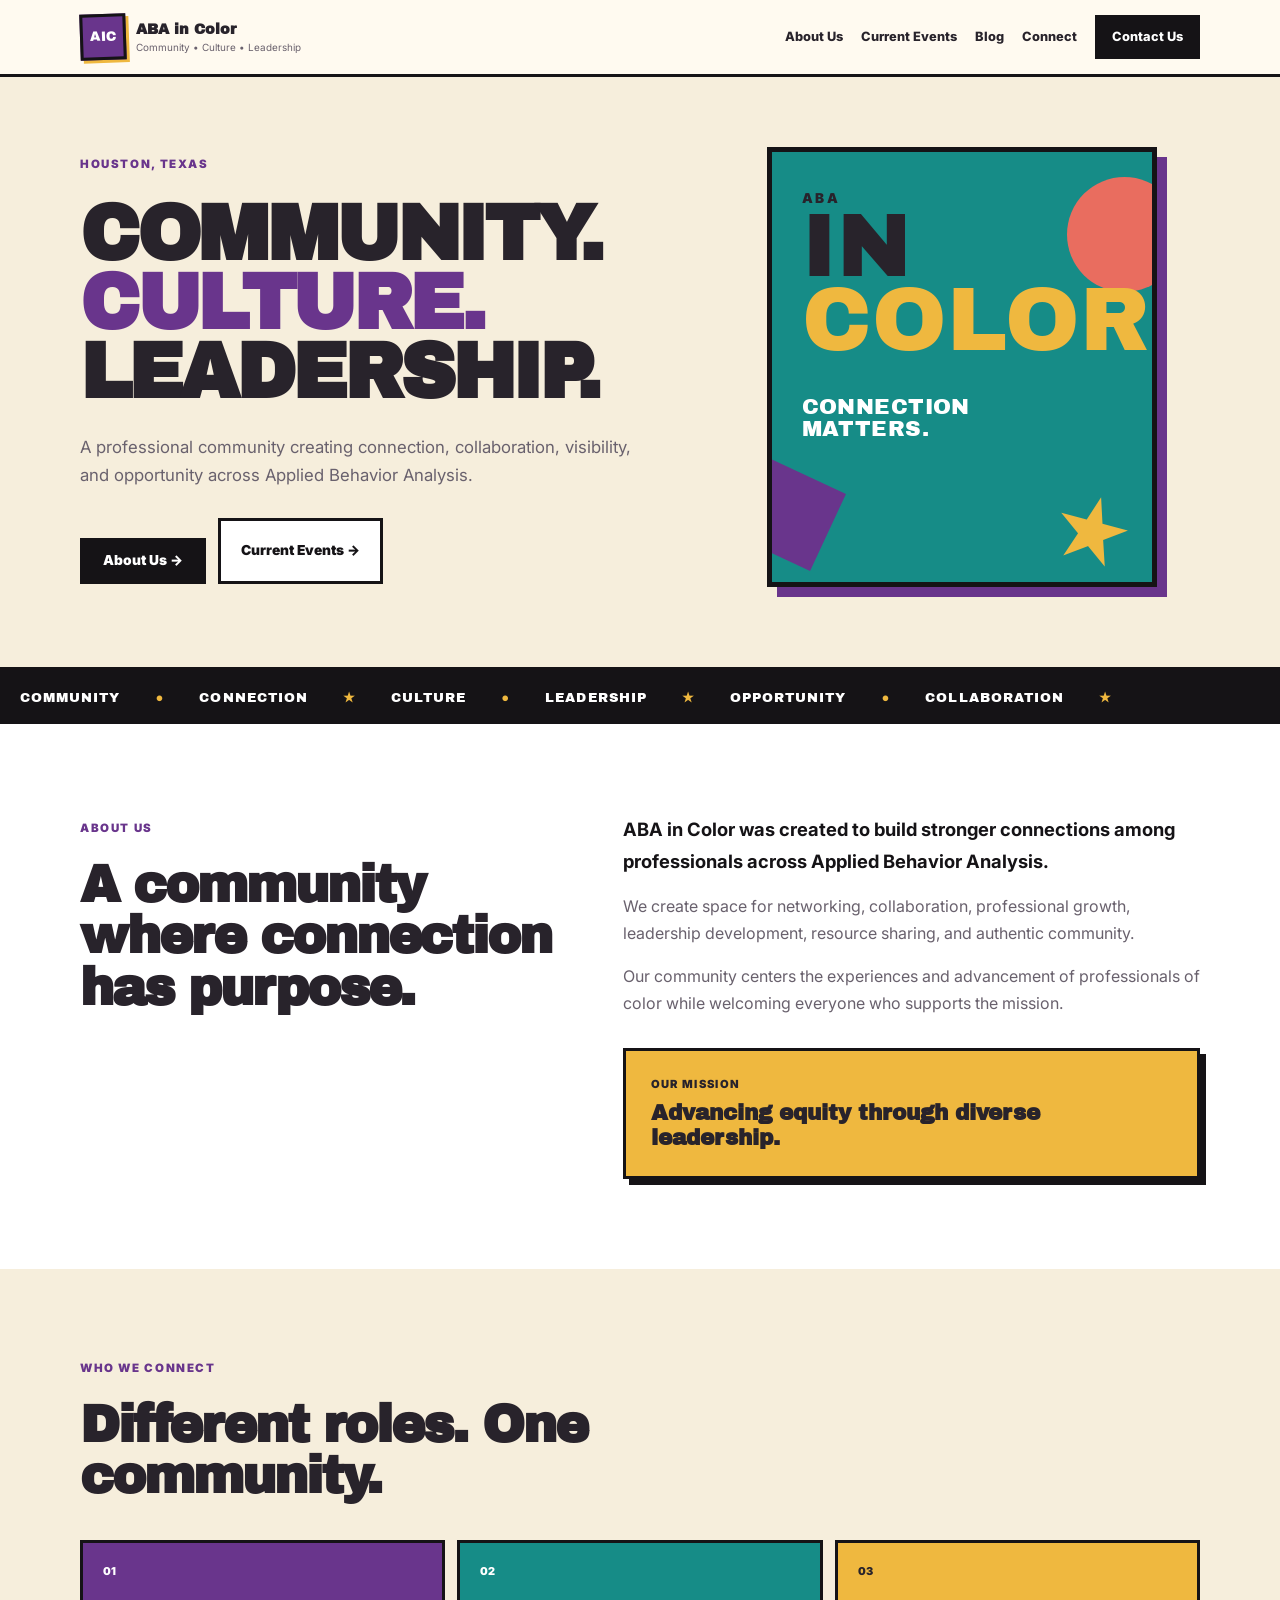
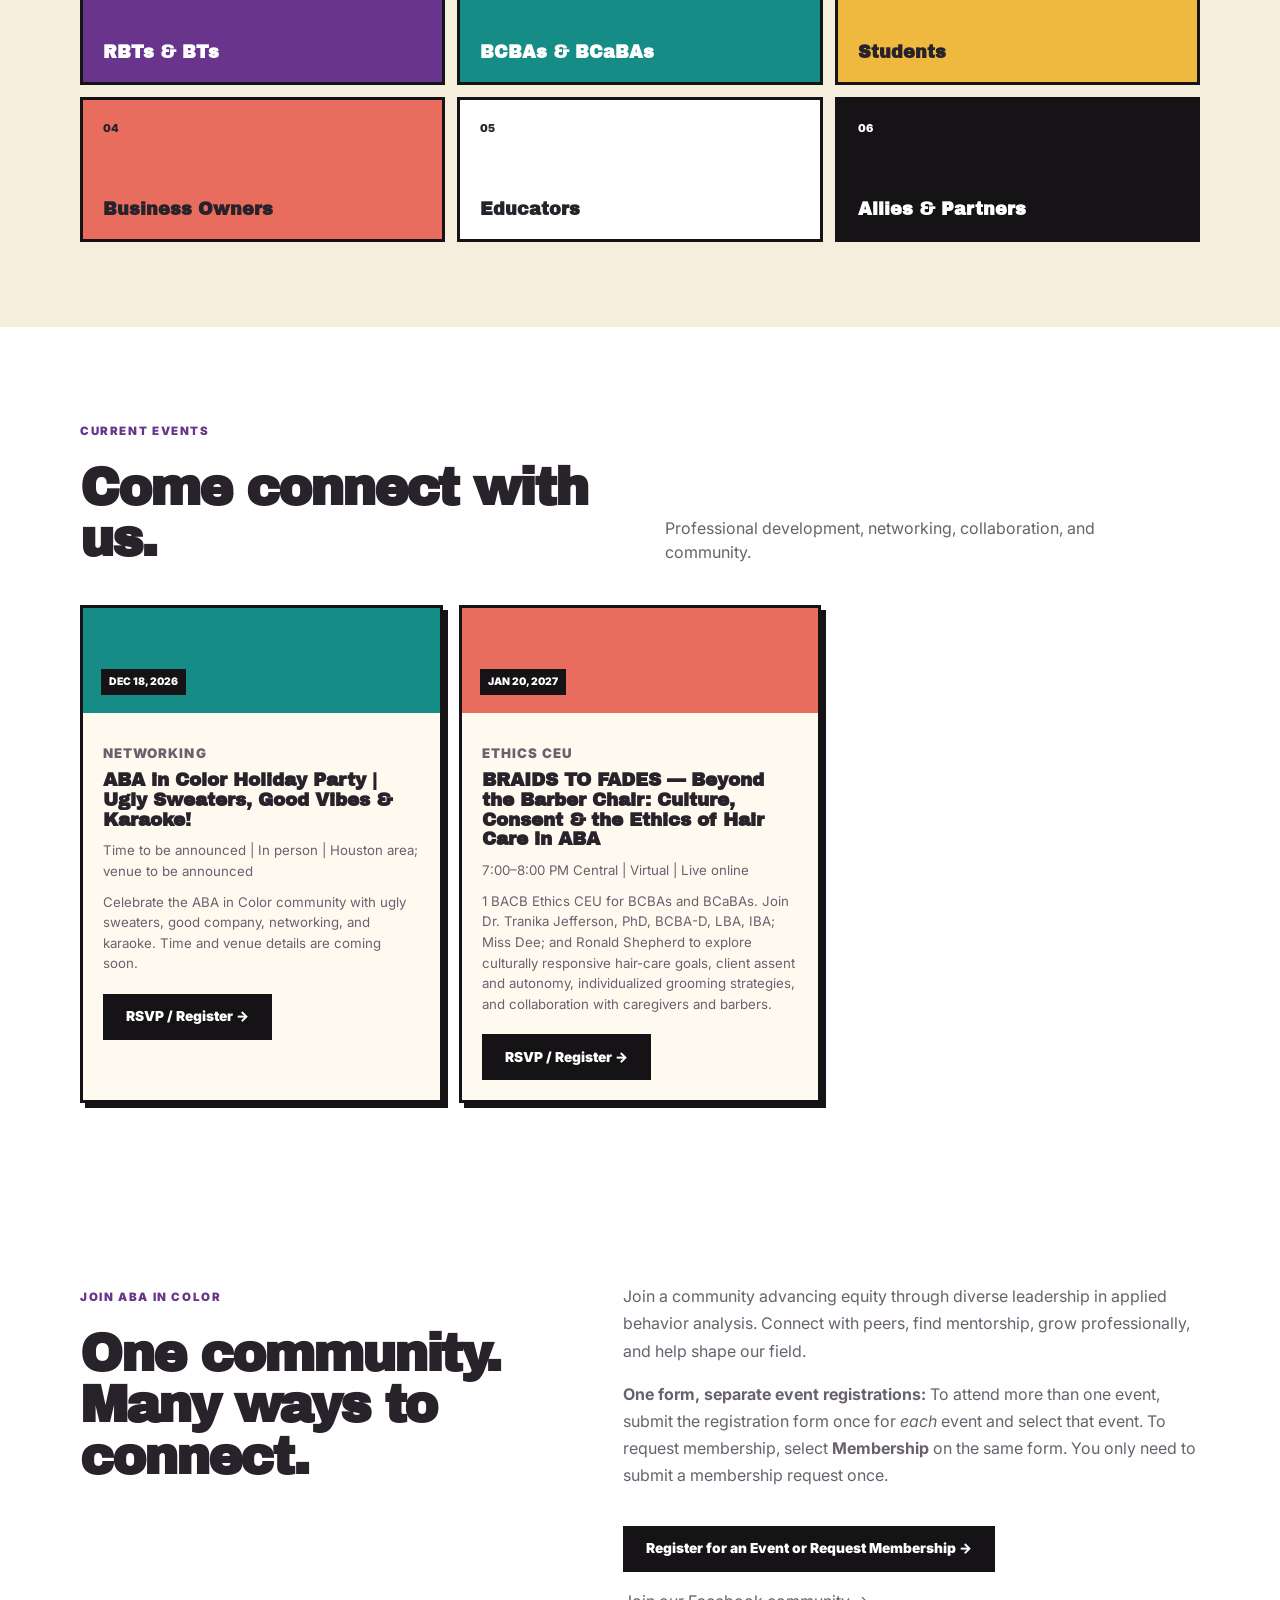
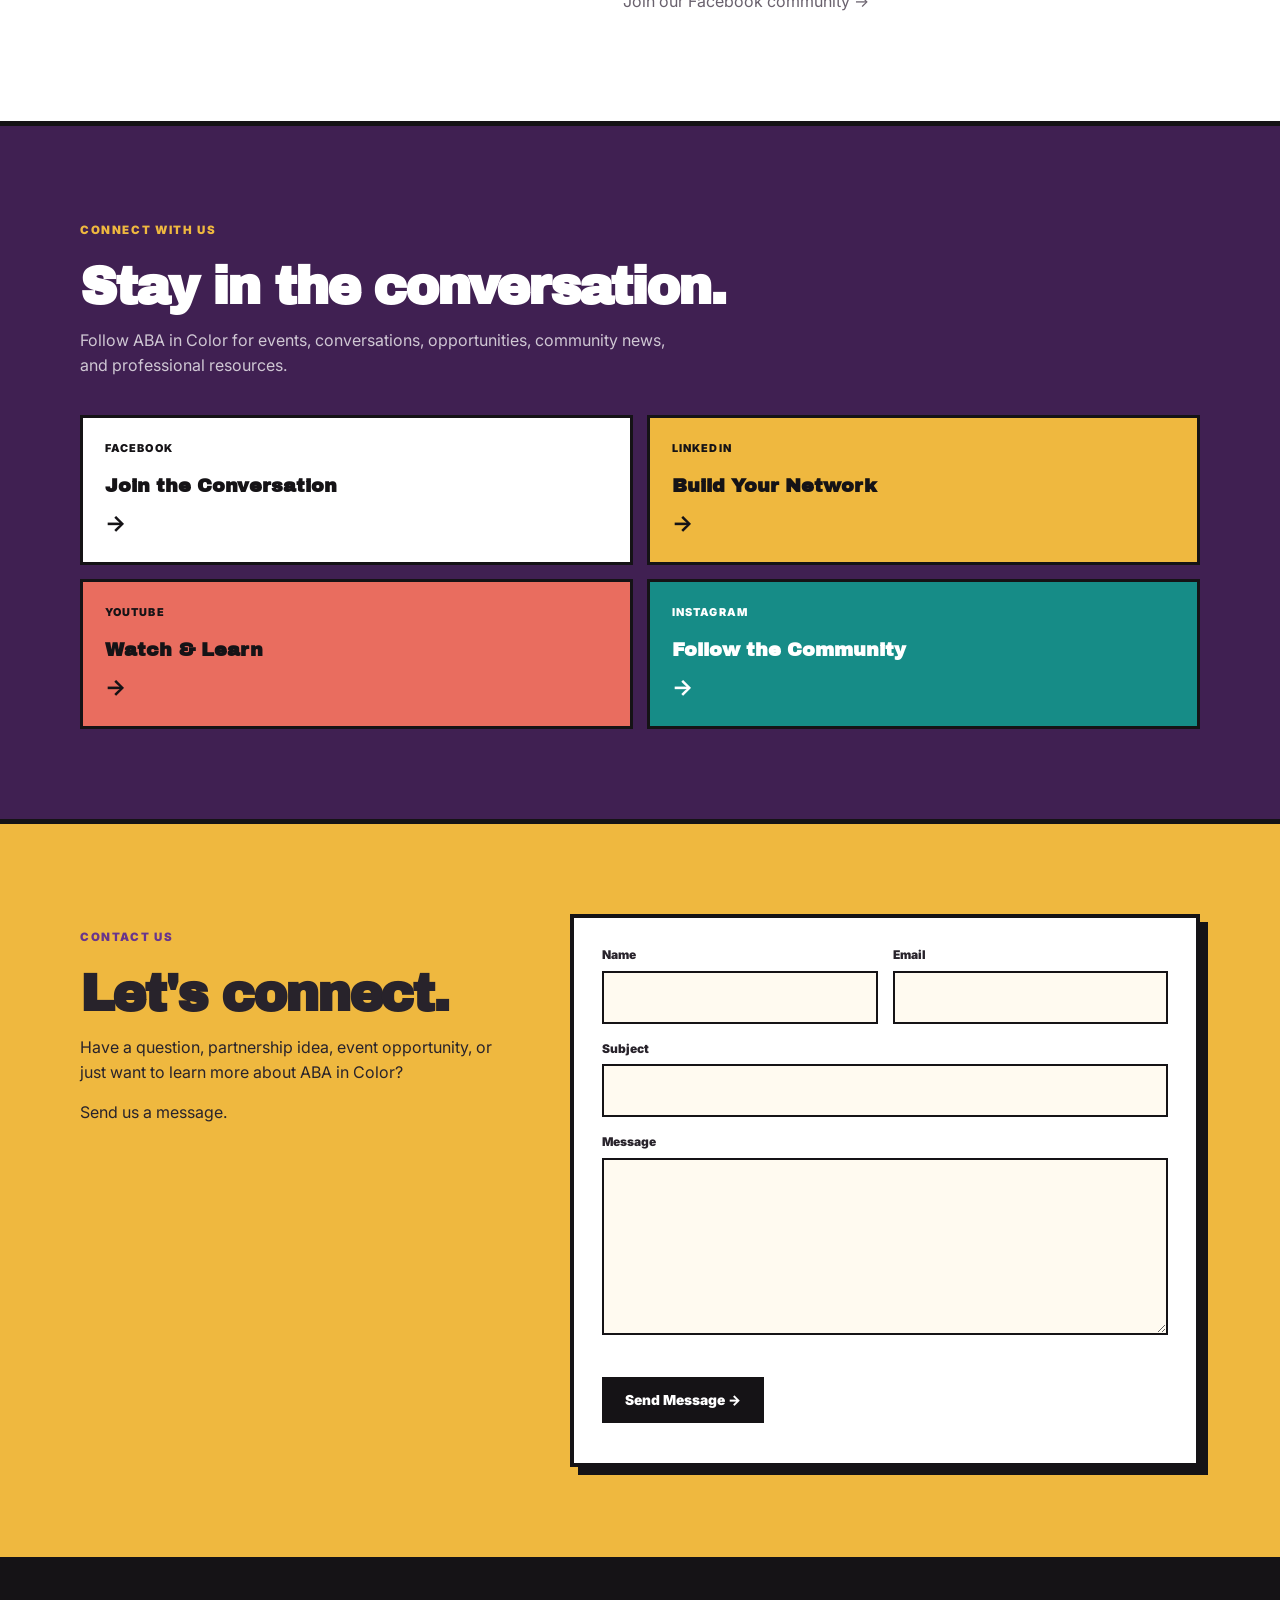
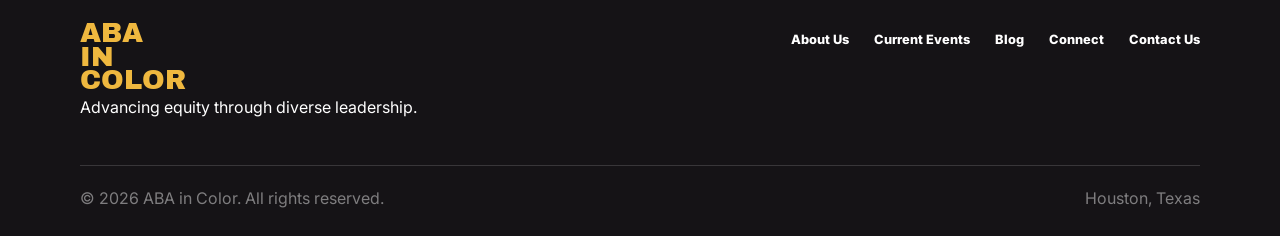
<file: index.html>
<!DOCTYPE html>
<html lang="en">

<head>
    <meta charset="UTF-8">

    <meta
        name="viewport"
        content="width=device-width, initial-scale=1.0">

    <meta
        name="description"
        content="ABA in Color is a professional community creating connection, collaboration, leadership, and opportunity across Applied Behavior Analysis.">

    <title>ABA in Color | Community • Culture • Leadership</title>

    <link rel="preconnect" href="https://fonts.googleapis.com">

    <link
        rel="preconnect"
        href="https://fonts.gstatic.com"
        crossorigin>

    <link
        href="https://fonts.googleapis.com/css2?family=Archivo+Black&family=Inter:wght@400;500;600;700;800;900&display=swap"
        rel="stylesheet">

    <link
        rel="stylesheet"
        href="css/style.css">
</head>


<body>


<!-- =========================================
     HEADER
========================================= -->

<header class="site-header">

    <div class="container nav-container">

        <a
            href="#home"
            class="brand">

            <div class="brand-mark">
                AIC
            </div>

            <div class="brand-copy">

                <strong>
                    ABA in Color
                </strong>

                <span>
                    Community • Culture • Leadership
                </span>

            </div>

        </a>


        <button
            class="menu-toggle"
            id="menuToggle"
            aria-label="Open navigation"
            aria-expanded="false">

            ☰

        </button>


        <nav
            class="main-nav"
            id="mainNav">

            <a href="#about">
                About Us
            </a>

            <a href="#events">
                Current Events
            </a>

            <a href="blog.html">
                Blog
            </a>

            <a href="#connect">
                Connect
            </a>

            <a
                href="#contact"
                class="nav-cta">

                Contact Us

            </a>

        </nav>

    </div>

</header>



<main>


<!-- =========================================
     HERO
========================================= -->

<section
    class="simple-hero"
    id="home">

    <div class="container simple-hero-grid">


        <div class="simple-hero-copy">

            <p class="section-label">
                HOUSTON, TEXAS
            </p>


            <h1>

                COMMUNITY.<br>

                <span>
                    CULTURE.
                </span><br>

                LEADERSHIP.

            </h1>


            <p class="simple-hero-intro">
                A professional community creating connection,
                collaboration, visibility, and opportunity across
                Applied Behavior Analysis.
            </p>


            <div class="simple-hero-buttons">

                <a
                    href="#about"
                    class="button button-black">

                    About Us →

                </a>


                <a
                    href="#events"
                    class="button button-light">

                    Current Events →

                </a>

            </div>

        </div>



        <div class="simple-hero-poster">

            <div class="poster-small">
                ABA
            </div>

            <div class="poster-main">
                IN
            </div>

            <div class="poster-main poster-color">
                COLOR
            </div>

            <div class="poster-message">
                CONNECTION<br>
                MATTERS.
            </div>


            <div class="poster-circle"></div>

            <div class="poster-square"></div>

            <div class="poster-star">
                ★
            </div>

        </div>


    </div>

</section>



<!-- =========================================
     CULTURE STRIP
========================================= -->

<section
    class="simple-culture-strip"
    aria-label="ABA in Color community themes">

    <div class="culture-marquee">


        <div class="culture-track">

            <span>COMMUNITY</span>
            <b>●</b>

            <span>CONNECTION</span>
            <b>★</b>

            <span>CULTURE</span>
            <b>●</b>

            <span>LEADERSHIP</span>
            <b>★</b>

            <span>OPPORTUNITY</span>
            <b>●</b>

            <span>COLLABORATION</span>
            <b>★</b>

        </div>


        <div
            class="culture-track"
            aria-hidden="true">

            <span>COMMUNITY</span>
            <b>●</b>

            <span>CONNECTION</span>
            <b>★</b>

            <span>CULTURE</span>
            <b>●</b>

            <span>LEADERSHIP</span>
            <b>★</b>

            <span>OPPORTUNITY</span>
            <b>●</b>

            <span>COLLABORATION</span>
            <b>★</b>

        </div>


    </div>

</section>



<!-- =========================================
     ABOUT US
========================================= -->

<section
    class="simple-about"
    id="about">

    <div class="container simple-section-grid">


        <div>

            <p class="section-label">
                ABOUT US
            </p>

            <h2>
                A community where
                connection has purpose.
            </h2>

        </div>



        <div class="simple-about-copy">

            <p class="large-copy">
                ABA in Color was created to build stronger
                connections among professionals across
                Applied Behavior Analysis.
            </p>


            <p>
                We create space for networking, collaboration,
                professional growth, leadership development,
                resource sharing, and authentic community.
            </p>


            <p>
                Our community centers the experiences and advancement
                of professionals of color while welcoming everyone
                who supports the mission.
            </p>


            <div class="mission-box">

                <span>
                    OUR MISSION
                </span>

                <strong>
                    Advancing equity through
                    diverse leadership.
                </strong>

            </div>

        </div>


    </div>

</section>



<!-- =========================================
     WHO WE CONNECT
========================================= -->

<section class="simple-community">

    <div class="container">


        <div class="simple-section-heading">

            <p class="section-label">
                WHO WE CONNECT
            </p>

            <h2>
                Different roles.
                One community.
            </h2>

        </div>



        <div class="simple-community-grid">


            <article>

                <span>
                    01
                </span>

                <h3>
                    RBTs & BTs
                </h3>

            </article>



            <article>

                <span>
                    02
                </span>

                <h3>
                    BCBAs & BCaBAs
                </h3>

            </article>



            <article>

                <span>
                    03
                </span>

                <h3>
                    Students
                </h3>

            </article>



            <article>

                <span>
                    04
                </span>

                <h3>
                    Business Owners
                </h3>

            </article>



            <article>

                <span>
                    05
                </span>

                <h3>
                    Educators
                </h3>

            </article>



            <article>

                <span>
                    06
                </span>

                <h3>
                    Allies & Partners
                </h3>

            </article>


        </div>

    </div>

</section>



<!-- =========================================
     CURRENT EVENTS
========================================= -->

<section
    class="simple-events"
    id="events">

    <div class="container">


        <div class="simple-events-header">

            <div>

                <p class="section-label">
                    CURRENT EVENTS
                </p>

                <h2>
                    Come connect
                    with us.
                </h2>

            </div>


            <p>
                Professional development, networking,
                collaboration, and community.
            </p>

        </div>



        <div
            class="simple-events-grid"
            id="simpleEventsGrid">

            <p>
                Loading current events...
            </p>

        </div>


    </div>

</section>




<!-- MEMBERSHIP AND REGISTRATION GUIDANCE -->
<section class="simple-about" id="membership" aria-labelledby="membershipTitle">
  <div class="container simple-section-grid">
    <div>
      <p class="section-label">JOIN ABA IN COLOR</p>
      <h2 id="membershipTitle">One community. Many ways to connect.</h2>
    </div>
    <div class="simple-about-copy">
      <p>Join a community advancing equity through diverse leadership in applied behavior analysis. Connect with peers, find mentorship, grow professionally, and help shape our field.</p>
      <p><strong>One form, separate event registrations:</strong> To attend more than one event, submit the registration form once for <em>each</em> event and select that event. To request membership, select <strong>Membership</strong> on the same form. You only need to submit a membership request once.</p>
      <p><a class="button button-black" href="https://bit.ly/abaincolor" target="_blank" rel="noopener noreferrer">Register for an Event or Request Membership →</a></p>
      <p><a href="https://www.facebook.com/share/g/19oCqqvaAV/" target="_blank" rel="noopener noreferrer">Join our Facebook community →</a></p>
    </div>
  </div>
</section>

<!-- =========================================
     CONNECT
========================================= -->

<section
    class="simple-connect"
    id="connect">

    <div class="container">


        <div class="simple-section-heading">

            <p class="section-label light-label">
                CONNECT WITH US
            </p>

            <h2>
                Stay in the conversation.
            </h2>

            <p>
                Follow ABA in Color for events,
                conversations, opportunities,
                community news, and professional resources.
            </p>

        </div>



        <div class="social-grid">


            <a
                href="https://www.facebook.com/profile.php?id=61591704453161"
                class="social-card"
                target="_blank"
                rel="noopener">

                <span>
                    FACEBOOK
                </span>

                <strong>
                    Join the Conversation
                </strong>

                <b>
                    →
                </b>

            </a>



            <a
                href="https://www.linkedin.com/company/aba-in-color-houston/home/?viewAsMember=true"
                class="social-card"
                target="_blank"
                rel="noopener">

                <span>
                    LINKEDIN
                </span>

                <strong>
                    Build Your Network
                </strong>

                <b>
                    →
                </b>

            </a>



            <a
                href="https://www.youtube.com/@ABAincolorHouston"
                class="social-card"
                target="_blank"
                rel="noopener">

                <span>
                    YOUTUBE
                </span>

                <strong>
                    Watch & Learn
                </strong>

                <b>
                    →
                </b>

            </a>



            <a
                href="https://www.instagram.com/aba_in_color_houston/"
                class="social-card"
                target="_blank"
                rel="noopener">

                <span>
                    INSTAGRAM
                </span>

                <strong>
                    Follow the Community
                </strong>

                <b>
                    →
                </b>

            </a>


        </div>

    </div>

</section>



<!-- =========================================
     CONTACT
========================================= -->

<section
    class="simple-contact"
    id="contact">

    <div class="container simple-contact-grid">


        <div>

            <p class="section-label">
                CONTACT US
            </p>

            <h2>
                Let's connect.
            </h2>

            <p>
                Have a question, partnership idea,
                event opportunity, or just want to learn
                more about ABA in Color?
            </p>

            <p>
                Send us a message.
            </p>

        </div>



        <form
    class="simple-contact-form"
    id="contactForm"
    action="https://script.google.com/macros/s/AKfycbyHL6p9N936zNsVTwGBj01n5iH767VMSVFVkoAKF3Wp4_ChnY72905QUmAggNx5j4cIDw/exec"
    method="POST"
    target="contactSubmissionFrame"
>

    <div class="form-row">

        <div>
            <label for="contactName">Name</label>
            <input
                type="text"
                id="contactName"
                name="name"
                required
            >
        </div>

        <div>
            <label for="contactEmail">Email</label>
            <input
                type="email"
                id="contactEmail"
                name="email"
                required
            >
        </div>

    </div>


    <div>
        <label for="contactSubject">Subject</label>
        <input
            type="text"
            id="contactSubject"
            name="subject"
            required
        >
    </div>


    <div>
        <label for="contactMessage">Message</label>
        <textarea
            id="contactMessage"
            name="message"
            rows="6"
            required
        ></textarea>
    </div>


    <!-- Invisible spam protection -->
    <div
        class="contact-honeypot"
        aria-hidden="true"
    >
        <label for="contactWebsite">
            Leave this field empty
        </label>

        <input
            type="text"
            id="contactWebsite"
            name="website"
            tabindex="-1"
            autocomplete="off"
        >
    </div>


    <button
        type="submit"
        class="button button-black"
        id="contactSubmitButton"
    >
        Send Message →
    </button>


    <p
        class="contact-form-message"
        id="contactFormMessage"
        aria-live="polite"
    ></p>

</form>


<iframe
    name="contactSubmissionFrame"
    id="contactSubmissionFrame"
    title="Contact form submission"
    hidden
></iframe>


    </div>

</section>


</main>



<!-- =========================================
     FOOTER
========================================= -->

<footer class="site-footer">


    <div class="container simple-footer">


        <div>

            <div class="footer-logo">

                ABA<br>
                IN<br>
                COLOR

            </div>


            <p>
                Advancing equity through
                diverse leadership.
            </p>

        </div>



        <div class="simple-footer-links">

            <a href="#about">
                About Us
            </a>

            <a href="#events">
                Current Events
            </a>

            <a href="blog.html">
                Blog
            </a>

            <a href="#connect">
                Connect
            </a>

            <a href="#contact">
                Contact Us
            </a>

        </div>


    </div>



    <div class="container footer-bottom">

        <p>
            © <span id="currentYear"></span>
            ABA in Color. All rights reserved.
        </p>

        <p>
            Houston, Texas
        </p>

    </div>


</footer>



<script src="js/main.js"></script>

</body>

</html>
</file>
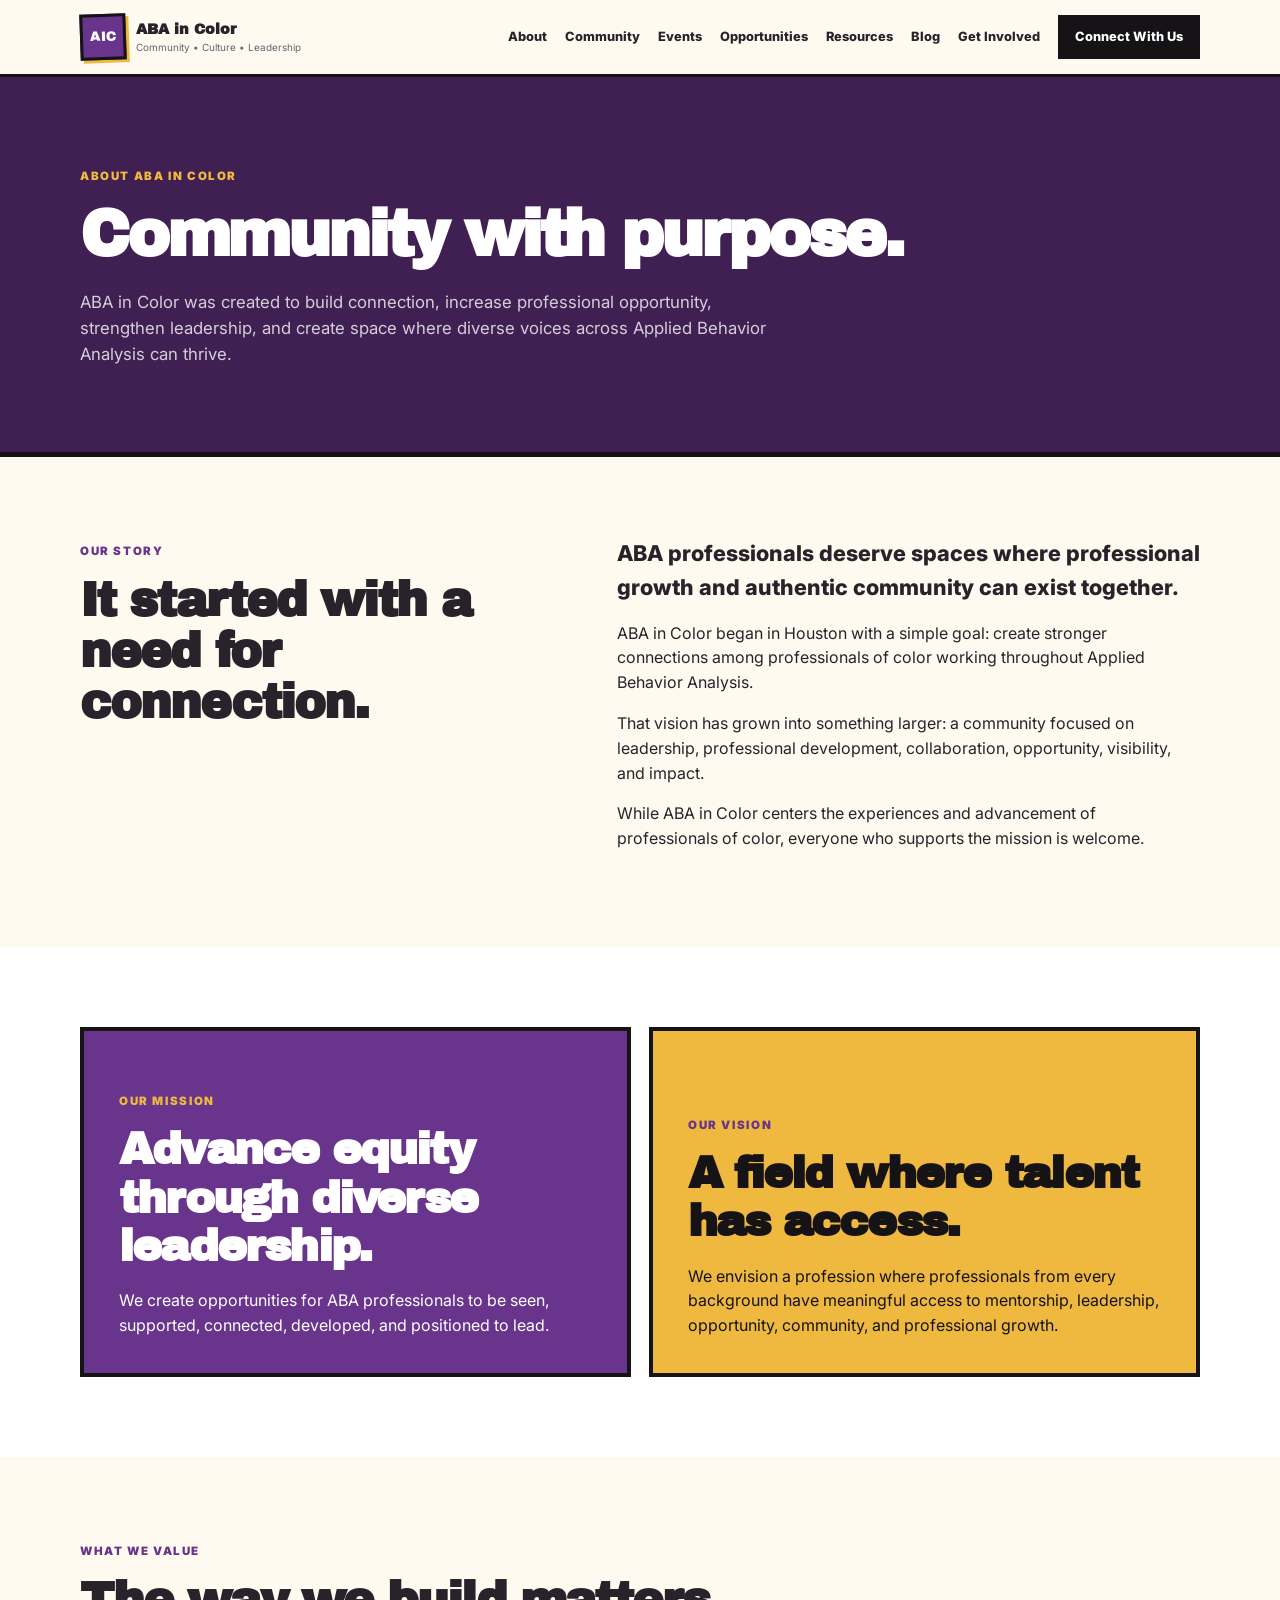
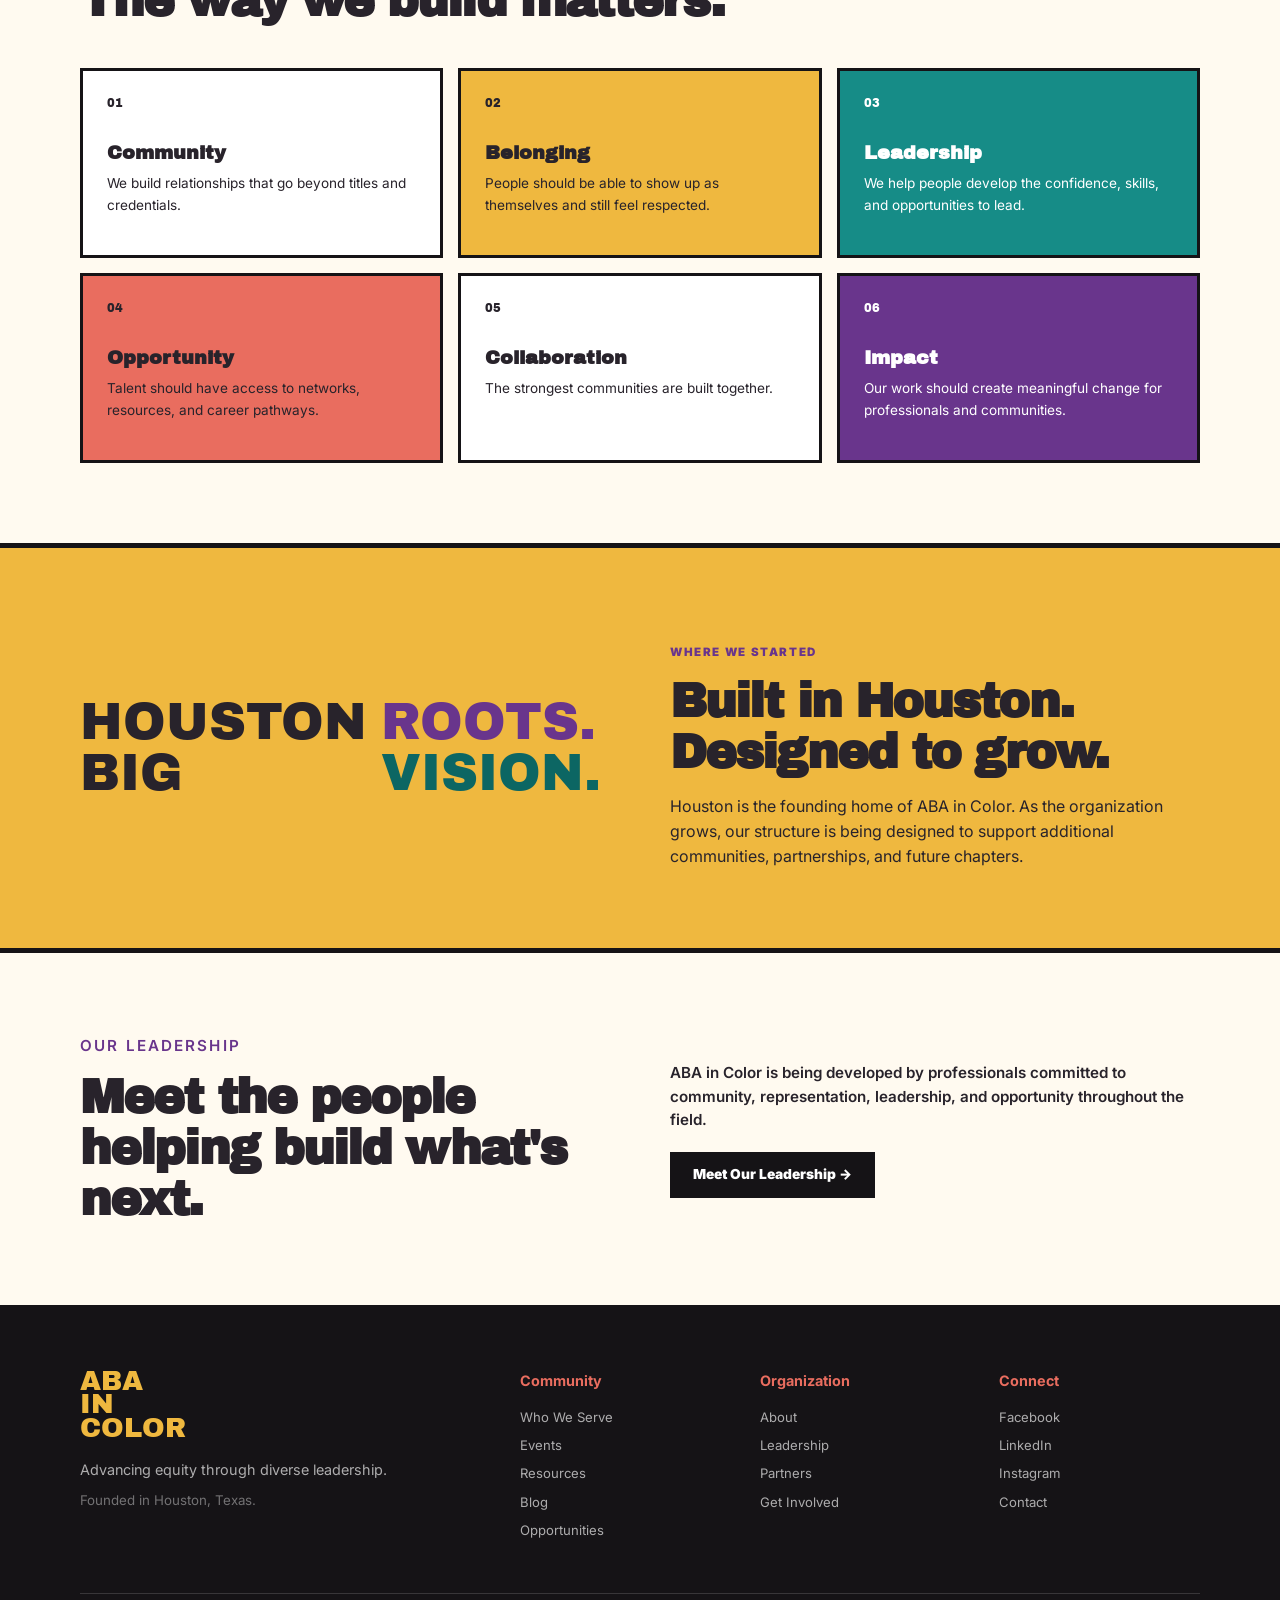
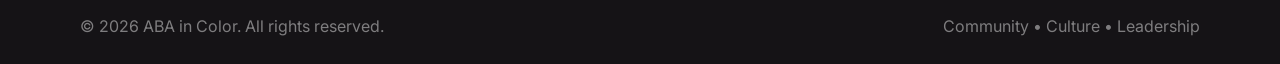
<file: about.html>
<!DOCTYPE html>
<html lang="en">

<head>
    <meta charset="UTF-8">

    <meta
        name="viewport"
        content="width=device-width, initial-scale=1.0">

    <meta
        name="description"
        content="Learn about ABA in Color, our mission, vision, values, and community.">

    <title>About | ABA in Color</title>

    <link rel="preconnect" href="https://fonts.googleapis.com">

    <link
        rel="preconnect"
        href="https://fonts.gstatic.com"
        crossorigin>

    <link
        href="https://fonts.googleapis.com/css2?family=Archivo+Black&family=Inter:wght@400;500;600;700;800;900&display=swap"
        rel="stylesheet">

    <link
        rel="stylesheet"
        href="css/style.css">
</head>


<body>


    <!-- ==============================
         HEADER
    =============================== -->

    <header class="site-header">

        <div class="container nav-container">

            <a href="index.html" class="brand">

                <div class="brand-mark">
                    AIC
                </div>

                <div class="brand-copy">

                    <strong>
                        ABA in Color
                    </strong>

                    <span>
                        Community • Culture • Leadership
                    </span>

                </div>

            </a>


            <button
                class="menu-toggle"
                id="menuToggle"
                aria-label="Open navigation"
                aria-expanded="false">

                ☰

            </button>


            <nav
                class="main-nav"
                id="mainNav">

                <a href="about.html">
                    About
                </a>

                <a href="community.html">
                    Community
                </a>

                <a href="events.html">
                    Events
                </a>

                <a href="opportunities.html">
                    Opportunities
                </a>

                <a href="resources.html">
                    Resources
                </a>

                <a href="blog.html">
                    Blog
                </a>

                <a href="get-involved.html">
                    Get Involved
                </a>

                <a
                    href="contact.html"
                    class="nav-cta">

                    Connect With Us

                </a>

            </nav>

        </div>

    </header>



    <main>


        <!-- ==============================
             PAGE HERO
        =============================== -->

        <section class="page-hero page-hero-purple">

            <div class="container">

                <p class="section-label light-label">
                    ABOUT ABA IN COLOR
                </p>

                <h1>
                    Community with
                    purpose.
                </h1>

                <p class="page-hero-copy">
                    ABA in Color was created to build connection,
                    increase professional opportunity, strengthen
                    leadership, and create space where diverse voices
                    across Applied Behavior Analysis can thrive.
                </p>

            </div>

        </section>



        <!-- ==============================
             OUR STORY
        =============================== -->

        <section class="section">

            <div class="container intro-grid">

                <div>

                    <p class="section-label">
                        OUR STORY
                    </p>

                    <h2>
                        It started with
                        a need for connection.
                    </h2>

                </div>


                <div class="intro-copy">

                    <p class="large-copy">
                        ABA professionals deserve spaces where
                        professional growth and authentic community
                        can exist together.
                    </p>

                    <p>
                        ABA in Color began in Houston with a simple
                        goal: create stronger connections among
                        professionals of color working throughout
                        Applied Behavior Analysis.
                    </p>

                    <p>
                        That vision has grown into something larger:
                        a community focused on leadership,
                        professional development, collaboration,
                        opportunity, visibility, and impact.
                    </p>

                    <p>
                        While ABA in Color centers the experiences
                        and advancement of professionals of color,
                        everyone who supports the mission is welcome.
                    </p>

                </div>

            </div>

        </section>



        <!-- ==============================
             MISSION AND VISION
        =============================== -->

        <section class="section mission-section">

            <div class="container mission-grid">


                <article class="mission-card mission-purple">

                    <p class="section-label light-label">
                        OUR MISSION
                    </p>

                    <h2>
                        Advance equity through
                        diverse leadership.
                    </h2>

                    <p>
                        We create opportunities for ABA professionals
                        to be seen, supported, connected, developed,
                        and positioned to lead.
                    </p>

                </article>


                <article class="mission-card mission-gold">

                    <p class="section-label">
                        OUR VISION
                    </p>

                    <h2>
                        A field where talent
                        has access.
                    </h2>

                    <p>
                        We envision a profession where professionals
                        from every background have meaningful access
                        to mentorship, leadership, opportunity,
                        community, and professional growth.
                    </p>

                </article>


            </div>

        </section>



        <!-- ==============================
             VALUES
        =============================== -->

        <section class="section values-section">

            <div class="container">

                <div class="section-heading">

                    <p class="section-label">
                        WHAT WE VALUE
                    </p>

                    <h2>
                        The way we build
                        matters.
                    </h2>

                </div>


                <div class="values-grid">

                    <article>
                        <span>01</span>
                        <h3>Community</h3>
                        <p>
                            We build relationships that go beyond
                            titles and credentials.
                        </p>
                    </article>


                    <article>
                        <span>02</span>
                        <h3>Belonging</h3>
                        <p>
                            People should be able to show up as
                            themselves and still feel respected.
                        </p>
                    </article>


                    <article>
                        <span>03</span>
                        <h3>Leadership</h3>
                        <p>
                            We help people develop the confidence,
                            skills, and opportunities to lead.
                        </p>
                    </article>


                    <article>
                        <span>04</span>
                        <h3>Opportunity</h3>
                        <p>
                            Talent should have access to networks,
                            resources, and career pathways.
                        </p>
                    </article>


                    <article>
                        <span>05</span>
                        <h3>Collaboration</h3>
                        <p>
                            The strongest communities are built
                            together.
                        </p>
                    </article>


                    <article>
                        <span>06</span>
                        <h3>Impact</h3>
                        <p>
                            Our work should create meaningful change
                            for professionals and communities.
                        </p>
                    </article>

                </div>

            </div>

        </section>



        <!-- ==============================
             HOUSTON ROOTS
        =============================== -->

        <section class="belong-section">

            <div class="container belong-grid">

                <div class="belong-art">

                    <span>HOUSTON</span>

                    <span>ROOTS.</span>

                    <span>BIG</span>

                    <span>VISION.</span>

                </div>


                <div class="belong-copy">

                    <p class="section-label">
                        WHERE WE STARTED
                    </p>

                    <h2>
                        Built in Houston.
                        Designed to grow.
                    </h2>

                    <p>
                        Houston is the founding home of ABA in Color.
                        As the organization grows, our structure is
                        being designed to support additional communities,
                        partnerships, and future chapters.
                    </p>

                </div>

            </div>

        </section>



        <!-- ==============================
             LEADERSHIP CTA
        =============================== -->

        <section class="section">

            <div class="container partners-grid">

                <div>

                    <p class="section-label">
                        OUR LEADERSHIP
                    </p>

                    <h2>
                        Meet the people
                        helping build what's next.
                    </h2>

                </div>


                <div>

                    <p>
                        ABA in Color is being developed by professionals
                        committed to community, representation,
                        leadership, and opportunity throughout the field.
                    </p>

                    <a
                        href="leadership.html"
                        class="button button-black">

                        Meet Our Leadership →

                    </a>

                </div>

            </div>

        </section>



    </main>



    <!-- ==============================
         FOOTER
    =============================== -->

    <footer class="site-footer">

        <div class="container footer-grid">


            <div class="footer-brand">

                <div class="footer-logo">

                    ABA<br>
                    IN<br>
                    COLOR

                </div>

                <p>
                    Advancing equity through diverse leadership.
                </p>

                <small>
                    Founded in Houston, Texas.
                </small>

            </div>


            <div>

                <h4>
                    Community
                </h4>

                <a href="community.html">
                    Who We Serve
                </a>

                <a href="events.html">
                    Events
                </a>

                <a href="resources.html">
                    Resources
                </a>

                <a href="blog.html">
                    Blog
                </a>

                <a href="opportunities.html">
                    Opportunities
                </a>

            </div>


            <div>

                <h4>
                    Organization
                </h4>

                <a href="about.html">
                    About
                </a>

                <a href="leadership.html">
                    Leadership
                </a>

                <a href="partners.html">
                    Partners
                </a>

                <a href="get-involved.html">
                    Get Involved
                </a>

            </div>


            <div>

                <h4>
                    Connect
                </h4>

                <a href="#">
                    Facebook
                </a>

                <a href="#">
                    LinkedIn
                </a>

                <a href="#">
                    Instagram
                </a>

                <a href="contact.html">
                    Contact
                </a>

            </div>


        </div>


        <div class="container footer-bottom">

            <p>

                © <span id="currentYear"></span>
                ABA in Color.
                All rights reserved.

            </p>

            <p>
                Community • Culture • Leadership
            </p>

        </div>

    </footer>


    <script src="js/main.js"></script>

</body>

</html>
</file>
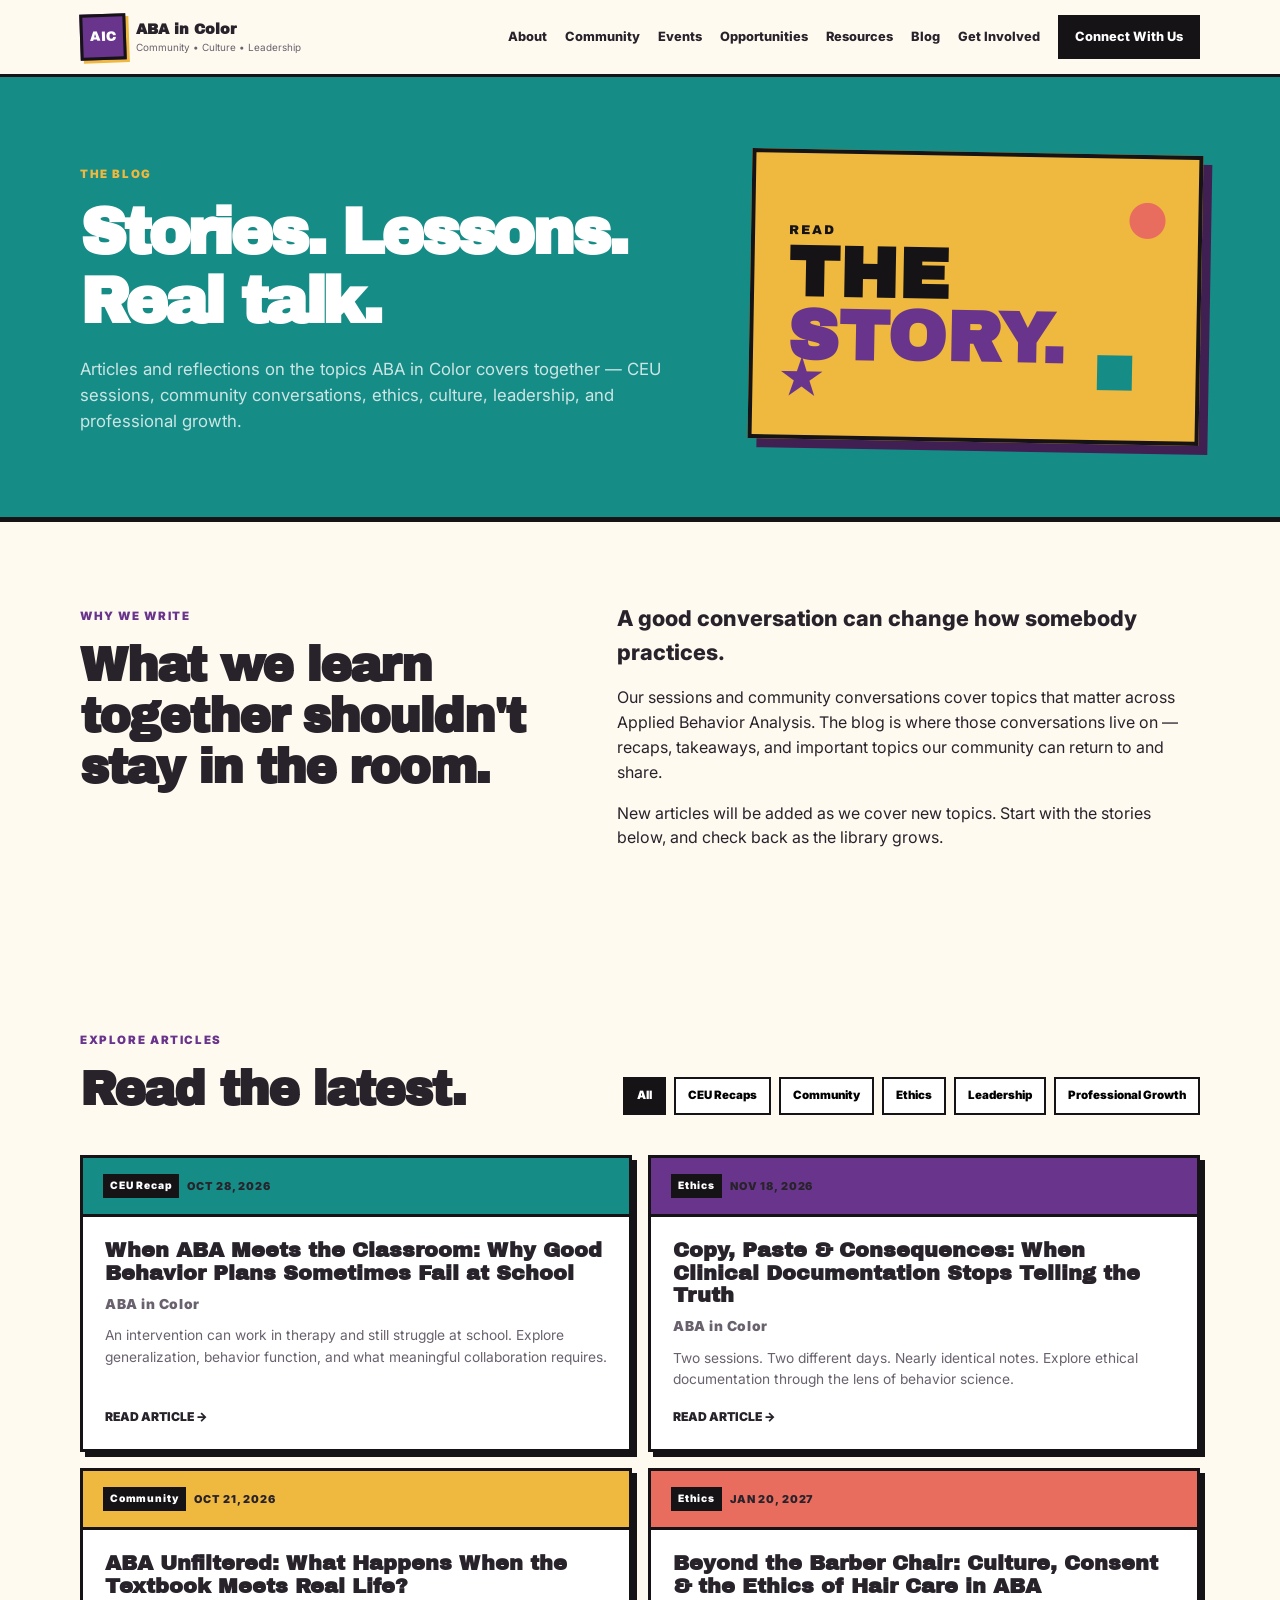
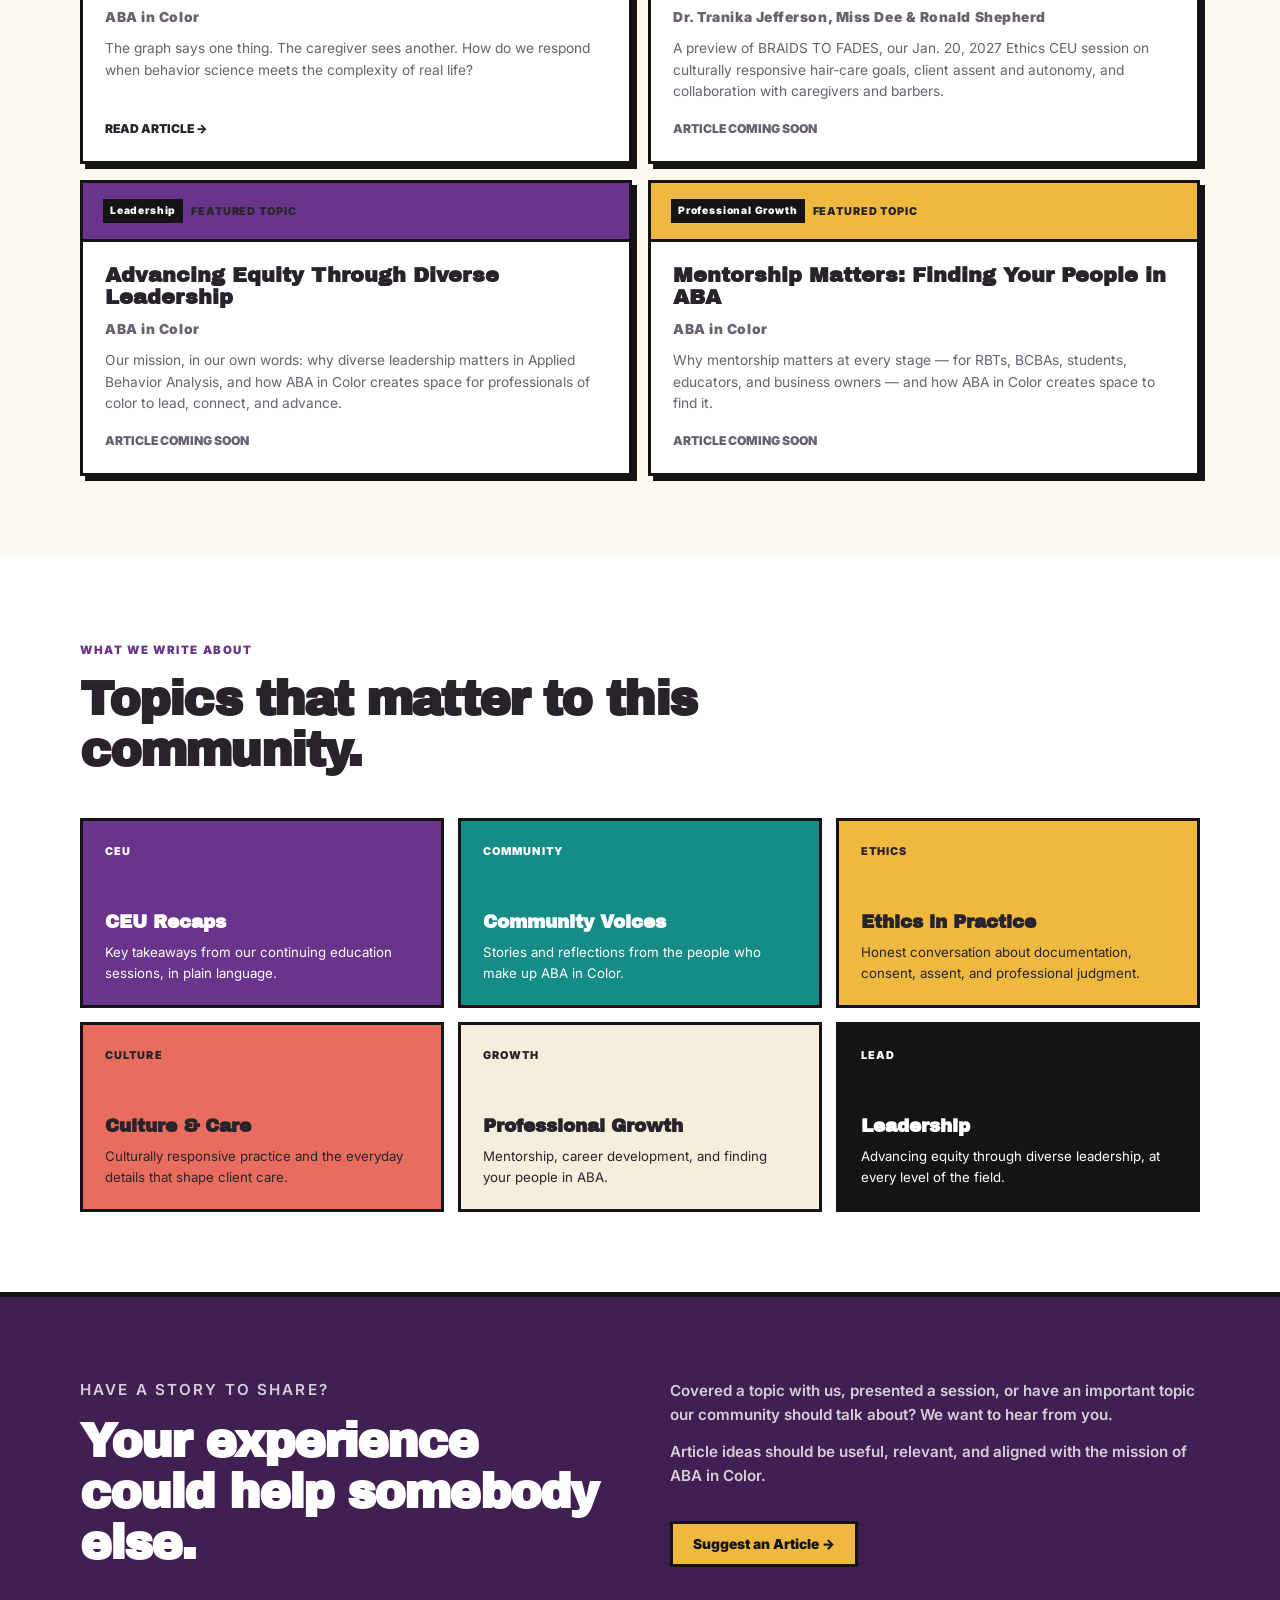
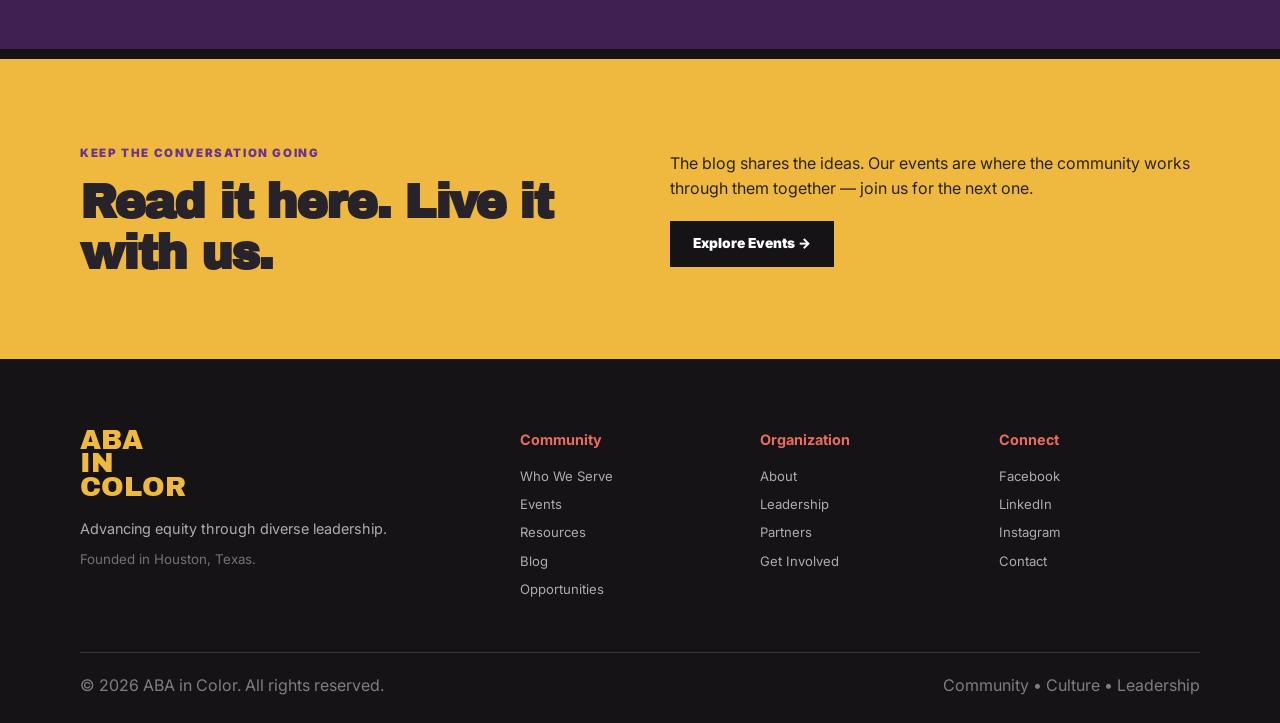
<file: blog.html>
<!DOCTYPE html>
<html lang="en">

<head>
    <meta charset="UTF-8">

    <meta
        name="viewport"
        content="width=device-width, initial-scale=1.0">

    <meta
        name="description"
        content="Read articles and stories from ABA in Color on CEU topics, ethics, leadership, community, culture, and professional growth across Applied Behavior Analysis.">

    <title>Blog | ABA in Color</title>

    <link rel="preconnect" href="https://fonts.googleapis.com">

    <link
        rel="preconnect"
        href="https://fonts.gstatic.com"
        crossorigin>

    <link
        href="https://fonts.googleapis.com/css2?family=Archivo+Black&family=Inter:wght@400;500;600;700;800;900&display=swap"
        rel="stylesheet">

    <link
        rel="stylesheet"
        href="css/style.css">
</head>


<body>


    <!-- HEADER -->

    <header class="site-header">

        <div class="container nav-container">

            <a href="index.html" class="brand">

                <div class="brand-mark">
                    AIC
                </div>

                <div class="brand-copy">

                    <strong>
                        ABA in Color
                    </strong>

                    <span>
                        Community • Culture • Leadership
                    </span>

                </div>

            </a>


            <button
                class="menu-toggle"
                id="menuToggle"
                aria-label="Open navigation"
                aria-expanded="false">

                ☰

            </button>


            <nav
                class="main-nav"
                id="mainNav">

                <a href="about.html">About</a>
                <a href="community.html">Community</a>
                <a href="events.html">Events</a>
                <a href="opportunities.html">Opportunities</a>
                <a href="resources.html">Resources</a>
                <a href="blog.html">Blog</a>
                <a href="get-involved.html">Get Involved</a>

                <a
                    href="contact.html"
                    class="nav-cta">

                    Connect With Us

                </a>

            </nav>

        </div>

    </header>



    <main>


        <!-- HERO -->

        <section class="page-hero blog-page-hero">

            <div class="container blog-hero-grid">

                <div>

                    <p class="section-label light-label">
                        THE BLOG
                    </p>

                    <h1>
                        Stories.
                        Lessons.
                        Real talk.
                    </h1>

                    <p class="page-hero-copy">
                        Articles and reflections on the topics
                        ABA in Color covers together — CEU sessions,
                        community conversations, ethics, culture,
                        leadership, and professional growth.
                    </p>

                </div>


                <div class="blog-poster">

                    <span>
                        READ
                    </span>

                    <strong>
                        THE
                    </strong>

                    <strong>
                        STORY.
                    </strong>

                    <div class="blog-poster-shapes">
                        <span>●</span>
                        <span>■</span>
                        <span>★</span>
                    </div>

                </div>

            </div>

        </section>



        <!-- INTRO -->

        <section class="section">

            <div class="container intro-grid">

                <div>

                    <p class="section-label">
                        WHY WE WRITE
                    </p>

                    <h2>
                        What we learn together
                        shouldn't stay in the room.
                    </h2>

                </div>


                <div class="intro-copy">

                    <p class="large-copy">
                        A good conversation can change
                        how somebody practices.
                    </p>

                    <p>
                        Our sessions and community conversations
                        cover topics that matter across Applied
                        Behavior Analysis. The blog is where those
                        conversations live on — recaps, takeaways,
                        and important topics our community can
                        return to and share.
                    </p>

                    <p>
                        New articles will be added as we cover
                        new topics. Start with the stories below,
                        and check back as the library grows.
                    </p>

                </div>

            </div>

        </section>



        <!-- FILTERS + ARTICLES -->

        <section class="blog-list-section">

            <div class="container">

                <div class="blog-list-header">

                    <div>

                        <p class="section-label">
                            EXPLORE ARTICLES
                        </p>

                        <h2>
                            Read the latest.
                        </h2>

                    </div>


                    <div
                        class="blog-filters"
                        id="blogFilters">

                        <button
                            class="blog-filter active"
                            data-filter="all">

                            All

                        </button>

                        <button
                            class="blog-filter"
                            data-filter="CEU Recap">

                            CEU Recaps

                        </button>

                        <button
                            class="blog-filter"
                            data-filter="Community">

                            Community

                        </button>

                        <button
                            class="blog-filter"
                            data-filter="Ethics">

                            Ethics

                        </button>

                        <button
                            class="blog-filter"
                            data-filter="Leadership">

                            Leadership

                        </button>

                        <button
                            class="blog-filter"
                            data-filter="Professional Growth">

                            Professional Growth

                        </button>

                    </div>

                </div>


                <div
                    class="blog-page-grid"
                    id="blogPageGrid">

                    <p>
                        Loading articles...
                    </p>

                </div>

            </div>

        </section>



        <!-- BLOG TOPICS -->

        <section class="section blog-topics-section">

            <div class="container">

                <div class="section-heading">

                    <p class="section-label">
                        WHAT WE WRITE ABOUT
                    </p>

                    <h2>
                        Topics that matter
                        to this community.
                    </h2>

                </div>


                <div class="blog-topic-grid">

                    <article class="blog-topic-purple">
                        <span>CEU</span>
                        <h3>CEU Recaps</h3>
                        <p>
                            Key takeaways from our continuing
                            education sessions, in plain language.
                        </p>
                    </article>

                    <article class="blog-topic-teal">
                        <span>COMMUNITY</span>
                        <h3>Community Voices</h3>
                        <p>
                            Stories and reflections from the
                            people who make up ABA in Color.
                        </p>
                    </article>

                    <article class="blog-topic-gold">
                        <span>ETHICS</span>
                        <h3>Ethics in Practice</h3>
                        <p>
                            Honest conversation about documentation,
                            consent, assent, and professional judgment.
                        </p>
                    </article>

                    <article class="blog-topic-coral">
                        <span>CULTURE</span>
                        <h3>Culture &amp; Care</h3>
                        <p>
                            Culturally responsive practice and the
                            everyday details that shape client care.
                        </p>
                    </article>

                    <article class="blog-topic-cream">
                        <span>GROWTH</span>
                        <h3>Professional Growth</h3>
                        <p>
                            Mentorship, career development, and
                            finding your people in ABA.
                        </p>
                    </article>

                    <article class="blog-topic-black">
                        <span>LEAD</span>
                        <h3>Leadership</h3>
                        <p>
                            Advancing equity through diverse
                            leadership, at every level of the field.
                        </p>
                    </article>

                </div>

            </div>

        </section>



        <!-- SHARE A STORY -->

        <section class="blog-share-section">

            <div class="container partners-grid">

                <div>

                    <p class="section-label light-label">
                        HAVE A STORY TO SHARE?
                    </p>

                    <h2>
                        Your experience could
                        help somebody else.
                    </h2>

                </div>


                <div>

                    <p>
                        Covered a topic with us, presented a session,
                        or have an important topic our community
                        should talk about? We want to hear from you.
                    </p>

                    <p>
                        Article ideas should be useful, relevant,
                        and aligned with the mission of ABA in Color.
                    </p>

                    <a
                        href="contact.html"
                        class="button button-black">

                        Suggest an Article →

                    </a>

                </div>

            </div>

        </section>



        <!-- CTA -->

        <section class="blog-final-cta">

            <div class="container blog-final-grid">

                <div>

                    <p class="section-label">
                        KEEP THE CONVERSATION GOING
                    </p>

                    <h2>
                        Read it here.
                        Live it with us.
                    </h2>

                </div>


                <div>

                    <p>
                        The blog shares the ideas. Our events are
                        where the community works through them
                        together — join us for the next one.
                    </p>

                    <a
                        href="events.html"
                        class="button button-black">

                        Explore Events →

                    </a>

                </div>

            </div>

        </section>


    </main>



    <!-- FOOTER -->

    <footer class="site-footer">

        <div class="container footer-grid">

            <div class="footer-brand">

                <div class="footer-logo">
                    ABA<br>
                    IN<br>
                    COLOR
                </div>

                <p>
                    Advancing equity through diverse leadership.
                </p>

                <small>
                    Founded in Houston, Texas.
                </small>

            </div>


            <div>

                <h4>Community</h4>

                <a href="community.html">Who We Serve</a>
                <a href="events.html">Events</a>
                <a href="resources.html">Resources</a>
                <a href="blog.html">Blog</a>
                <a href="opportunities.html">Opportunities</a>

            </div>


            <div>

                <h4>Organization</h4>

                <a href="about.html">About</a>
                <a href="leadership.html">Leadership</a>
                <a href="partners.html">Partners</a>
                <a href="get-involved.html">Get Involved</a>

            </div>


            <div>

                <h4>Connect</h4>

                <a href="#">Facebook</a>
                <a href="#">LinkedIn</a>
                <a href="#">Instagram</a>
                <a href="contact.html">Contact</a>

            </div>

        </div>


        <div class="container footer-bottom">

            <p>
                © <span id="currentYear"></span>
                ABA in Color. All rights reserved.
            </p>

            <p>
                Community • Culture • Leadership
            </p>

        </div>

    </footer>


    <script src="js/main.js"></script>

</body>

</html>
</file>
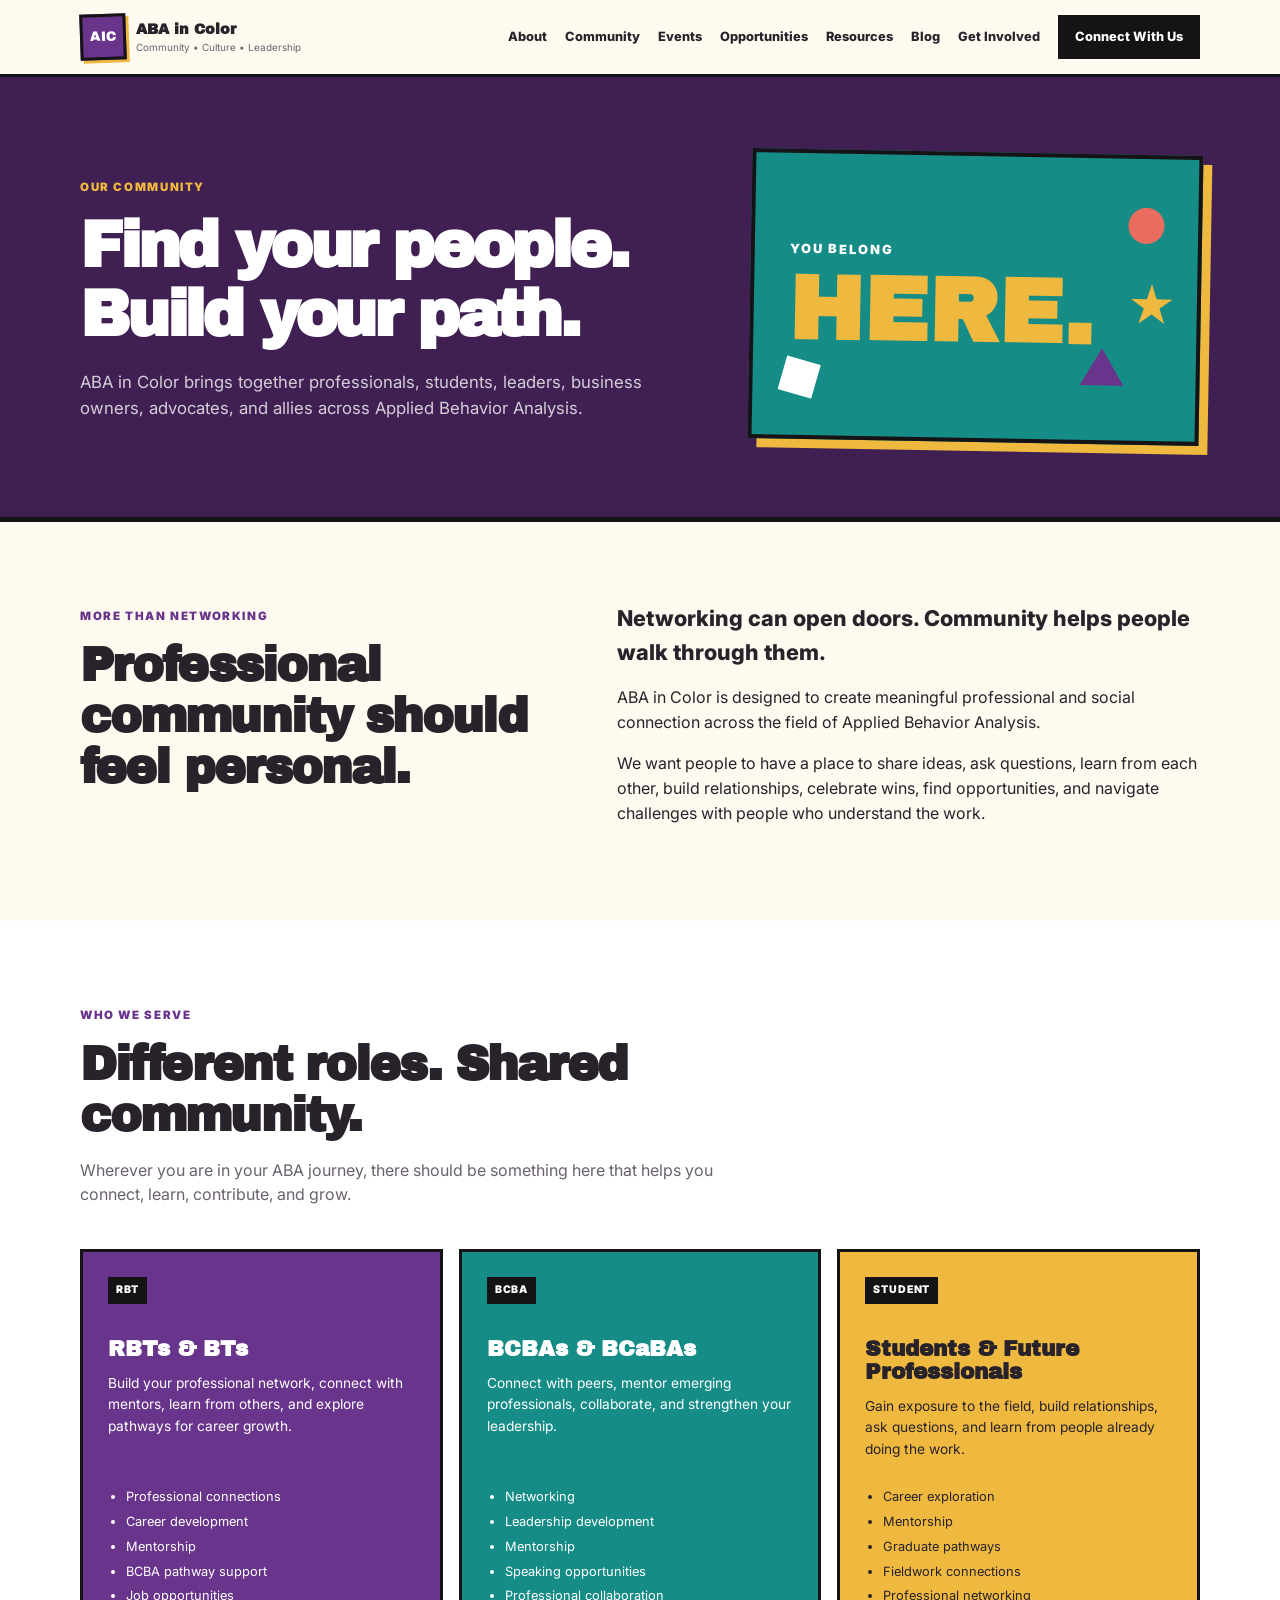
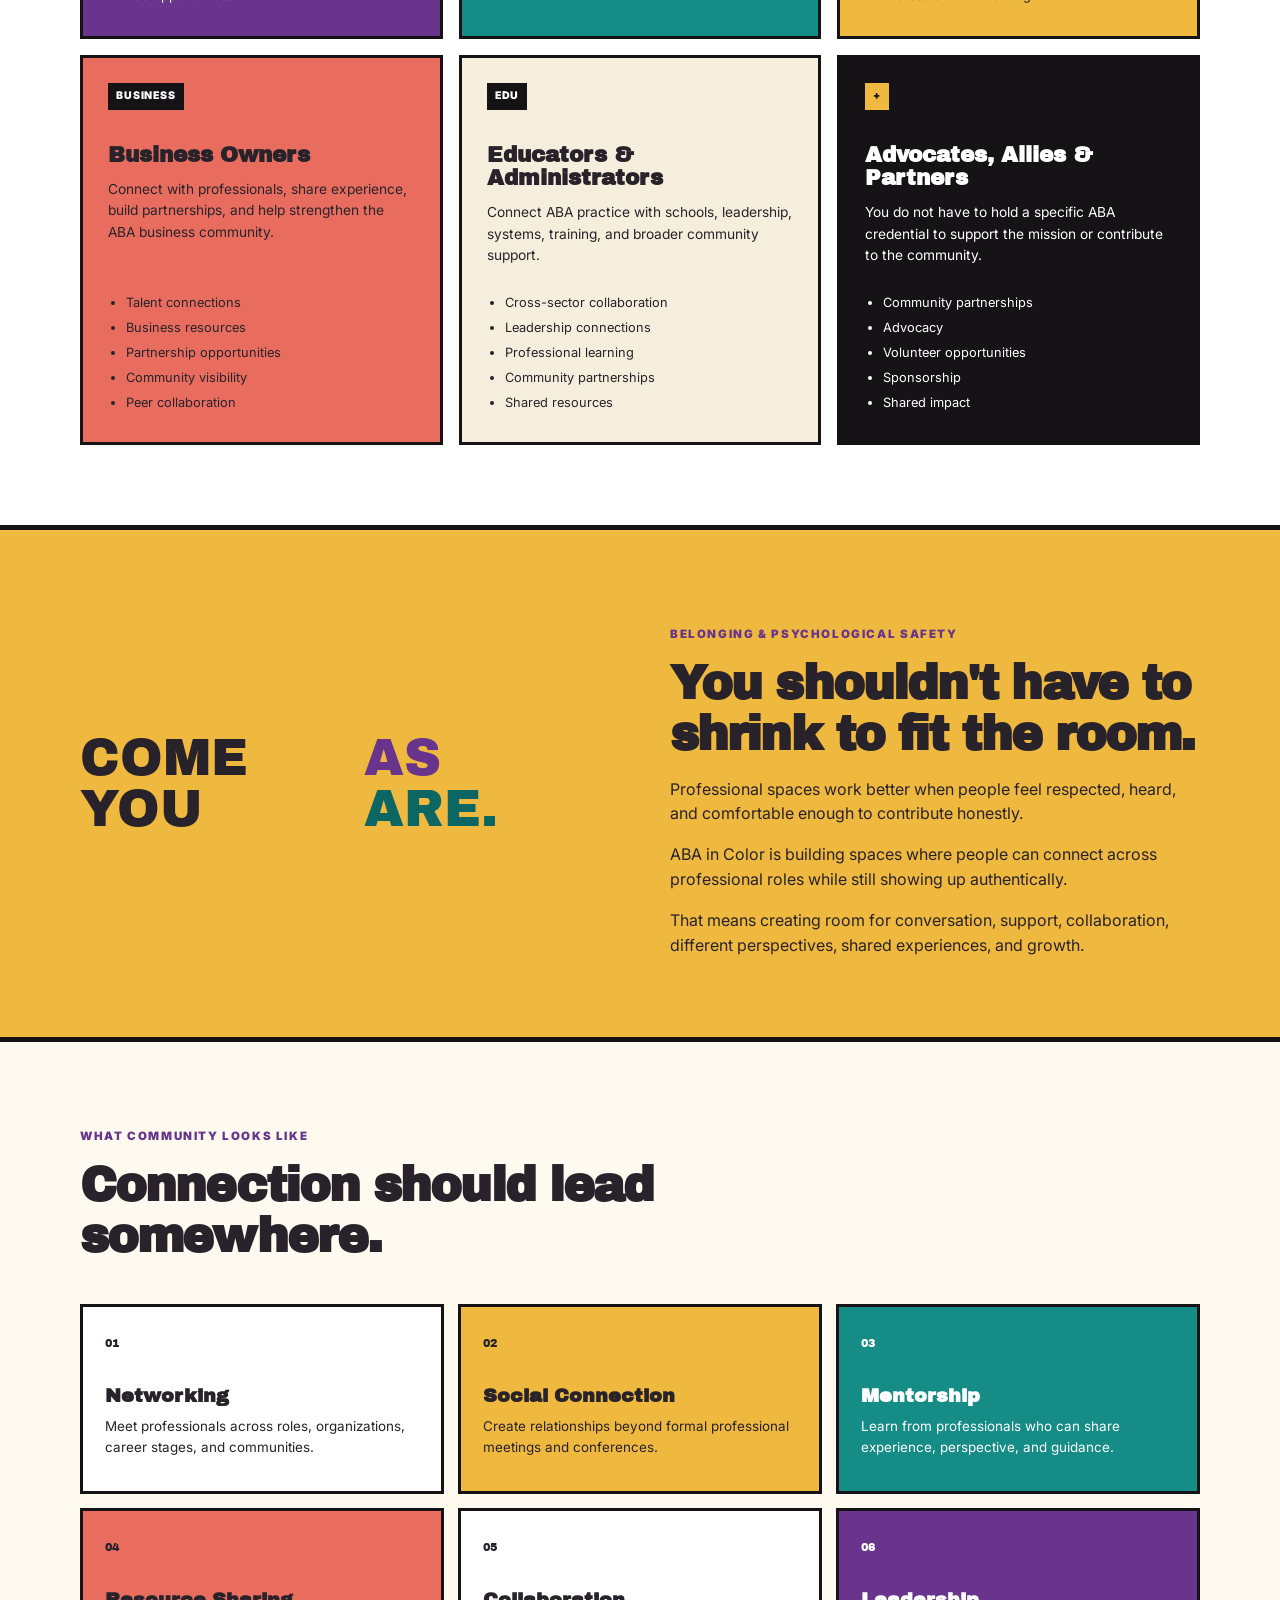
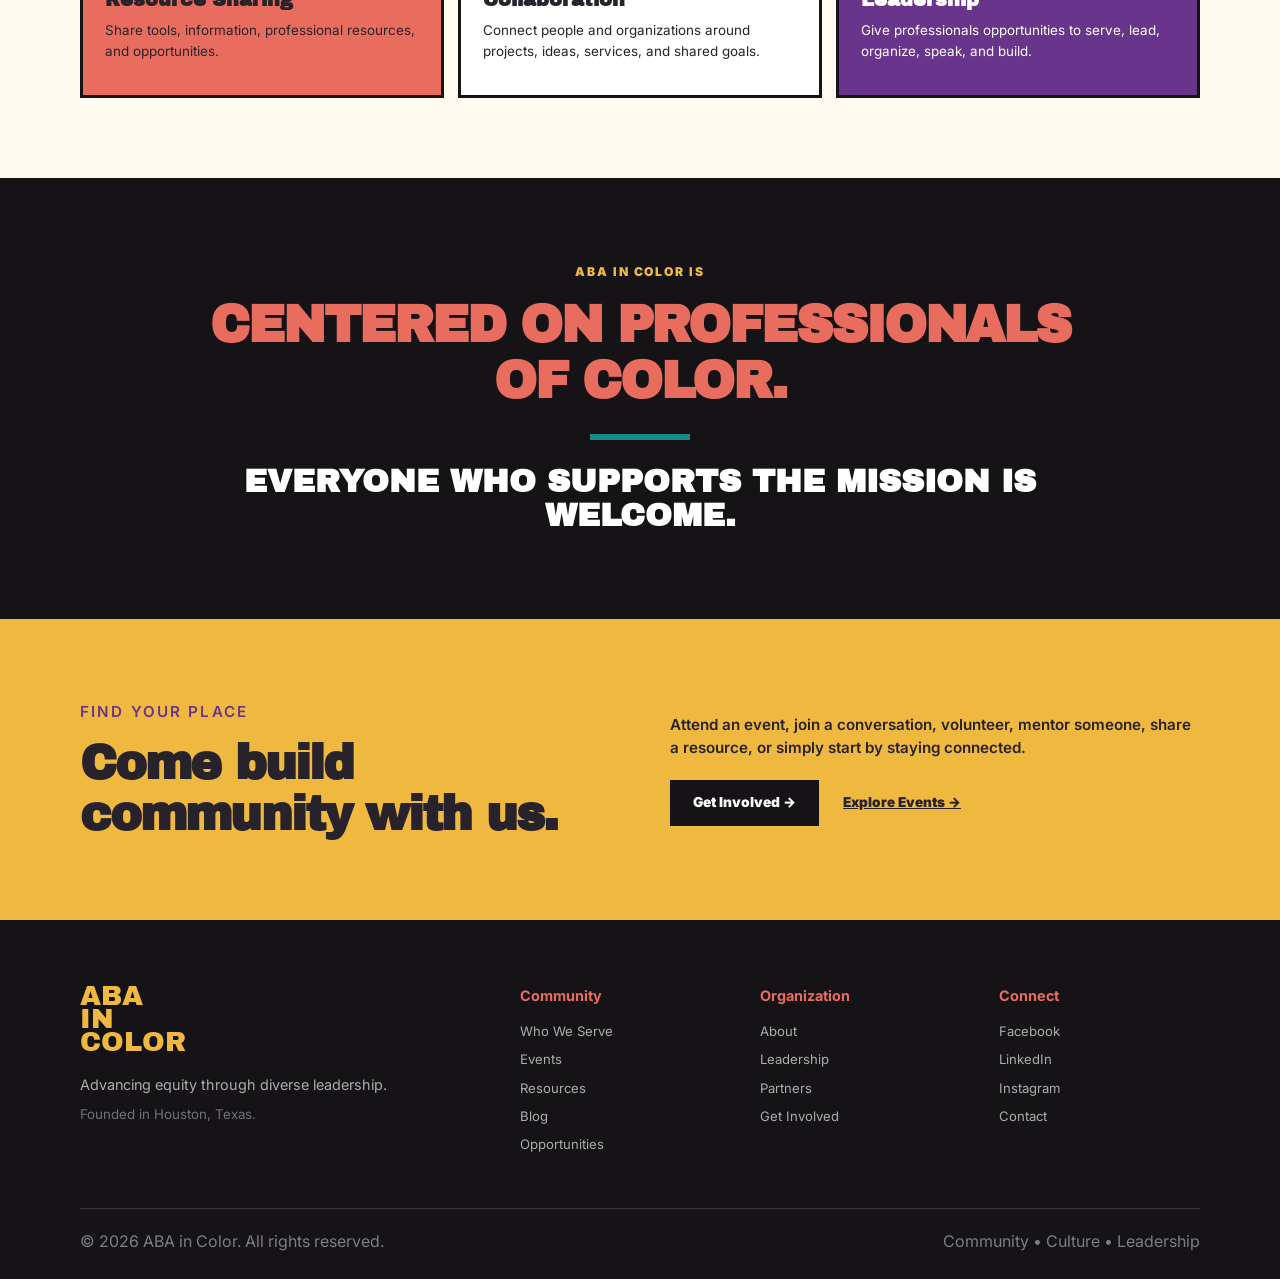
<file: community.html>
<!DOCTYPE html>
<html lang="en">

<head>
    <meta charset="UTF-8">

    <meta
        name="viewport"
        content="width=device-width, initial-scale=1.0">

    <meta
        name="description"
        content="Explore the ABA in Color community for RBTs, BCBAs, students, business owners, educators, leaders, advocates, and allies.">

    <title>Community | ABA in Color</title>

    <link rel="preconnect" href="https://fonts.googleapis.com">

    <link
        rel="preconnect"
        href="https://fonts.gstatic.com"
        crossorigin>

    <link
        href="https://fonts.googleapis.com/css2?family=Archivo+Black&family=Inter:wght@400;500;600;700;800;900&display=swap"
        rel="stylesheet">

    <link
        rel="stylesheet"
        href="css/style.css">
</head>


<body>


    <!-- ==============================
         HEADER
    =============================== -->

    <header class="site-header">

        <div class="container nav-container">

            <a href="index.html" class="brand">

                <div class="brand-mark">
                    AIC
                </div>

                <div class="brand-copy">

                    <strong>
                        ABA in Color
                    </strong>

                    <span>
                        Community • Culture • Leadership
                    </span>

                </div>

            </a>


            <button
                class="menu-toggle"
                id="menuToggle"
                aria-label="Open navigation"
                aria-expanded="false">

                ☰

            </button>


            <nav
                class="main-nav"
                id="mainNav">

                <a href="about.html">
                    About
                </a>

                <a href="community.html">
                    Community
                </a>

                <a href="events.html">
                    Events
                </a>

                <a href="opportunities.html">
                    Opportunities
                </a>

                <a href="resources.html">
                    Resources
                </a>

                <a href="blog.html">
                    Blog
                </a>

                <a href="get-involved.html">
                    Get Involved
                </a>

                <a
                    href="contact.html"
                    class="nav-cta">

                    Connect With Us

                </a>

            </nav>

        </div>

    </header>



    <main>


        <!-- ==============================
             COMMUNITY HERO
        =============================== -->

        <section class="page-hero community-page-hero">

            <div class="container community-hero-grid">

                <div>

                    <p class="section-label light-label">
                        OUR COMMUNITY
                    </p>

                    <h1>
                        Find your people.
                        Build your path.
                    </h1>

                    <p class="page-hero-copy">
                        ABA in Color brings together professionals,
                        students, leaders, business owners, advocates,
                        and allies across Applied Behavior Analysis.
                    </p>

                </div>


                <div class="community-poster">

                    <span class="community-poster-small">
                        YOU BELONG
                    </span>

                    <strong>
                        HERE.
                    </strong>

                    <div class="community-poster-shapes">
                        <span>●</span>
                        <span>▲</span>
                        <span>■</span>
                        <span>★</span>
                    </div>

                </div>

            </div>

        </section>



        <!-- ==============================
             WHAT COMMUNITY MEANS
        =============================== -->

        <section class="section">

            <div class="container intro-grid">

                <div>

                    <p class="section-label">
                        MORE THAN NETWORKING
                    </p>

                    <h2>
                        Professional community
                        should feel personal.
                    </h2>

                </div>


                <div class="intro-copy">

                    <p class="large-copy">
                        Networking can open doors.
                        Community helps people walk through them.
                    </p>

                    <p>
                        ABA in Color is designed to create meaningful
                        professional and social connection across the
                        field of Applied Behavior Analysis.
                    </p>

                    <p>
                        We want people to have a place to share ideas,
                        ask questions, learn from each other, build
                        relationships, celebrate wins, find opportunities,
                        and navigate challenges with people who understand
                        the work.
                    </p>

                </div>

            </div>

        </section>



        <!-- ==============================
             WHO WE SERVE
        =============================== -->

        <section class="section community-audience-section">

            <div class="container">

                <div class="section-heading">

                    <p class="section-label">
                        WHO WE SERVE
                    </p>

                    <h2>
                        Different roles.
                        Shared community.
                    </h2>

                    <p>
                        Wherever you are in your ABA journey,
                        there should be something here that helps
                        you connect, learn, contribute, and grow.
                    </p>

                </div>


                <div class="community-audience-grid">


                    <article class="audience-detail-card audience-purple">

                        <span class="audience-code">
                            RBT
                        </span>

                        <h3>
                            RBTs & BTs
                        </h3>

                        <p>
                            Build your professional network,
                            connect with mentors, learn from others,
                            and explore pathways for career growth.
                        </p>

                        <ul>
                            <li>Professional connections</li>
                            <li>Career development</li>
                            <li>Mentorship</li>
                            <li>BCBA pathway support</li>
                            <li>Job opportunities</li>
                        </ul>

                    </article>


                    <article class="audience-detail-card audience-teal">

                        <span class="audience-code">
                            BCBA
                        </span>

                        <h3>
                            BCBAs & BCaBAs
                        </h3>

                        <p>
                            Connect with peers, mentor emerging
                            professionals, collaborate, and strengthen
                            your leadership.
                        </p>

                        <ul>
                            <li>Networking</li>
                            <li>Leadership development</li>
                            <li>Mentorship</li>
                            <li>Speaking opportunities</li>
                            <li>Professional collaboration</li>
                        </ul>

                    </article>


                    <article class="audience-detail-card audience-gold">

                        <span class="audience-code">
                            STUDENT
                        </span>

                        <h3>
                            Students & Future Professionals
                        </h3>

                        <p>
                            Gain exposure to the field,
                            build relationships, ask questions,
                            and learn from people already doing the work.
                        </p>

                        <ul>
                            <li>Career exploration</li>
                            <li>Mentorship</li>
                            <li>Graduate pathways</li>
                            <li>Fieldwork connections</li>
                            <li>Professional networking</li>
                        </ul>

                    </article>


                    <article class="audience-detail-card audience-coral">

                        <span class="audience-code">
                            BUSINESS
                        </span>

                        <h3>
                            Business Owners
                        </h3>

                        <p>
                            Connect with professionals,
                            share experience, build partnerships,
                            and help strengthen the ABA business community.
                        </p>

                        <ul>
                            <li>Talent connections</li>
                            <li>Business resources</li>
                            <li>Partnership opportunities</li>
                            <li>Community visibility</li>
                            <li>Peer collaboration</li>
                        </ul>

                    </article>


                    <article class="audience-detail-card audience-cream">

                        <span class="audience-code">
                            EDU
                        </span>

                        <h3>
                            Educators & Administrators
                        </h3>

                        <p>
                            Connect ABA practice with schools,
                            leadership, systems, training,
                            and broader community support.
                        </p>

                        <ul>
                            <li>Cross-sector collaboration</li>
                            <li>Leadership connections</li>
                            <li>Professional learning</li>
                            <li>Community partnerships</li>
                            <li>Shared resources</li>
                        </ul>

                    </article>


                    <article class="audience-detail-card audience-black">

                        <span class="audience-code">
                            +
                        </span>

                        <h3>
                            Advocates, Allies & Partners
                        </h3>

                        <p>
                            You do not have to hold a specific
                            ABA credential to support the mission
                            or contribute to the community.
                        </p>

                        <ul>
                            <li>Community partnerships</li>
                            <li>Advocacy</li>
                            <li>Volunteer opportunities</li>
                            <li>Sponsorship</li>
                            <li>Shared impact</li>
                        </ul>

                    </article>


                </div>

            </div>

        </section>



        <!-- ==============================
             BELONGING / SAFETY
        =============================== -->

        <section class="belong-section community-belong-section">

            <div class="container belong-grid">

                <div class="belong-art">

                    <span>COME</span>
                    <span>AS</span>
                    <span>YOU</span>
                    <span>ARE.</span>

                </div>


                <div class="belong-copy">

                    <p class="section-label">
                        BELONGING & PSYCHOLOGICAL SAFETY
                    </p>

                    <h2>
                        You shouldn't have to
                        shrink to fit the room.
                    </h2>

                    <p>
                        Professional spaces work better when people
                        feel respected, heard, and comfortable enough
                        to contribute honestly.
                    </p>

                    <p>
                        ABA in Color is building spaces where people
                        can connect across professional roles while
                        still showing up authentically.
                    </p>

                    <p>
                        That means creating room for conversation,
                        support, collaboration, different perspectives,
                        shared experiences, and growth.
                    </p>

                </div>

            </div>

        </section>



        <!-- ==============================
             COMMUNITY EXPERIENCE
        =============================== -->

        <section class="section community-experience-section">

            <div class="container">

                <div class="section-heading">

                    <p class="section-label">
                        WHAT COMMUNITY LOOKS LIKE
                    </p>

                    <h2>
                        Connection should
                        lead somewhere.
                    </h2>

                </div>


                <div class="experience-grid">


                    <article>

                        <span>
                            01
                        </span>

                        <h3>
                            Networking
                        </h3>

                        <p>
                            Meet professionals across roles,
                            organizations, career stages, and communities.
                        </p>

                    </article>


                    <article>

                        <span>
                            02
                        </span>

                        <h3>
                            Social Connection
                        </h3>

                        <p>
                            Create relationships beyond formal
                            professional meetings and conferences.
                        </p>

                    </article>


                    <article>

                        <span>
                            03
                        </span>

                        <h3>
                            Mentorship
                        </h3>

                        <p>
                            Learn from professionals who can share
                            experience, perspective, and guidance.
                        </p>

                    </article>


                    <article>

                        <span>
                            04
                        </span>

                        <h3>
                            Resource Sharing
                        </h3>

                        <p>
                            Share tools, information, professional
                            resources, and opportunities.
                        </p>

                    </article>


                    <article>

                        <span>
                            05
                        </span>

                        <h3>
                            Collaboration
                        </h3>

                        <p>
                            Connect people and organizations around
                            projects, ideas, services, and shared goals.
                        </p>

                    </article>


                    <article>

                        <span>
                            06
                        </span>

                        <h3>
                            Leadership
                        </h3>

                        <p>
                            Give professionals opportunities to serve,
                            lead, organize, speak, and build.
                        </p>

                    </article>


                </div>

            </div>

        </section>



        <!-- ==============================
             COMMUNITY PRINCIPLE
        =============================== -->

        <section class="community-statement">

            <div class="container community-statement-inner">

                <p>
                    ABA IN COLOR IS
                </p>

                <h2>
                    CENTERED ON
                    PROFESSIONALS OF COLOR.
                </h2>

                <div class="statement-divider"></div>

                <h3>
                    EVERYONE WHO SUPPORTS
                    THE MISSION IS WELCOME.
                </h3>

            </div>

        </section>



        <!-- ==============================
             CTA
        =============================== -->

        <section class="section community-cta">

            <div class="container partners-grid">

                <div>

                    <p class="section-label">
                        FIND YOUR PLACE
                    </p>

                    <h2>
                        Come build community
                        with us.
                    </h2>

                </div>


                <div>

                    <p>
                        Attend an event, join a conversation,
                        volunteer, mentor someone, share a resource,
                        or simply start by staying connected.
                    </p>

                    <a
                        href="get-involved.html"
                        class="button button-black">

                        Get Involved →

                    </a>

                    <a
                        href="events.html"
                        class="community-secondary-link">

                        Explore Events →

                    </a>

                </div>

            </div>

        </section>


    </main>



    <!-- ==============================
         FOOTER
    =============================== -->

    <footer class="site-footer">

        <div class="container footer-grid">


            <div class="footer-brand">

                <div class="footer-logo">

                    ABA<br>
                    IN<br>
                    COLOR

                </div>

                <p>
                    Advancing equity through diverse leadership.
                </p>

                <small>
                    Founded in Houston, Texas.
                </small>

            </div>


            <div>

                <h4>
                    Community
                </h4>

                <a href="community.html">
                    Who We Serve
                </a>

                <a href="events.html">
                    Events
                </a>

                <a href="resources.html">
                    Resources
                </a>

                <a href="blog.html">
                    Blog
                </a>

                <a href="opportunities.html">
                    Opportunities
                </a>

            </div>


            <div>

                <h4>
                    Organization
                </h4>

                <a href="about.html">
                    About
                </a>

                <a href="leadership.html">
                    Leadership
                </a>

                <a href="partners.html">
                    Partners
                </a>

                <a href="get-involved.html">
                    Get Involved
                </a>

            </div>


            <div>

                <h4>
                    Connect
                </h4>

                <a href="#">
                    Facebook
                </a>

                <a href="#">
                    LinkedIn
                </a>

                <a href="#">
                    Instagram
                </a>

                <a href="contact.html">
                    Contact
                </a>

            </div>


        </div>


        <div class="container footer-bottom">

            <p>
                © <span id="currentYear"></span>
                ABA in Color.
                All rights reserved.
            </p>

            <p>
                Community • Culture • Leadership
            </p>

        </div>

    </footer>


    <script src="js/main.js"></script>

</body>

</html>
</file>
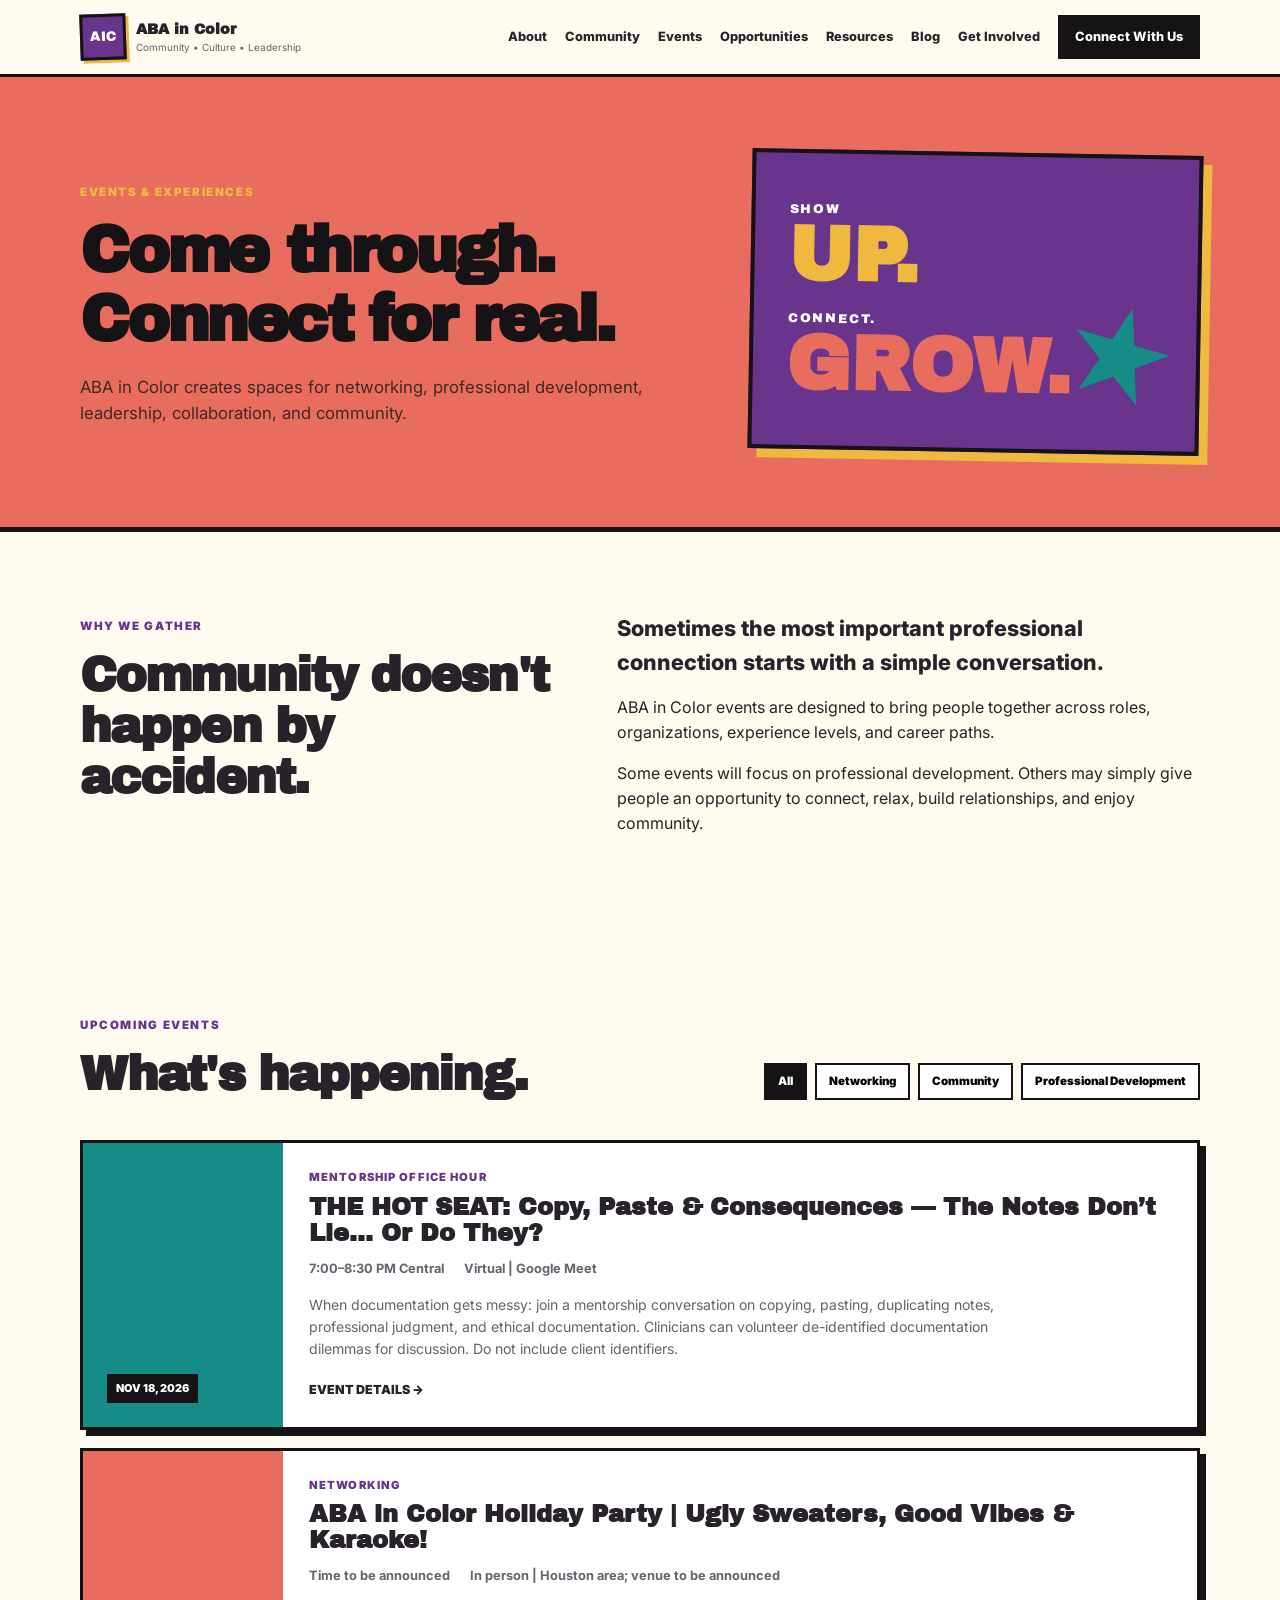
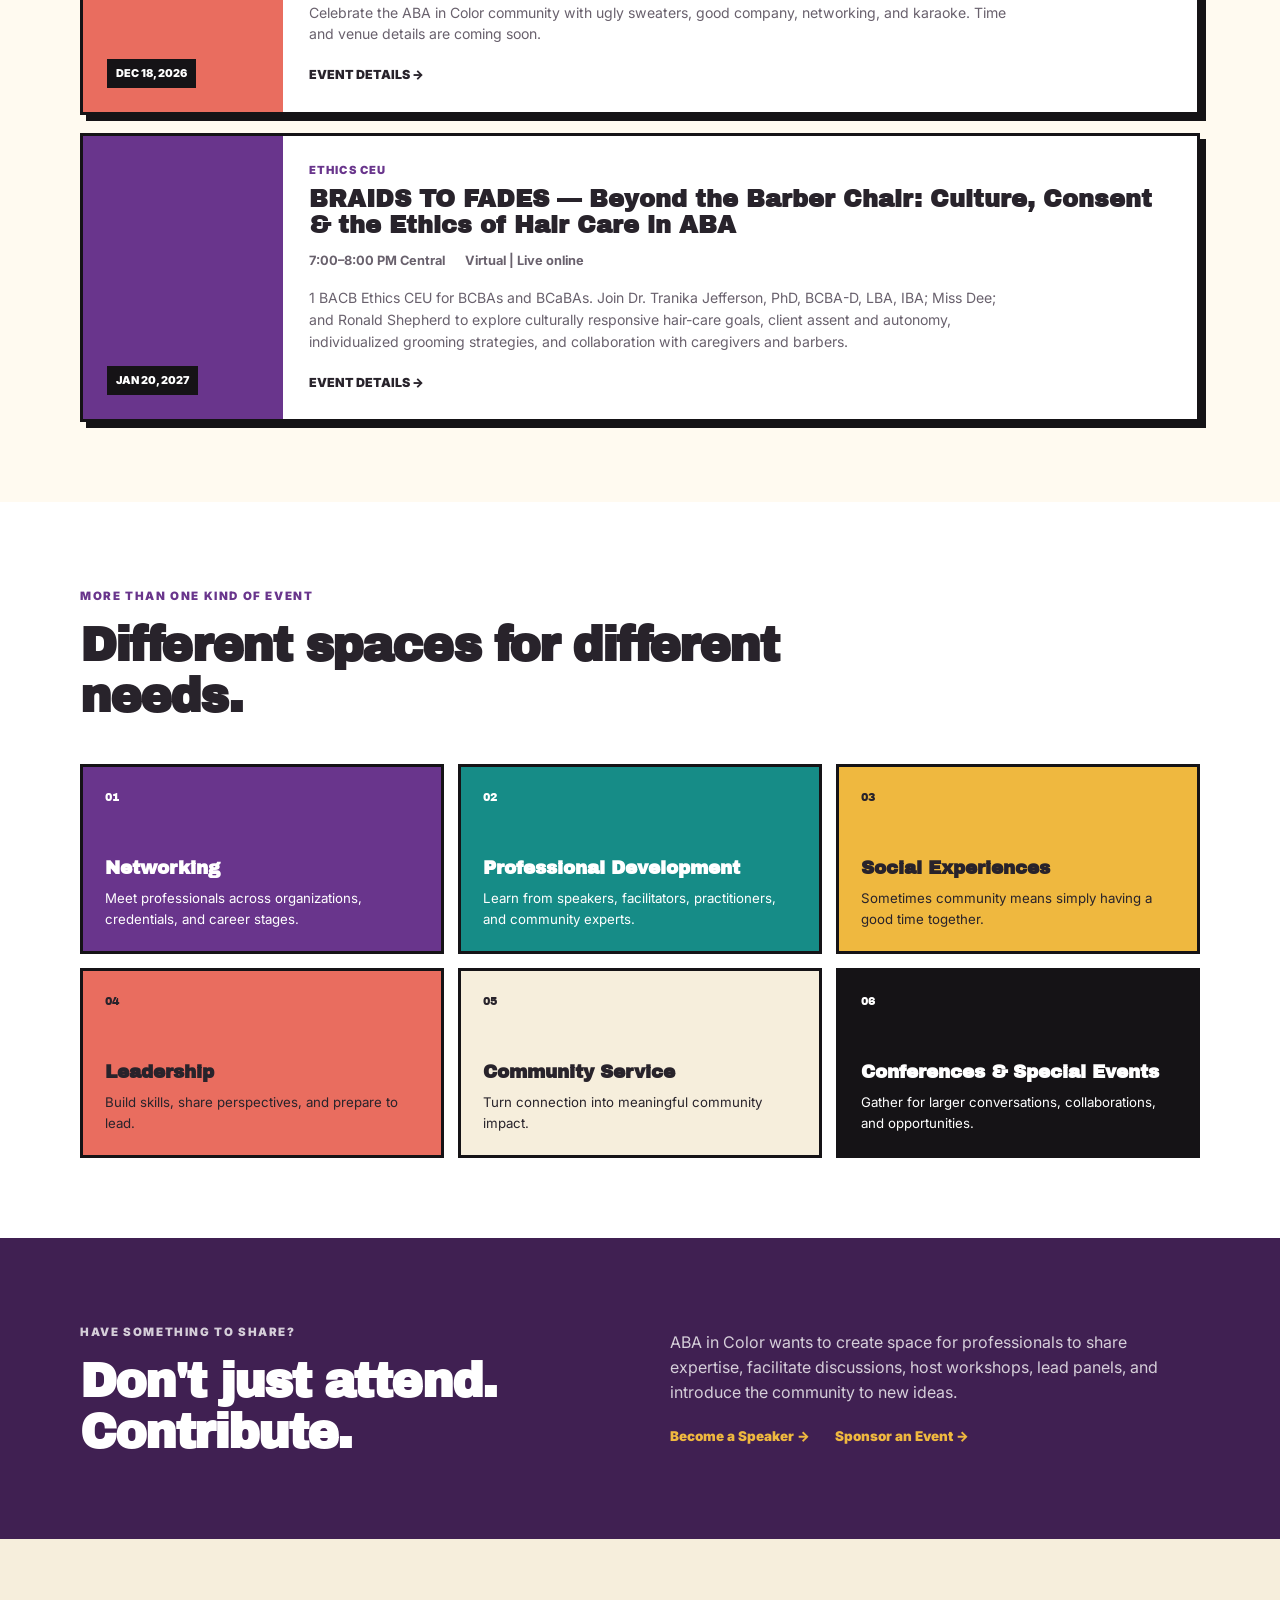
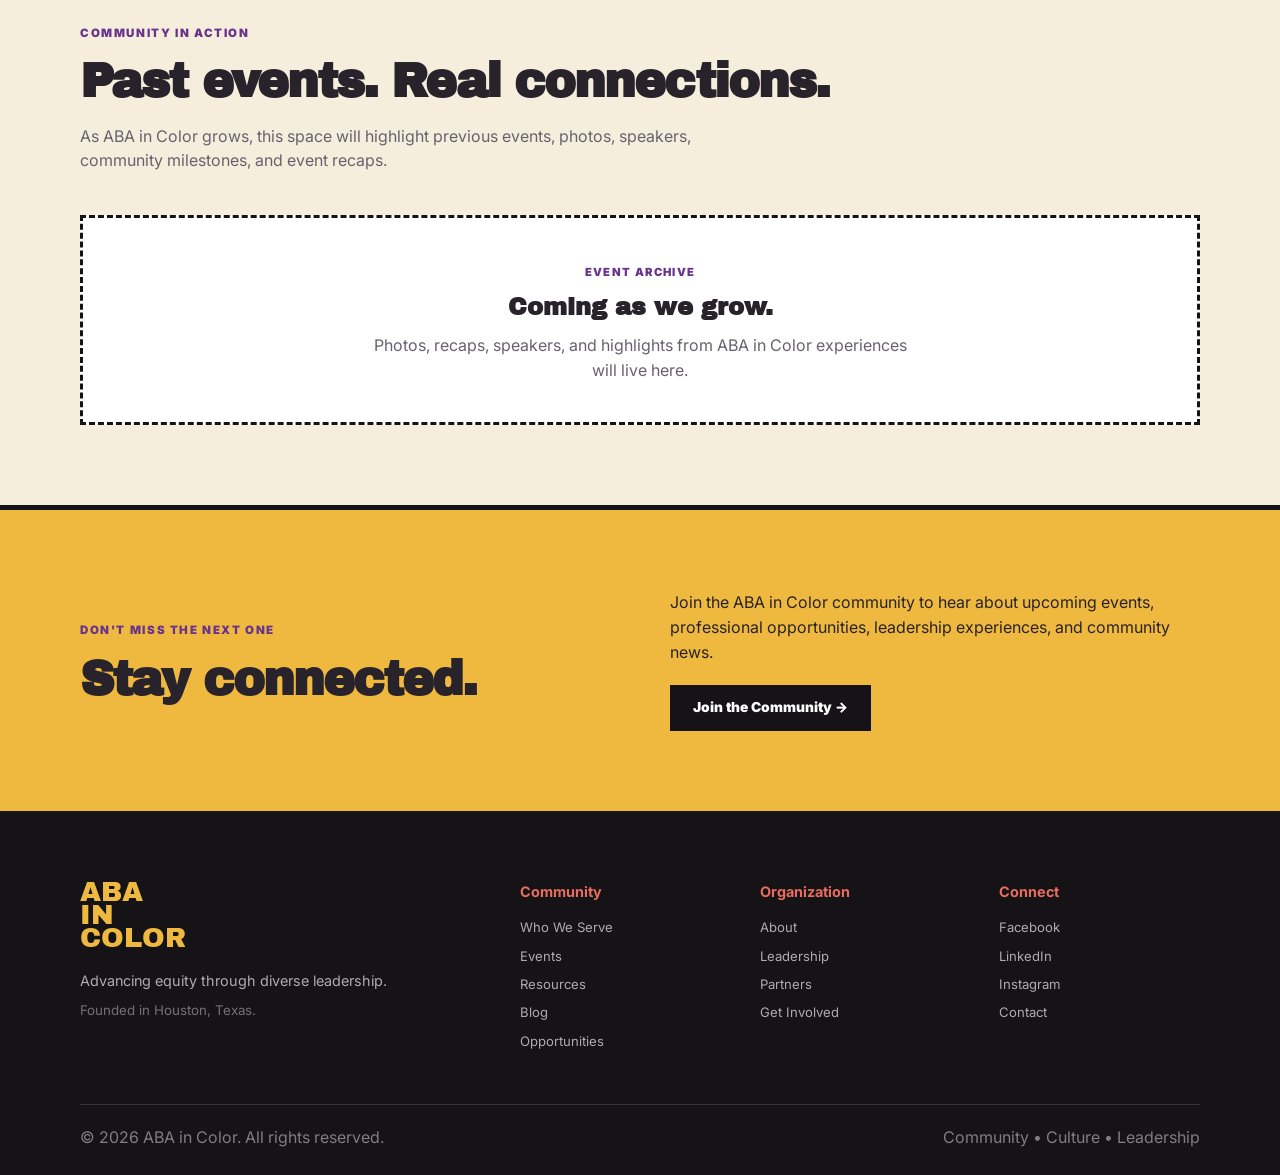
<file: events.html>
<!DOCTYPE html>
<html lang="en">

<head>

    <meta charset="UTF-8">

    <meta
        name="viewport"
        content="width=device-width, initial-scale=1.0">

    <meta
        name="description"
        content="Explore upcoming networking, professional development, community, and leadership events from ABA in Color.">

    <title>Events | ABA in Color</title>


    <link
        rel="preconnect"
        href="https://fonts.googleapis.com">

    <link
        rel="preconnect"
        href="https://fonts.gstatic.com"
        crossorigin>


    <link
        href="https://fonts.googleapis.com/css2?family=Archivo+Black&family=Inter:wght@400;500;600;700;800;900&display=swap"
        rel="stylesheet">


    <link
        rel="stylesheet"
        href="css/style.css">

</head>


<body>


    <!-- ==========================================
         HEADER
    =========================================== -->

    <header class="site-header">

        <div class="container nav-container">


            <a
                href="index.html"
                class="brand">

                <div class="brand-mark">
                    AIC
                </div>


                <div class="brand-copy">

                    <strong>
                        ABA in Color
                    </strong>

                    <span>
                        Community • Culture • Leadership
                    </span>

                </div>

            </a>



            <button
                class="menu-toggle"
                id="menuToggle"
                aria-label="Open navigation"
                aria-expanded="false">

                ☰

            </button>



            <nav
                class="main-nav"
                id="mainNav">

                <a href="about.html">
                    About
                </a>

                <a href="community.html">
                    Community
                </a>

                <a href="events.html">
                    Events
                </a>

                <a href="opportunities.html">
                    Opportunities
                </a>

                <a href="resources.html">
                    Resources
                </a>

                <a href="blog.html">
                    Blog
                </a>

                <a href="get-involved.html">
                    Get Involved
                </a>

                <a
                    href="contact.html"
                    class="nav-cta">

                    Connect With Us

                </a>

            </nav>


        </div>

    </header>



    <main>


        <!-- ==========================================
             HERO
        =========================================== -->

        <section class="page-hero events-page-hero">

            <div class="container events-hero-grid">


                <div>

                    <p class="section-label light-label">
                        EVENTS & EXPERIENCES
                    </p>

                    <h1>
                        Come through.
                        Connect for real.
                    </h1>

                    <p class="page-hero-copy">
                        ABA in Color creates spaces for networking,
                        professional development, leadership,
                        collaboration, and community.
                    </p>

                </div>



                <div class="events-poster">

                    <span>
                        SHOW
                    </span>

                    <strong>
                        UP.
                    </strong>

                    <span class="events-poster-second">
                        CONNECT.
                    </span>

                    <strong class="events-poster-third">
                        GROW.
                    </strong>

                    <div class="events-poster-star">
                        ★
                    </div>

                </div>


            </div>

        </section>



        <!-- ==========================================
             EVENT INTRO
        =========================================== -->

        <section class="section">

            <div class="container intro-grid">


                <div>

                    <p class="section-label">
                        WHY WE GATHER
                    </p>

                    <h2>
                        Community doesn't
                        happen by accident.
                    </h2>

                </div>



                <div class="intro-copy">

                    <p class="large-copy">
                        Sometimes the most important professional
                        connection starts with a simple conversation.
                    </p>

                    <p>
                        ABA in Color events are designed to bring people
                        together across roles, organizations, experience
                        levels, and career paths.
                    </p>

                    <p>
                        Some events will focus on professional development.
                        Others may simply give people an opportunity to
                        connect, relax, build relationships, and enjoy
                        community.
                    </p>

                </div>


            </div>

        </section>



        <!-- ==========================================
             FILTERS
        =========================================== -->

        <section class="event-list-section">

            <div class="container">


                <div class="event-list-header">

                    <div>

                        <p class="section-label">
                            UPCOMING EVENTS
                        </p>

                        <h2>
                            What's happening.
                        </h2>

                    </div>


                    <div
                        class="event-filters"
                        id="eventFilters">

                        <button
                            class="event-filter active"
                            data-filter="all">

                            All

                        </button>

                        <button
                            class="event-filter"
                            data-filter="Networking">

                            Networking

                        </button>

                        <button
                            class="event-filter"
                            data-filter="Community">

                            Community

                        </button>

                        <button
                            class="event-filter"
                            data-filter="Professional Development">

                            Professional Development

                        </button>

                    </div>

                </div>



                <!-- JavaScript loads events here -->

                <div
                    class="events-page-grid"
                    id="eventsPageGrid">

                    <p>
                        Loading upcoming events...
                    </p>

                </div>


            </div>

        </section>



        <!-- ==========================================
             EVENT TYPES
        =========================================== -->

        <section class="section event-types-section">

            <div class="container">


                <div class="section-heading">

                    <p class="section-label">
                        MORE THAN ONE KIND OF EVENT
                    </p>

                    <h2>
                        Different spaces
                        for different needs.
                    </h2>

                </div>



                <div class="event-type-grid">


                    <article class="event-type-purple">

                        <span>
                            01
                        </span>

                        <h3>
                            Networking
                        </h3>

                        <p>
                            Meet professionals across organizations,
                            credentials, and career stages.
                        </p>

                    </article>



                    <article class="event-type-teal">

                        <span>
                            02
                        </span>

                        <h3>
                            Professional Development
                        </h3>

                        <p>
                            Learn from speakers, facilitators,
                            practitioners, and community experts.
                        </p>

                    </article>



                    <article class="event-type-gold">

                        <span>
                            03
                        </span>

                        <h3>
                            Social Experiences
                        </h3>

                        <p>
                            Sometimes community means simply having
                            a good time together.
                        </p>

                    </article>



                    <article class="event-type-coral">

                        <span>
                            04
                        </span>

                        <h3>
                            Leadership
                        </h3>

                        <p>
                            Build skills, share perspectives,
                            and prepare to lead.
                        </p>

                    </article>



                    <article class="event-type-cream">

                        <span>
                            05
                        </span>

                        <h3>
                            Community Service
                        </h3>

                        <p>
                            Turn connection into meaningful
                            community impact.
                        </p>

                    </article>



                    <article class="event-type-black">

                        <span>
                            06
                        </span>

                        <h3>
                            Conferences & Special Events
                        </h3>

                        <p>
                            Gather for larger conversations,
                            collaborations, and opportunities.
                        </p>

                    </article>


                </div>


            </div>

        </section>



        <!-- ==========================================
             HOST / SPEAKER
        =========================================== -->

        <section class="event-contribute-section">

            <div class="container event-contribute-grid">


                <div>

                    <p class="section-label light-label">
                        HAVE SOMETHING TO SHARE?
                    </p>

                    <h2>
                        Don't just attend.
                        Contribute.
                    </h2>

                </div>



                <div>

                    <p>
                        ABA in Color wants to create space for professionals
                        to share expertise, facilitate discussions, host
                        workshops, lead panels, and introduce the community
                        to new ideas.
                    </p>


                    <div class="event-contribute-links">

                        <a href="get-involved.html">
                            Become a Speaker →
                        </a>

                        <a href="partners.html">
                            Sponsor an Event →
                        </a>

                    </div>

                </div>


            </div>

        </section>



        <!-- ==========================================
             PAST EVENTS
        =========================================== -->

        <section class="section past-events-section">

            <div class="container">


                <div class="section-heading">

                    <p class="section-label">
                        COMMUNITY IN ACTION
                    </p>

                    <h2>
                        Past events.
                        Real connections.
                    </h2>

                    <p>
                        As ABA in Color grows, this space will highlight
                        previous events, photos, speakers, community
                        milestones, and event recaps.
                    </p>

                </div>



                <div class="past-event-placeholder">

                    <span>
                        EVENT ARCHIVE
                    </span>

                    <h3>
                        Coming as we grow.
                    </h3>

                    <p>
                        Photos, recaps, speakers, and highlights from
                        ABA in Color experiences will live here.
                    </p>

                </div>


            </div>

        </section>



        <!-- ==========================================
             CTA
        =========================================== -->

        <section class="events-final-cta">

            <div class="container events-final-grid">


                <div>

                    <p class="section-label">
                        DON'T MISS THE NEXT ONE
                    </p>

                    <h2>
                        Stay connected.
                    </h2>

                </div>



                <div>

                    <p>
                        Join the ABA in Color community to hear about
                        upcoming events, professional opportunities,
                        leadership experiences, and community news.
                    </p>


                    <a
                        href="index.html#join"
                        class="button button-black">

                        Join the Community →

                    </a>

                </div>


            </div>

        </section>


    </main>



    <!-- ==========================================
         FOOTER
    =========================================== -->

    <footer class="site-footer">


        <div class="container footer-grid">


            <div class="footer-brand">

                <div class="footer-logo">

                    ABA<br>
                    IN<br>
                    COLOR

                </div>

                <p>
                    Advancing equity through diverse leadership.
                </p>

                <small>
                    Founded in Houston, Texas.
                </small>

            </div>



            <div>

                <h4>
                    Community
                </h4>

                <a href="community.html">
                    Who We Serve
                </a>

                <a href="events.html">
                    Events
                </a>

                <a href="resources.html">
                    Resources
                </a>

                <a href="blog.html">
                    Blog
                </a>

                <a href="opportunities.html">
                    Opportunities
                </a>

            </div>



            <div>

                <h4>
                    Organization
                </h4>

                <a href="about.html">
                    About
                </a>

                <a href="leadership.html">
                    Leadership
                </a>

                <a href="partners.html">
                    Partners
                </a>

                <a href="get-involved.html">
                    Get Involved
                </a>

            </div>



            <div>

                <h4>
                    Connect
                </h4>

                <a href="#">
                    Facebook
                </a>

                <a href="#">
                    LinkedIn
                </a>

                <a href="#">
                    Instagram
                </a>

                <a href="contact.html">
                    Contact
                </a>

            </div>


        </div>



        <div class="container footer-bottom">

            <p>

                ©
                <span id="currentYear"></span>
                ABA in Color.
                All rights reserved.

            </p>

            <p>
                Community • Culture • Leadership
            </p>

        </div>


    </footer>


    <script src="js/main.js"></script>

</body>

</html>
</file>
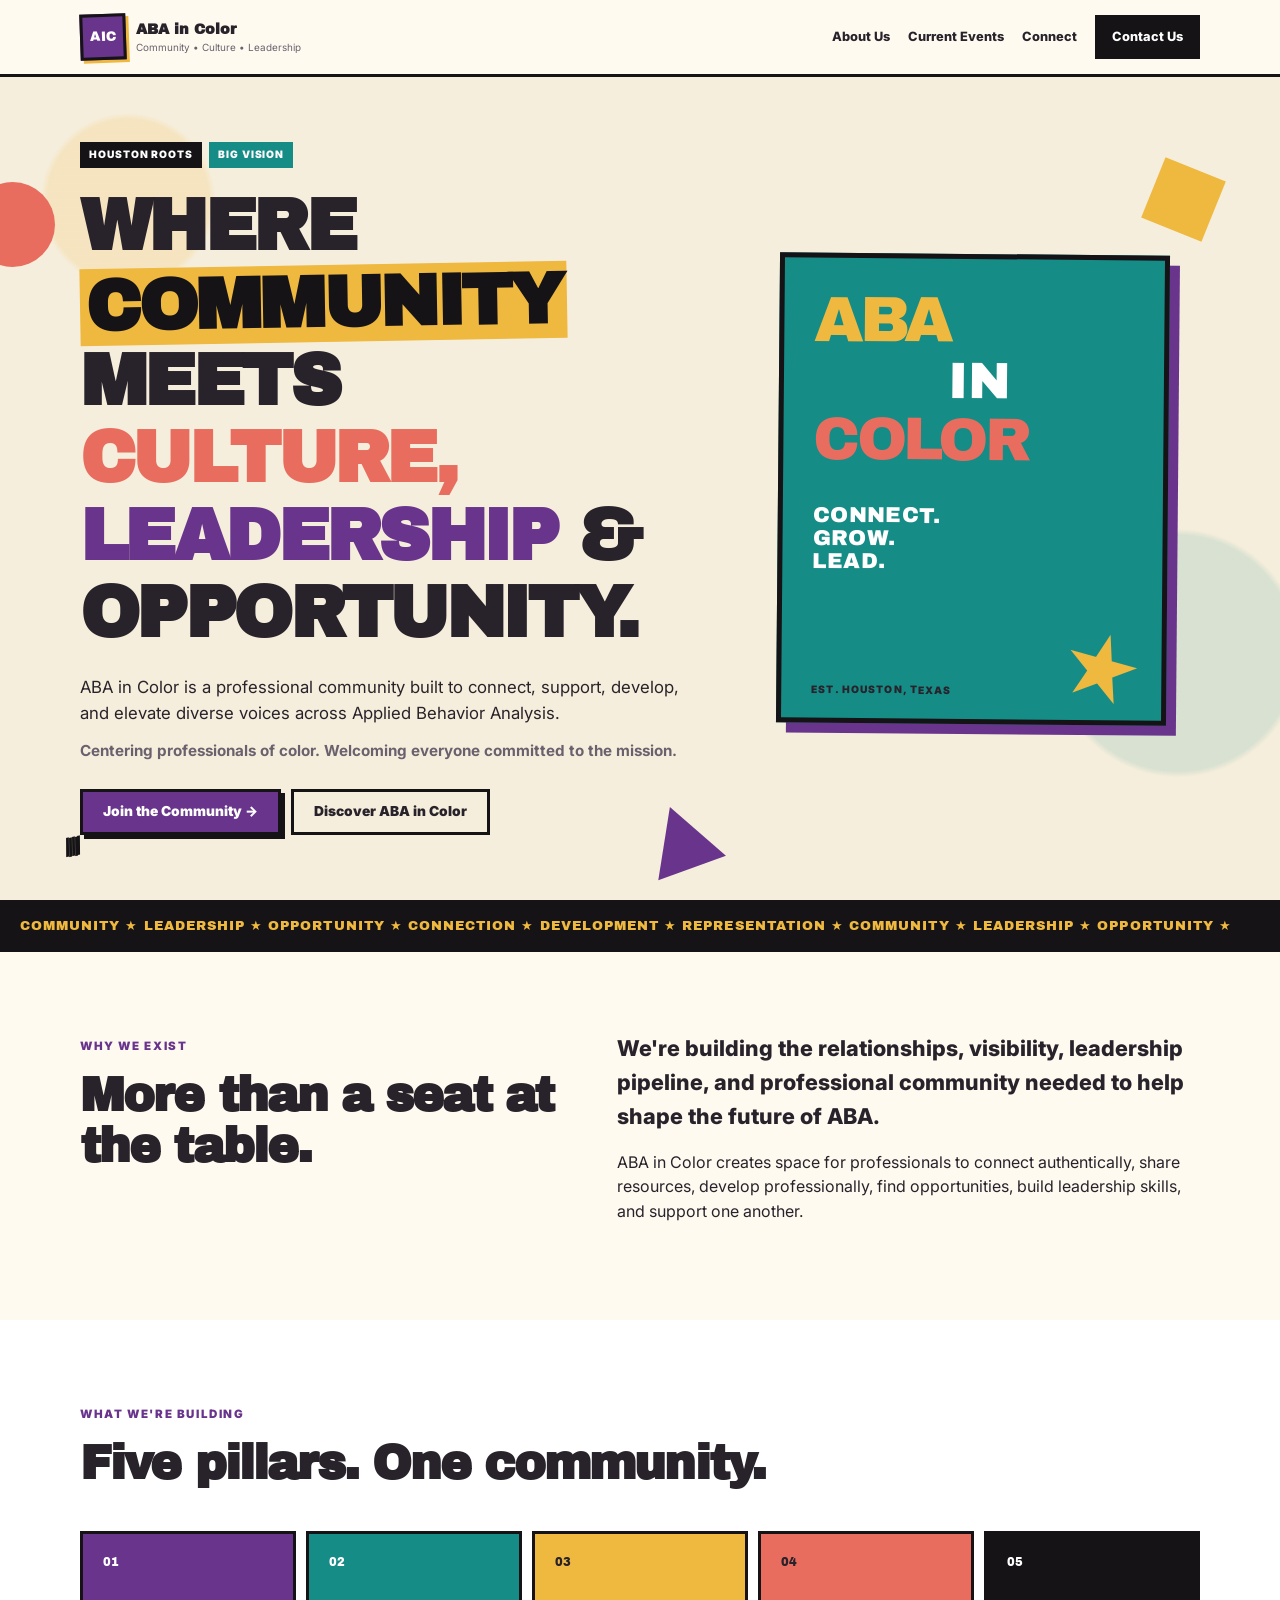
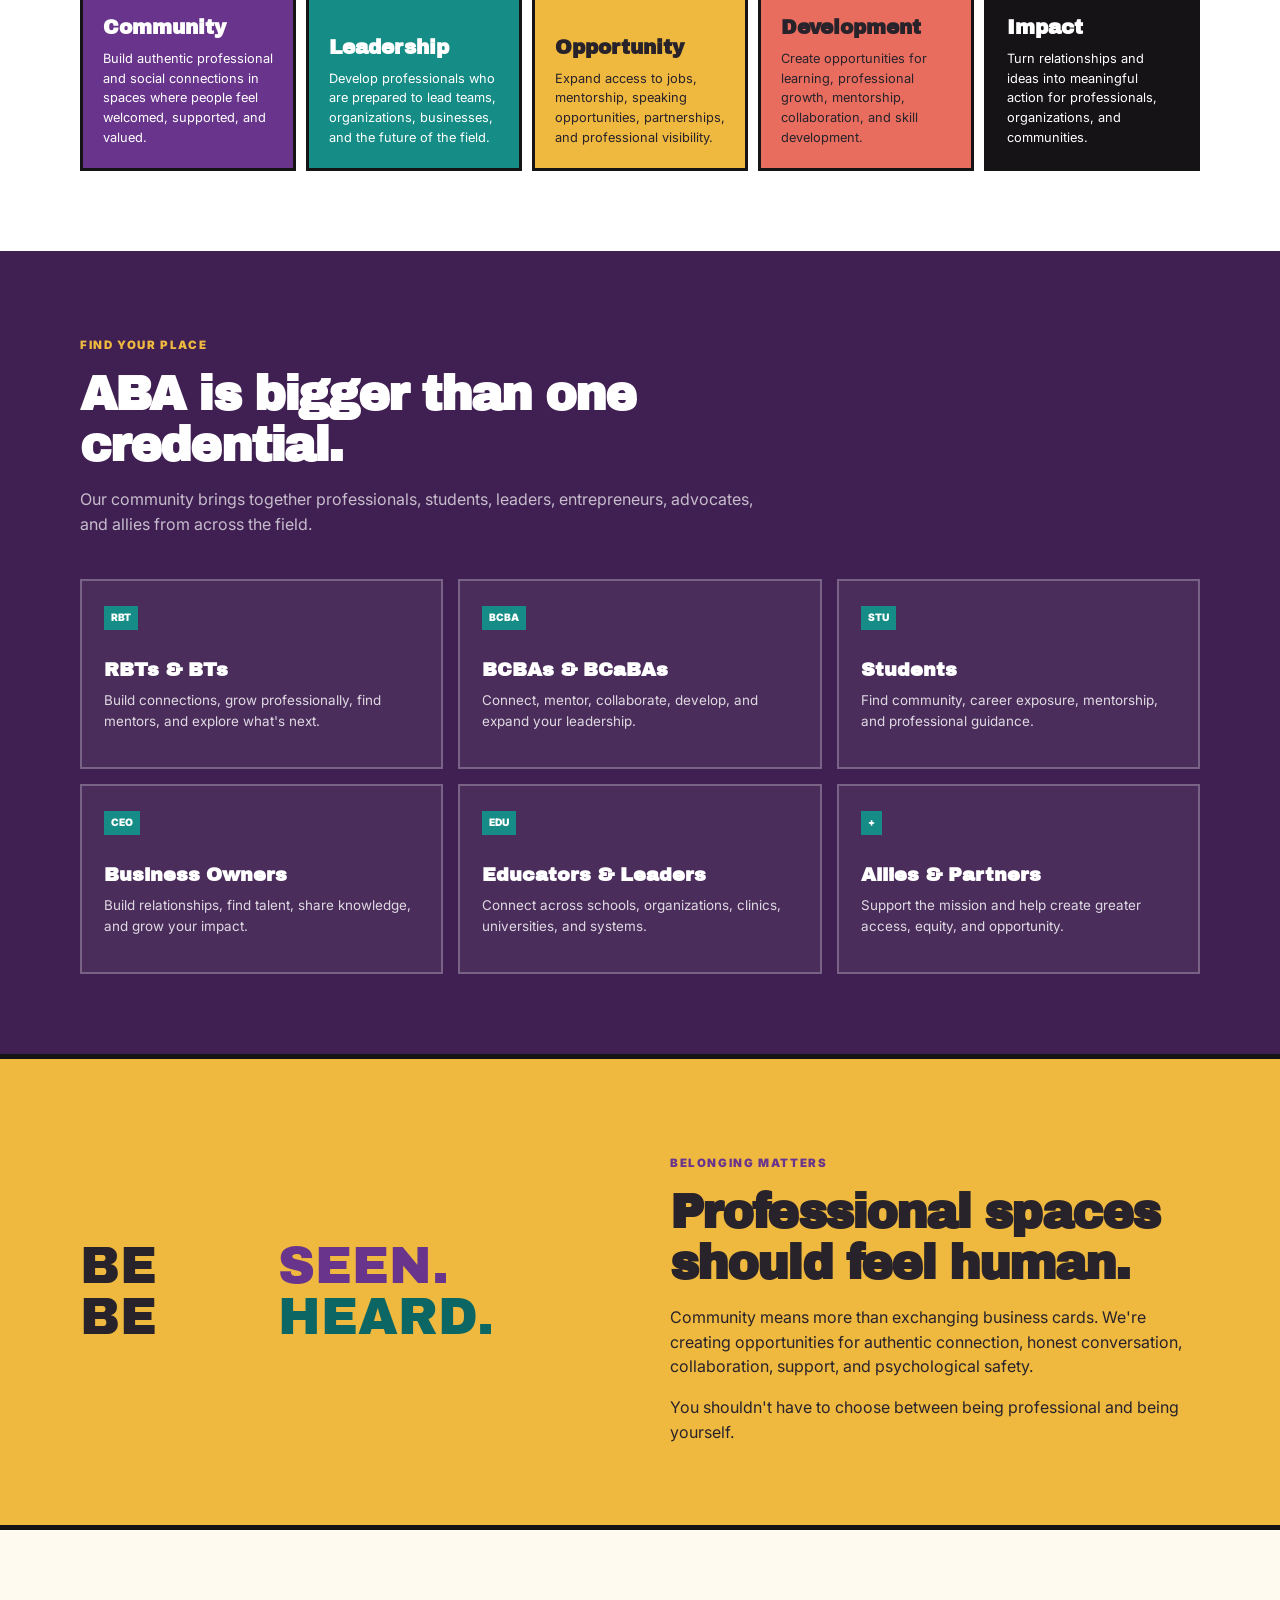
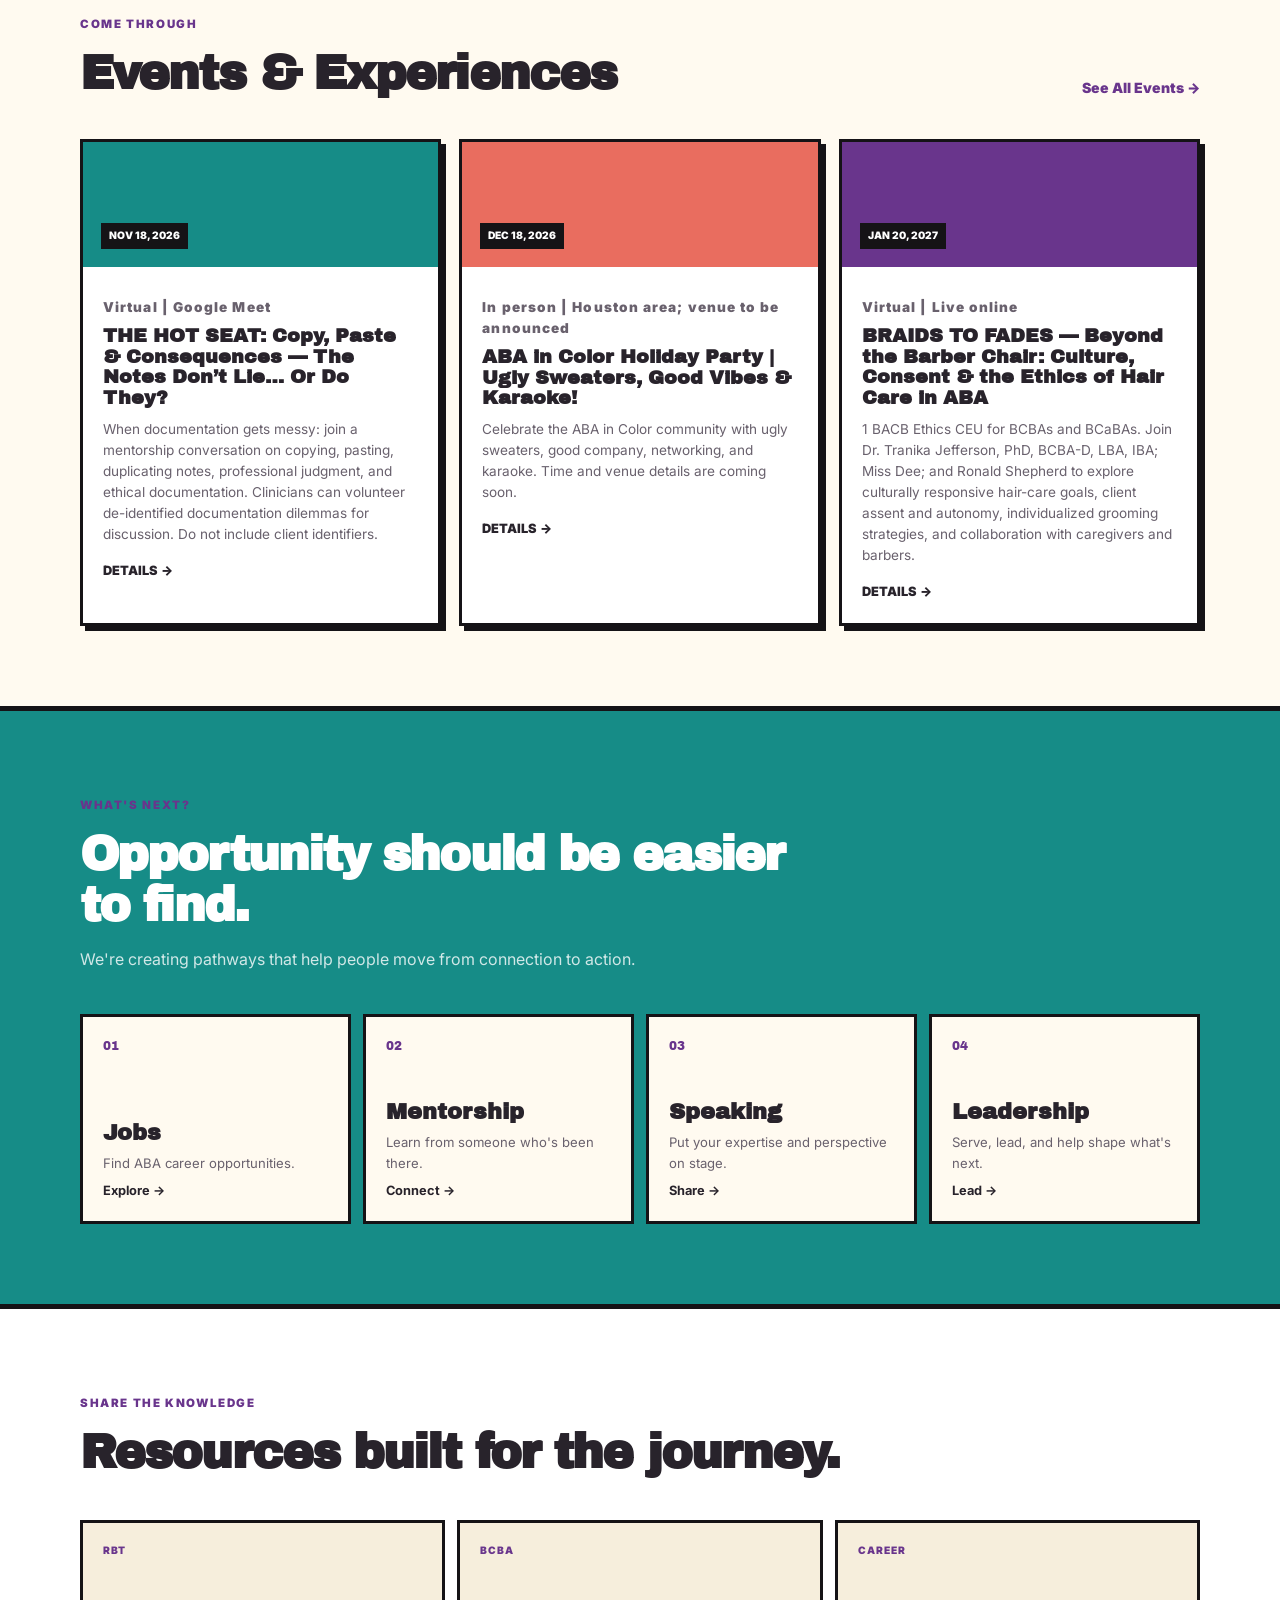
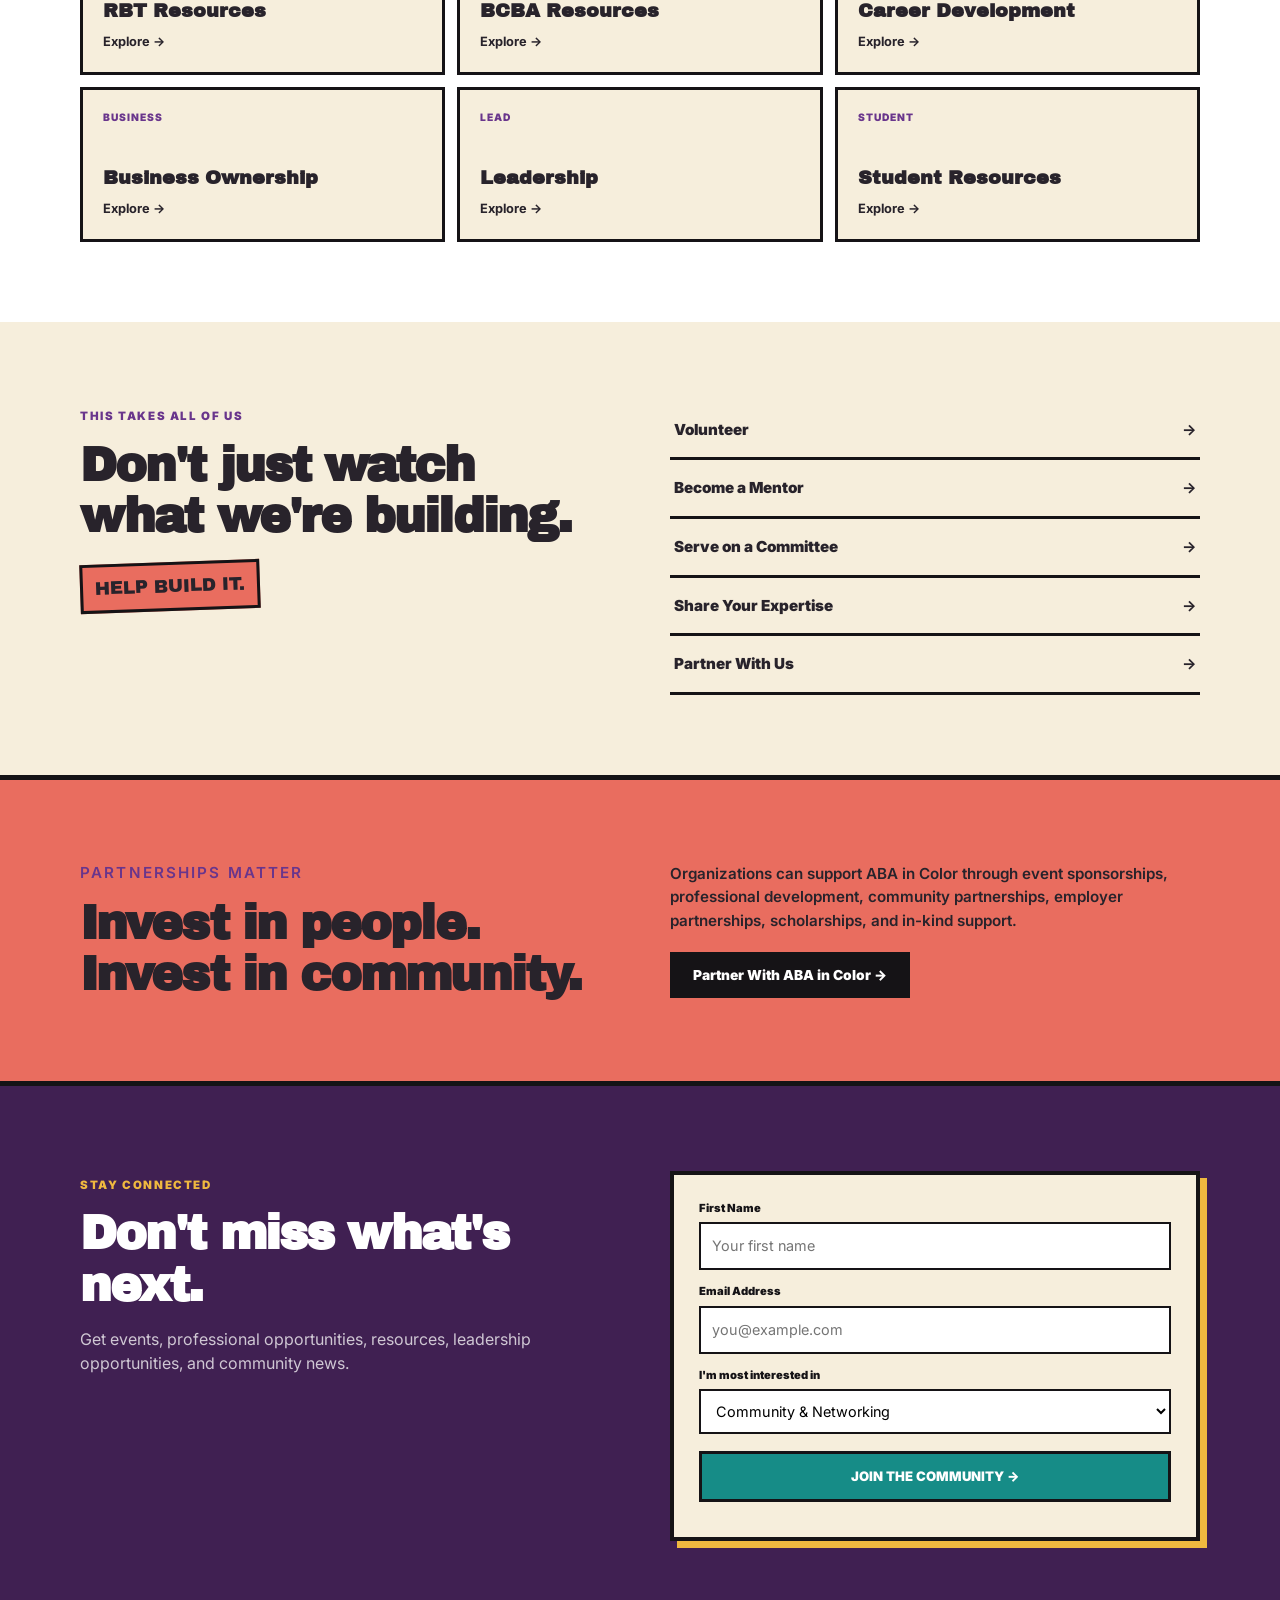
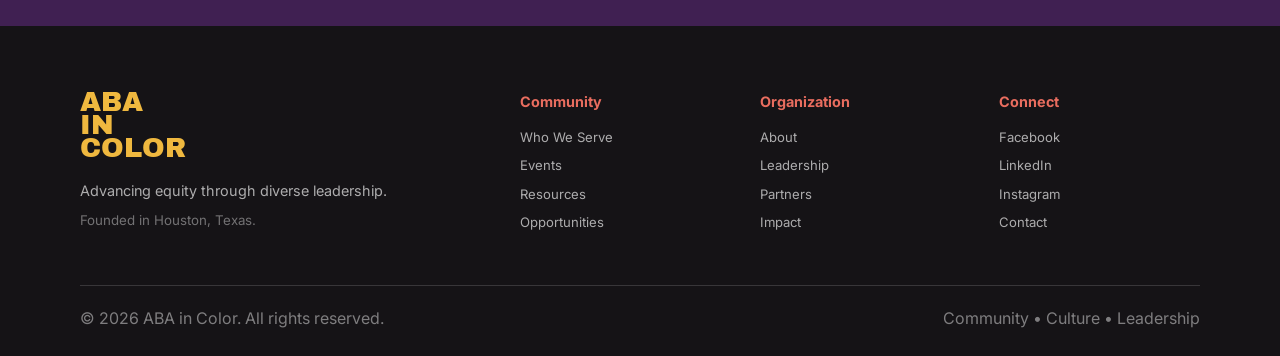
<file: index-backup.html>
<!DOCTYPE html>
<html lang="en">

<head>
    <meta charset="UTF-8">
    <meta name="viewport" content="width=device-width, initial-scale=1.0">

    <meta name="description"
        content="ABA in Color connects, develops, and elevates diverse professionals across Applied Behavior Analysis.">

    <title>ABA in Color | Community. Culture. Leadership.</title>

    <link rel="preconnect" href="https://fonts.googleapis.com">
    <link rel="preconnect" href="https://fonts.gstatic.com" crossorigin>

    <link href="https://fonts.googleapis.com/css2?family=Archivo+Black&family=Inter:wght@400;500;600;700;800;900&display=swap"
        rel="stylesheet">

    <link rel="stylesheet" href="css/style.css">
</head>

<body>

    <!-- =========================================
         NAVIGATION
    ========================================== -->

    <header class="site-header">

        <div class="container nav-container">

            <a href="#home" class="brand">
                <div class="brand-mark">AIC</div>

                <div class="brand-copy">
                    <strong>ABA in Color</strong>
                    <span>Community • Culture • Leadership</span>
                </div>
            </a>

            <button
                class="menu-toggle"
                id="menuToggle"
                aria-label="Open navigation"
                aria-expanded="false">
                ☰
            </button>

            <nav class="main-nav" id="mainNav">

    <a href="#about">
        About Us
    </a>

    <a href="#events">
        Current Events
    </a>

    <a href="#connect">
        Connect
    </a>

    <a
        href="#contact"
        class="nav-cta">

        Contact Us

    </a>

</nav>

        </div>

    </header>


    <main>

        <!-- =========================================
             HERO
        ========================================== -->

        <section class="hero" id="home">

            <!-- Decorative 90s-inspired shapes -->

            <div class="shape shape-circle"></div>
            <div class="shape shape-square"></div>
            <div class="shape shape-triangle"></div>
            <div class="scribble scribble-one">/////</div>

            <div class="container hero-grid">

                <div class="hero-copy">

                    <div class="hero-kicker">
                        <span>HOUSTON ROOTS</span>
                        <span>BIG VISION</span>
                    </div>

                    <h1>
                        WHERE
                        <span class="word-community">COMMUNITY</span>
                        MEETS
                        <span class="word-culture">CULTURE,</span>
                        <span class="word-leadership">LEADERSHIP</span>
                        & OPPORTUNITY.
                    </h1>

                    <p class="hero-description">
                        ABA in Color is a professional community built to
                        connect, support, develop, and elevate diverse voices
                        across Applied Behavior Analysis.
                    </p>

                    <p class="hero-welcome">
                        Centering professionals of color.
                        Welcoming everyone committed to the mission.
                    </p>

                    <div class="hero-buttons">

                        <a href="#join" class="button button-primary">
                            Join the Community →
                        </a>

                        <a href="#about" class="button button-outline">
                            Discover ABA in Color
                        </a>

                    </div>

                </div>


                <div class="hero-poster">

                    <div class="poster-top">
                        ABA
                    </div>

                    <div class="poster-middle">
                        IN
                    </div>

                    <div class="poster-bottom">
                        COLOR
                    </div>

                    <div class="poster-message">
                        CONNECT.<br>
                        GROW.<br>
                        LEAD.
                    </div>

                    <div class="poster-star">★</div>

                    <div class="poster-footer">
                        EST. HOUSTON, TEXAS
                    </div>

                </div>

            </div>

        </section>


        <!-- =========================================
             MARQUEE
        ========================================== -->

        <section class="culture-strip">

            <div class="culture-track">
                COMMUNITY ★ LEADERSHIP ★ OPPORTUNITY ★
                CONNECTION ★ DEVELOPMENT ★ REPRESENTATION ★
                COMMUNITY ★ LEADERSHIP ★ OPPORTUNITY ★
            </div>

        </section>


        <!-- =========================================
             INTRO
        ========================================== -->

        <section class="section intro-section" id="about">

            <div class="container intro-grid">

                <div>

                    <p class="section-label">
                        WHY WE EXIST
                    </p>

                    <h2>
                        More than a seat
                        at the table.
                    </h2>

                </div>

                <div class="intro-copy">

                    <p class="large-copy">
                        We're building the relationships, visibility,
                        leadership pipeline, and professional community
                        needed to help shape the future of ABA.
                    </p>

                    <p>
                        ABA in Color creates space for professionals to
                        connect authentically, share resources, develop
                        professionally, find opportunities, build leadership
                        skills, and support one another.
                    </p>

                </div>

            </div>

        </section>


        <!-- =========================================
             FIVE PILLARS
        ========================================== -->

        <section class="section pillars-section">

            <div class="container">

                <div class="section-heading">

                    <p class="section-label">
                        WHAT WE'RE BUILDING
                    </p>

                    <h2>
                        Five pillars.
                        One community.
                    </h2>

                </div>


                <div class="pillars-grid">

                    <article class="pillar pillar-purple">
                        <span>01</span>
                        <h3>Community</h3>
                        <p>
                            Build authentic professional and social
                            connections in spaces where people feel
                            welcomed, supported, and valued.
                        </p>
                    </article>

                    <article class="pillar pillar-teal">
                        <span>02</span>
                        <h3>Leadership</h3>
                        <p>
                            Develop professionals who are prepared
                            to lead teams, organizations, businesses,
                            and the future of the field.
                        </p>
                    </article>

                    <article class="pillar pillar-gold">
                        <span>03</span>
                        <h3>Opportunity</h3>
                        <p>
                            Expand access to jobs, mentorship,
                            speaking opportunities, partnerships,
                            and professional visibility.
                        </p>
                    </article>

                    <article class="pillar pillar-coral">
                        <span>04</span>
                        <h3>Development</h3>
                        <p>
                            Create opportunities for learning,
                            professional growth, mentorship,
                            collaboration, and skill development.
                        </p>
                    </article>

                    <article class="pillar pillar-black">
                        <span>05</span>
                        <h3>Impact</h3>
                        <p>
                            Turn relationships and ideas into
                            meaningful action for professionals,
                            organizations, and communities.
                        </p>
                    </article>

                </div>

            </div>

        </section>


        <!-- =========================================
             COMMUNITY
        ========================================== -->

        <section class="section community-section" id="community">

            <div class="container">

                <div class="section-heading">

                    <p class="section-label light-label">
                        FIND YOUR PLACE
                    </p>

                    <h2>
                        ABA is bigger than
                        one credential.
                    </h2>

                    <p>
                        Our community brings together professionals,
                        students, leaders, entrepreneurs, advocates,
                        and allies from across the field.
                    </p>

                </div>


                <div class="people-grid">

                    <article class="people-card">
                        <div class="people-code">RBT</div>
                        <h3>RBTs & BTs</h3>
                        <p>
                            Build connections, grow professionally,
                            find mentors, and explore what's next.
                        </p>
                    </article>

                    <article class="people-card">
                        <div class="people-code">BCBA</div>
                        <h3>BCBAs & BCaBAs</h3>
                        <p>
                            Connect, mentor, collaborate, develop,
                            and expand your leadership.
                        </p>
                    </article>

                    <article class="people-card">
                        <div class="people-code">STU</div>
                        <h3>Students</h3>
                        <p>
                            Find community, career exposure,
                            mentorship, and professional guidance.
                        </p>
                    </article>

                    <article class="people-card">
                        <div class="people-code">CEO</div>
                        <h3>Business Owners</h3>
                        <p>
                            Build relationships, find talent,
                            share knowledge, and grow your impact.
                        </p>
                    </article>

                    <article class="people-card">
                        <div class="people-code">EDU</div>
                        <h3>Educators & Leaders</h3>
                        <p>
                            Connect across schools, organizations,
                            clinics, universities, and systems.
                        </p>
                    </article>

                    <article class="people-card">
                        <div class="people-code">+</div>
                        <h3>Allies & Partners</h3>
                        <p>
                            Support the mission and help create
                            greater access, equity, and opportunity.
                        </p>
                    </article>

                </div>

            </div>

        </section>


        <!-- =========================================
             PSYCHOLOGICAL SAFETY
        ========================================== -->

        <section class="belong-section">

            <div class="container belong-grid">

                <div class="belong-art">
                    <span>BE</span>
                    <span>SEEN.</span>
                    <span>BE</span>
                    <span>HEARD.</span>
                </div>

                <div class="belong-copy">

                    <p class="section-label">
                        BELONGING MATTERS
                    </p>

                    <h2>
                        Professional spaces
                        should feel human.
                    </h2>

                    <p>
                        Community means more than exchanging business
                        cards. We're creating opportunities for authentic
                        connection, honest conversation, collaboration,
                        support, and psychological safety.
                    </p>

                    <p>
                        You shouldn't have to choose between being
                        professional and being yourself.
                    </p>

                </div>

            </div>

        </section>


        <!-- =========================================
             EVENTS
        ========================================== -->

        <section class="section events-section" id="events">

            <div class="container">

                <div class="section-heading-row">

                    <div>
                        <p class="section-label">
                            COME THROUGH
                        </p>

                        <h2>
                            Events &
                            Experiences
                        </h2>
                    </div>

                    <a href="#" class="text-link">
                        See All Events →
                    </a>

                </div>


                <div class="events-grid" id="eventsGrid">

                    <p>
                        Loading events...
                    </p>

                </div>

            </div>

        </section>


        <!-- =========================================
             OPPORTUNITIES
        ========================================== -->

        <section class="section opportunity-section" id="opportunities">

            <div class="container">

                <div class="section-heading">

                    <p class="section-label">
                        WHAT'S NEXT?
                    </p>

                    <h2>
                        Opportunity should
                        be easier to find.
                    </h2>

                    <p>
                        We're creating pathways that help people
                        move from connection to action.
                    </p>

                </div>


                <div class="opportunity-grid">

                    <a href="#" class="opportunity-box">
                        <span>01</span>
                        <h3>Jobs</h3>
                        <p>Find ABA career opportunities.</p>
                        <strong>Explore →</strong>
                    </a>

                    <a href="#" class="opportunity-box">
                        <span>02</span>
                        <h3>Mentorship</h3>
                        <p>Learn from someone who's been there.</p>
                        <strong>Connect →</strong>
                    </a>

                    <a href="#" class="opportunity-box">
                        <span>03</span>
                        <h3>Speaking</h3>
                        <p>Put your expertise and perspective on stage.</p>
                        <strong>Share →</strong>
                    </a>

                    <a href="#" class="opportunity-box">
                        <span>04</span>
                        <h3>Leadership</h3>
                        <p>Serve, lead, and help shape what's next.</p>
                        <strong>Lead →</strong>
                    </a>

                </div>

            </div>

        </section>


        <!-- =========================================
             RESOURCES
        ========================================== -->

        <section class="section resources-section" id="resources">

            <div class="container">

                <div class="section-heading">

                    <p class="section-label">
                        SHARE THE KNOWLEDGE
                    </p>

                    <h2>
                        Resources built
                        for the journey.
                    </h2>

                </div>


                <div class="resource-grid">

                    <a href="#" class="resource-item">
                        <span>RBT</span>
                        <h3>RBT Resources</h3>
                        <strong>Explore →</strong>
                    </a>

                    <a href="#" class="resource-item">
                        <span>BCBA</span>
                        <h3>BCBA Resources</h3>
                        <strong>Explore →</strong>
                    </a>

                    <a href="#" class="resource-item">
                        <span>CAREER</span>
                        <h3>Career Development</h3>
                        <strong>Explore →</strong>
                    </a>

                    <a href="#" class="resource-item">
                        <span>BUSINESS</span>
                        <h3>Business Ownership</h3>
                        <strong>Explore →</strong>
                    </a>

                    <a href="#" class="resource-item">
                        <span>LEAD</span>
                        <h3>Leadership</h3>
                        <strong>Explore →</strong>
                    </a>

                    <a href="#" class="resource-item">
                        <span>STUDENT</span>
                        <h3>Student Resources</h3>
                        <strong>Explore →</strong>
                    </a>

                </div>

            </div>

        </section>


        <!-- =========================================
             GET INVOLVED
        ========================================== -->

        <section class="section involved-section" id="involved">

            <div class="container involved-grid">

                <div>

                    <p class="section-label">
                        THIS TAKES ALL OF US
                    </p>

                    <h2>
                        Don't just watch
                        what we're building.
                    </h2>

                    <div class="build-it">
                        HELP BUILD IT.
                    </div>

                </div>


                <div class="involved-list">

                    <a href="#">
                        <span>Volunteer</span>
                        <strong>→</strong>
                    </a>

                    <a href="#">
                        <span>Become a Mentor</span>
                        <strong>→</strong>
                    </a>

                    <a href="#">
                        <span>Serve on a Committee</span>
                        <strong>→</strong>
                    </a>

                    <a href="#">
                        <span>Share Your Expertise</span>
                        <strong>→</strong>
                    </a>

                    <a href="#">
                        <span>Partner With Us</span>
                        <strong>→</strong>
                    </a>

                </div>

            </div>

        </section>


        <!-- =========================================
             PARTNERS
        ========================================== -->

        <section class="partners-section">

            <div class="container partners-grid">

                <div>

                    <p class="section-label">
                        PARTNERSHIPS MATTER
                    </p>

                    <h2>
                        Invest in people.
                        Invest in community.
                    </h2>

                </div>

                <div>

                    <p>
                        Organizations can support ABA in Color through
                        event sponsorships, professional development,
                        community partnerships, employer partnerships,
                        scholarships, and in-kind support.
                    </p>

                    <a href="#" class="button button-black">
                        Partner With ABA in Color →
                    </a>

                </div>

            </div>

        </section>


        <!-- =========================================
             EMAIL / COMMUNITY
        ========================================== -->

        <section class="join-section" id="join">

            <div class="join-shape"></div>

            <div class="container join-grid">

                <div>

                    <p class="section-label light-label">
                        STAY CONNECTED
                    </p>

                    <h2>
                        Don't miss
                        what's next.
                    </h2>

                    <p>
                        Get events, professional opportunities,
                        resources, leadership opportunities,
                        and community news.
                    </p>

                </div>


                <form class="signup-form" id="signupForm">

                    <label for="firstName">
                        First Name
                    </label>

                    <input
                        type="text"
                        id="firstName"
                        name="firstName"
                        placeholder="Your first name"
                        required>

                    <label for="email">
                        Email Address
                    </label>

                    <input
                        type="email"
                        id="email"
                        name="email"
                        placeholder="you@example.com"
                        required>

                    <label for="interest">
                        I'm most interested in
                    </label>

                    <select id="interest" name="interest">

                        <option value="community">
                            Community & Networking
                        </option>

                        <option value="events">
                            Events
                        </option>

                        <option value="mentorship">
                            Mentorship
                        </option>

                        <option value="leadership">
                            Leadership
                        </option>

                        <option value="jobs">
                            Jobs & Career Opportunities
                        </option>

                        <option value="partnerships">
                            Partnerships
                        </option>

                    </select>

                    <button type="submit">
                        JOIN THE COMMUNITY →
                    </button>

                    <p class="form-message" id="formMessage"></p>

                </form>

            </div>

        </section>

    </main>


    <!-- =========================================
         FOOTER
    ========================================== -->

    <footer class="site-footer">

        <div class="container footer-grid">

            <div class="footer-brand">

                <div class="footer-logo">
                    ABA<br>
                    IN<br>
                    COLOR
                </div>

                <p>
                    Advancing equity through diverse leadership.
                </p>

                <small>
                    Founded in Houston, Texas.
                </small>

            </div>


            <div>

                <h4>Community</h4>

                <a href="#community">Who We Serve</a>
                <a href="#events">Events</a>
                <a href="#resources">Resources</a>
                <a href="#opportunities">Opportunities</a>

            </div>


            <div>

                <h4>Organization</h4>

                <a href="#about">About</a>
                <a href="#">Leadership</a>
                <a href="#">Partners</a>
                <a href="#">Impact</a>

            </div>


            <div>

                <h4>Connect</h4>

                <a href="#">Facebook</a>
                <a href="#">LinkedIn</a>
                <a href="#">Instagram</a>
                <a href="#">Contact</a>

            </div>

        </div>


        <div class="container footer-bottom">

            <p>
                © <span id="currentYear"></span>
                ABA in Color. All rights reserved.
            </p>

            <p>
                Community • Culture • Leadership
            </p>

        </div>

    </footer>


    <script src="js/main.js"></script>

</body>

</html>
</file>
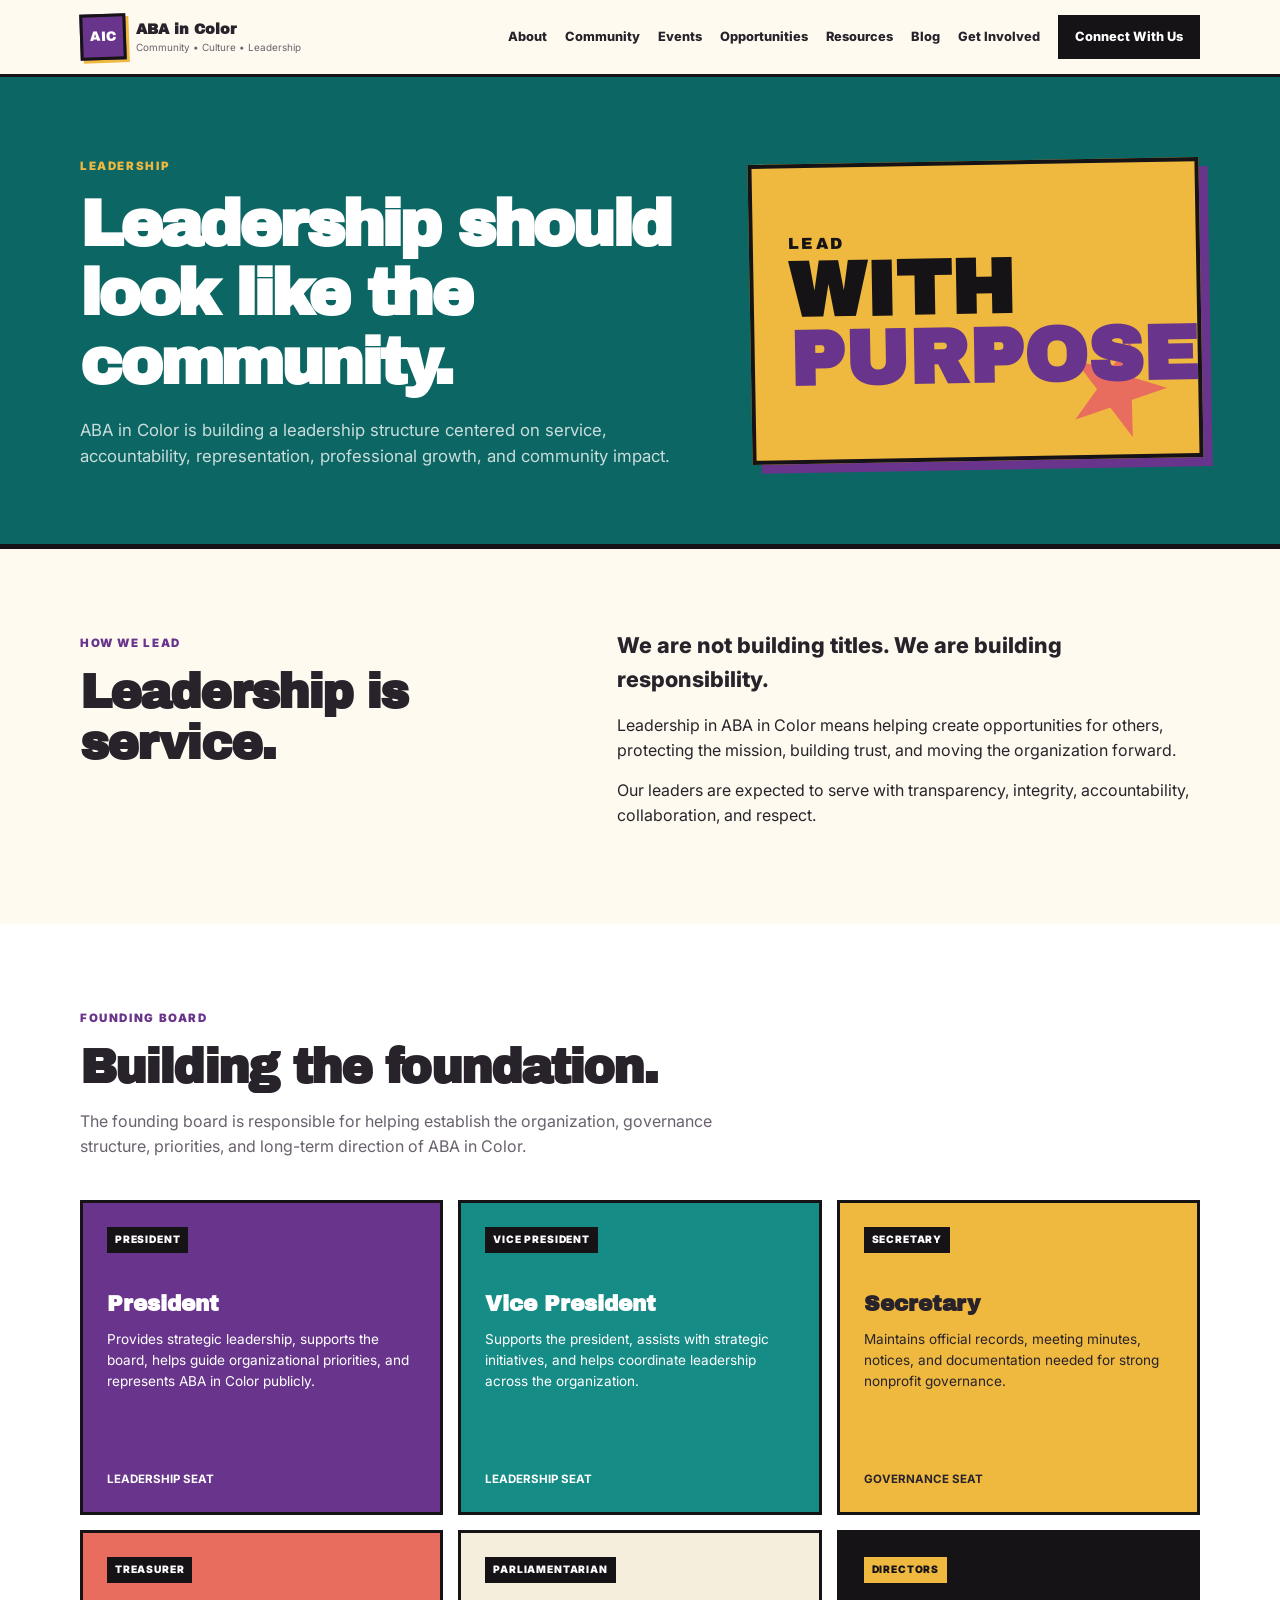
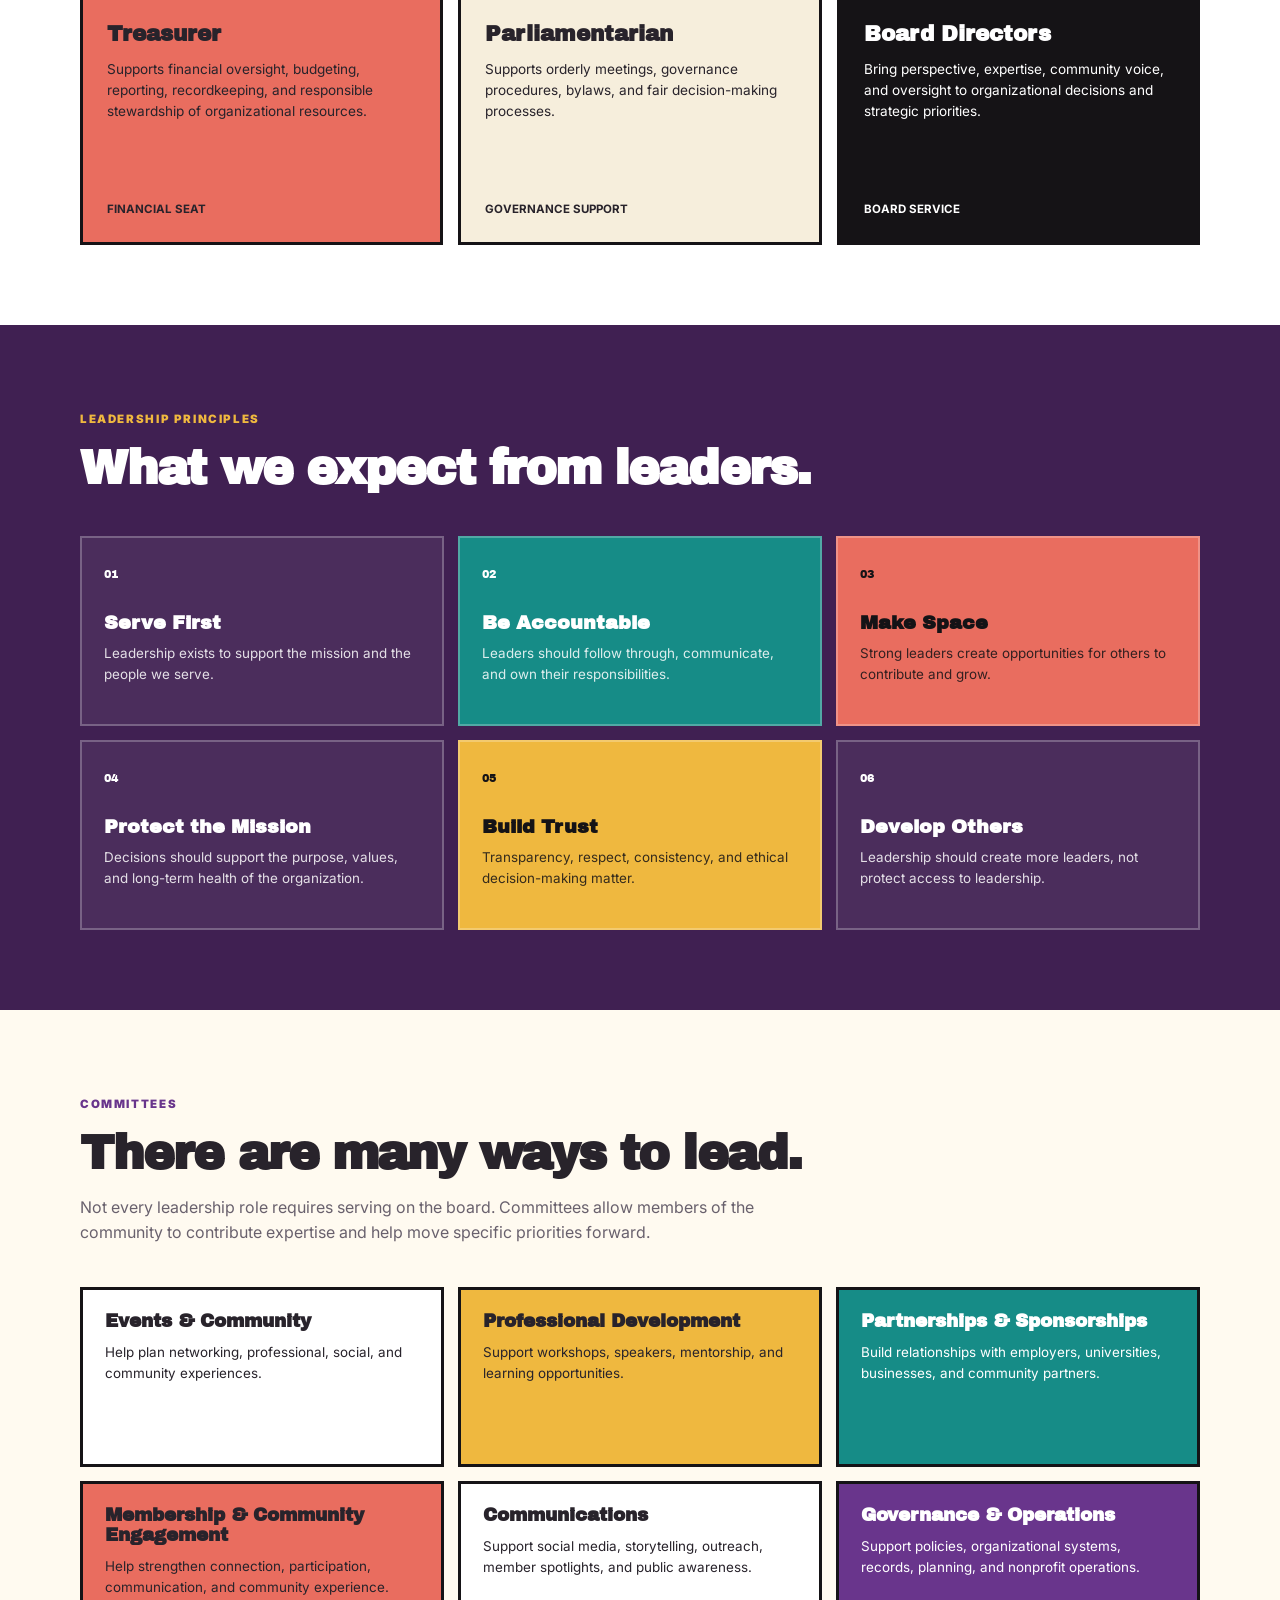
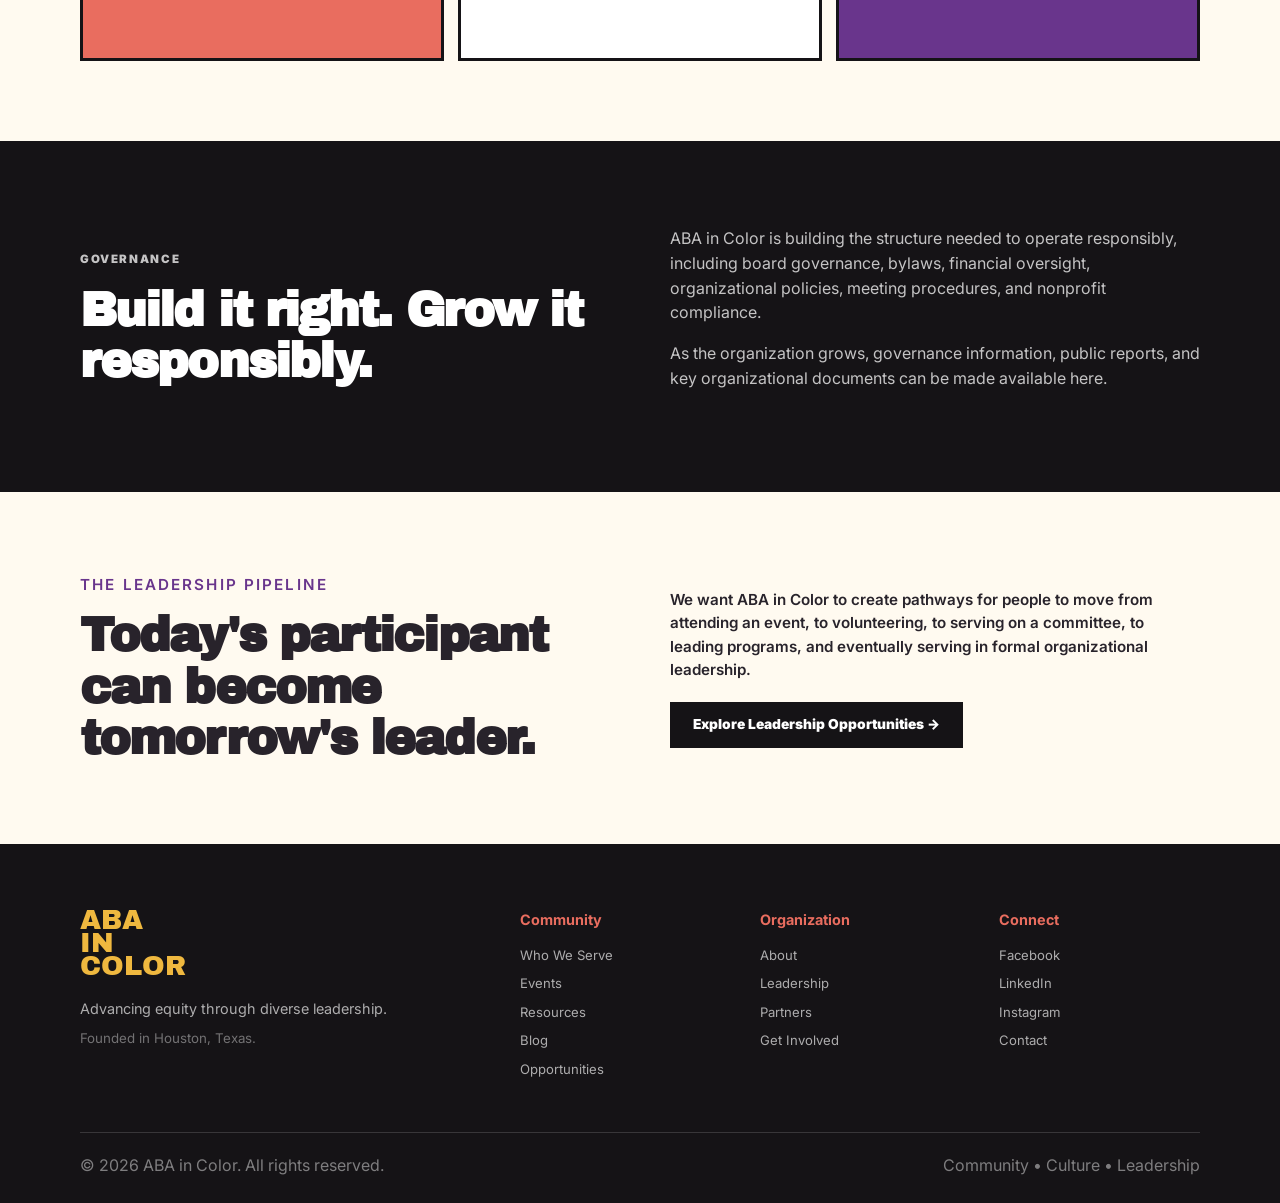
<file: leadership.html>
<!DOCTYPE html>
<html lang="en">

<head>
    <meta charset="UTF-8">

    <meta
        name="viewport"
        content="width=device-width, initial-scale=1.0">

    <meta
        name="description"
        content="Meet the leadership of ABA in Color and learn how the organization is being built through service, governance, and community leadership.">

    <title>Leadership | ABA in Color</title>

    <link rel="preconnect" href="https://fonts.googleapis.com">

    <link
        rel="preconnect"
        href="https://fonts.gstatic.com"
        crossorigin>

    <link
        href="https://fonts.googleapis.com/css2?family=Archivo+Black&family=Inter:wght@400;500;600;700;800;900&display=swap"
        rel="stylesheet">

    <link
        rel="stylesheet"
        href="css/style.css">
</head>


<body>


    <!-- ==============================
         HEADER
    =============================== -->

    <header class="site-header">

        <div class="container nav-container">

            <a href="index.html" class="brand">

                <div class="brand-mark">
                    AIC
                </div>

                <div class="brand-copy">

                    <strong>
                        ABA in Color
                    </strong>

                    <span>
                        Community • Culture • Leadership
                    </span>

                </div>

            </a>


            <button
                class="menu-toggle"
                id="menuToggle"
                aria-label="Open navigation"
                aria-expanded="false">

                ☰

            </button>


            <nav
                class="main-nav"
                id="mainNav">

                <a href="about.html">
                    About
                </a>

                <a href="community.html">
                    Community
                </a>

                <a href="events.html">
                    Events
                </a>

                <a href="opportunities.html">
                    Opportunities
                </a>

                <a href="resources.html">
                    Resources
                </a>

                <a href="blog.html">
                    Blog
                </a>

                <a href="get-involved.html">
                    Get Involved
                </a>

                <a
                    href="contact.html"
                    class="nav-cta">

                    Connect With Us

                </a>

            </nav>

        </div>

    </header>



    <main>


        <!-- ==============================
             HERO
        =============================== -->

        <section class="page-hero leadership-page-hero">

            <div class="container leadership-hero-grid">

                <div>

                    <p class="section-label light-label">
                        LEADERSHIP
                    </p>

                    <h1>
                        Leadership should
                        look like the community.
                    </h1>

                    <p class="page-hero-copy">
                        ABA in Color is building a leadership structure
                        centered on service, accountability, representation,
                        professional growth, and community impact.
                    </p>

                </div>


                <div class="leadership-poster">

                    <span>
                        LEAD
                    </span>

                    <strong>
                        WITH
                    </strong>

                    <strong>
                        PURPOSE.
                    </strong>

                    <div class="leadership-poster-star">
                        ★
                    </div>

                </div>

            </div>

        </section>



        <!-- ==============================
             LEADERSHIP PHILOSOPHY
        =============================== -->

        <section class="section">

            <div class="container intro-grid">

                <div>

                    <p class="section-label">
                        HOW WE LEAD
                    </p>

                    <h2>
                        Leadership is
                        service.
                    </h2>

                </div>


                <div class="intro-copy">

                    <p class="large-copy">
                        We are not building titles.
                        We are building responsibility.
                    </p>

                    <p>
                        Leadership in ABA in Color means helping create
                        opportunities for others, protecting the mission,
                        building trust, and moving the organization forward.
                    </p>

                    <p>
                        Our leaders are expected to serve with transparency,
                        integrity, accountability, collaboration, and respect.
                    </p>

                </div>

            </div>

        </section>



        <!-- ==============================
             FOUNDING BOARD
        =============================== -->

        <section class="section leadership-board-section">

            <div class="container">

                <div class="section-heading">

                    <p class="section-label">
                        FOUNDING BOARD
                    </p>

                    <h2>
                        Building the foundation.
                    </h2>

                    <p>
                        The founding board is responsible for helping
                        establish the organization, governance structure,
                        priorities, and long-term direction of ABA in Color.
                    </p>

                </div>


                <div class="board-grid">


                    <article class="board-card board-purple">

                        <span class="board-role">
                            PRESIDENT
                        </span>

                        <h3>
                            President
                        </h3>

                        <p>
                            Provides strategic leadership, supports the
                            board, helps guide organizational priorities,
                            and represents ABA in Color publicly.
                        </p>

                        <strong>
                            Leadership seat
                        </strong>

                    </article>


                    <article class="board-card board-teal">

                        <span class="board-role">
                            VICE PRESIDENT
                        </span>

                        <h3>
                            Vice President
                        </h3>

                        <p>
                            Supports the president, assists with strategic
                            initiatives, and helps coordinate leadership
                            across the organization.
                        </p>

                        <strong>
                            Leadership seat
                        </strong>

                    </article>


                    <article class="board-card board-gold">

                        <span class="board-role">
                            SECRETARY
                        </span>

                        <h3>
                            Secretary
                        </h3>

                        <p>
                            Maintains official records, meeting minutes,
                        notices, and documentation needed for strong
                        nonprofit governance.
                        </p>

                        <strong>
                            Governance seat
                        </strong>

                    </article>


                    <article class="board-card board-coral">

                        <span class="board-role">
                            TREASURER
                        </span>

                        <h3>
                            Treasurer
                        </h3>

                        <p>
                            Supports financial oversight, budgeting,
                            reporting, recordkeeping, and responsible
                            stewardship of organizational resources.
                        </p>

                        <strong>
                            Financial seat
                        </strong>

                    </article>


                    <article class="board-card board-cream">

                        <span class="board-role">
                            PARLIAMENTARIAN
                        </span>

                        <h3>
                            Parliamentarian
                        </h3>

                        <p>
                            Supports orderly meetings, governance procedures,
                            bylaws, and fair decision-making processes.
                        </p>

                        <strong>
                            Governance support
                        </strong>

                    </article>


                    <article class="board-card board-black">

                        <span class="board-role">
                            DIRECTORS
                        </span>

                        <h3>
                            Board Directors
                        </h3>

                        <p>
                            Bring perspective, expertise, community voice,
                            and oversight to organizational decisions and
                            strategic priorities.
                        </p>

                        <strong>
                            Board service
                        </strong>

                    </article>


                </div>

            </div>

        </section>



        <!-- ==============================
             LEADERSHIP PRINCIPLES
        =============================== -->

        <section class="leadership-principles">

            <div class="container">

                <div class="section-heading">

                    <p class="section-label light-label">
                        LEADERSHIP PRINCIPLES
                    </p>

                    <h2>
                        What we expect
                        from leaders.
                    </h2>

                </div>


                <div class="principles-grid">


                    <article>

                        <span>
                            01
                        </span>

                        <h3>
                            Serve First
                        </h3>

                        <p>
                            Leadership exists to support the mission
                            and the people we serve.
                        </p>

                    </article>


                    <article>

                        <span>
                            02
                        </span>

                        <h3>
                            Be Accountable
                        </h3>

                        <p>
                            Leaders should follow through, communicate,
                            and own their responsibilities.
                        </p>

                    </article>


                    <article>

                        <span>
                            03
                        </span>

                        <h3>
                            Make Space
                        </h3>

                        <p>
                            Strong leaders create opportunities for
                            others to contribute and grow.
                        </p>

                    </article>


                    <article>

                        <span>
                            04
                        </span>

                        <h3>
                            Protect the Mission
                        </h3>

                        <p>
                            Decisions should support the purpose,
                            values, and long-term health of the organization.
                        </p>

                    </article>


                    <article>

                        <span>
                            05
                        </span>

                        <h3>
                            Build Trust
                        </h3>

                        <p>
                            Transparency, respect, consistency,
                            and ethical decision-making matter.
                        </p>

                    </article>


                    <article>

                        <span>
                            06
                        </span>

                        <h3>
                            Develop Others
                        </h3>

                        <p>
                            Leadership should create more leaders,
                            not protect access to leadership.
                        </p>

                    </article>


                </div>

            </div>

        </section>



        <!-- ==============================
             COMMITTEES
        =============================== -->

        <section class="section leadership-committee-section">

            <div class="container">

                <div class="section-heading">

                    <p class="section-label">
                        COMMITTEES
                    </p>

                    <h2>
                        There are many ways
                        to lead.
                    </h2>

                    <p>
                        Not every leadership role requires serving
                        on the board. Committees allow members of the
                        community to contribute expertise and help
                        move specific priorities forward.
                    </p>

                </div>


                <div class="committee-grid">

                    <article>
                        <h3>
                            Events & Community
                        </h3>

                        <p>
                            Help plan networking, professional,
                            social, and community experiences.
                        </p>
                    </article>


                    <article>
                        <h3>
                            Professional Development
                        </h3>

                        <p>
                            Support workshops, speakers, mentorship,
                            and learning opportunities.
                        </p>
                    </article>


                    <article>
                        <h3>
                            Partnerships & Sponsorships
                        </h3>

                        <p>
                            Build relationships with employers,
                            universities, businesses, and community partners.
                        </p>
                    </article>


                    <article>
                        <h3>
                            Membership & Community Engagement
                        </h3>

                        <p>
                            Help strengthen connection, participation,
                            communication, and community experience.
                        </p>
                    </article>


                    <article>
                        <h3>
                            Communications
                        </h3>

                        <p>
                            Support social media, storytelling,
                            outreach, member spotlights, and public awareness.
                        </p>
                    </article>


                    <article>
                        <h3>
                            Governance & Operations
                        </h3>

                        <p>
                            Support policies, organizational systems,
                            records, planning, and nonprofit operations.
                        </p>
                    </article>

                </div>

            </div>

        </section>



        <!-- ==============================
             GOVERNANCE
        =============================== -->

        <section class="governance-section">

            <div class="container governance-grid">

                <div>

                    <p class="section-label light-label">
                        GOVERNANCE
                    </p>

                    <h2>
                        Build it right.
                        Grow it responsibly.
                    </h2>

                </div>


                <div>

                    <p>
                        ABA in Color is building the structure needed
                        to operate responsibly, including board governance,
                        bylaws, financial oversight, organizational policies,
                        meeting procedures, and nonprofit compliance.
                    </p>

                    <p>
                        As the organization grows, governance information,
                        public reports, and key organizational documents
                        can be made available here.
                    </p>

                </div>

            </div>

        </section>



        <!-- ==============================
             LEADERSHIP PIPELINE
        =============================== -->

        <section class="section">

            <div class="container partners-grid">

                <div>

                    <p class="section-label">
                        THE LEADERSHIP PIPELINE
                    </p>

                    <h2>
                        Today's participant can
                        become tomorrow's leader.
                    </h2>

                </div>


                <div>

                    <p>
                        We want ABA in Color to create pathways for
                        people to move from attending an event,
                        to volunteering, to serving on a committee,
                        to leading programs, and eventually serving
                        in formal organizational leadership.
                    </p>

                    <a
                        href="get-involved.html"
                        class="button button-black">

                        Explore Leadership Opportunities →

                    </a>

                </div>

            </div>

        </section>



    </main>



    <!-- ==============================
         FOOTER
    =============================== -->

    <footer class="site-footer">

        <div class="container footer-grid">


            <div class="footer-brand">

                <div class="footer-logo">

                    ABA<br>
                    IN<br>
                    COLOR

                </div>

                <p>
                    Advancing equity through diverse leadership.
                </p>

                <small>
                    Founded in Houston, Texas.
                </small>

            </div>


            <div>

                <h4>
                    Community
                </h4>

                <a href="community.html">
                    Who We Serve
                </a>

                <a href="events.html">
                    Events
                </a>

                <a href="resources.html">
                    Resources
                </a>

                <a href="blog.html">
                    Blog
                </a>

                <a href="opportunities.html">
                    Opportunities
                </a>

            </div>


            <div>

                <h4>
                    Organization
                </h4>

                <a href="about.html">
                    About
                </a>

                <a href="leadership.html">
                    Leadership
                </a>

                <a href="partners.html">
                    Partners
                </a>

                <a href="get-involved.html">
                    Get Involved
                </a>

            </div>


            <div>

                <h4>
                    Connect
                </h4>

                <a href="#">
                    Facebook
                </a>

                <a href="#">
                    LinkedIn
                </a>

                <a href="#">
                    Instagram
                </a>

                <a href="contact.html">
                    Contact
                </a>

            </div>


        </div>


        <div class="container footer-bottom">

            <p>
                © <span id="currentYear"></span>
                ABA in Color.
                All rights reserved.
            </p>

            <p>
                Community • Culture • Leadership
            </p>

        </div>

    </footer>


    <script src="js/main.js"></script>

</body>

</html>
</file>
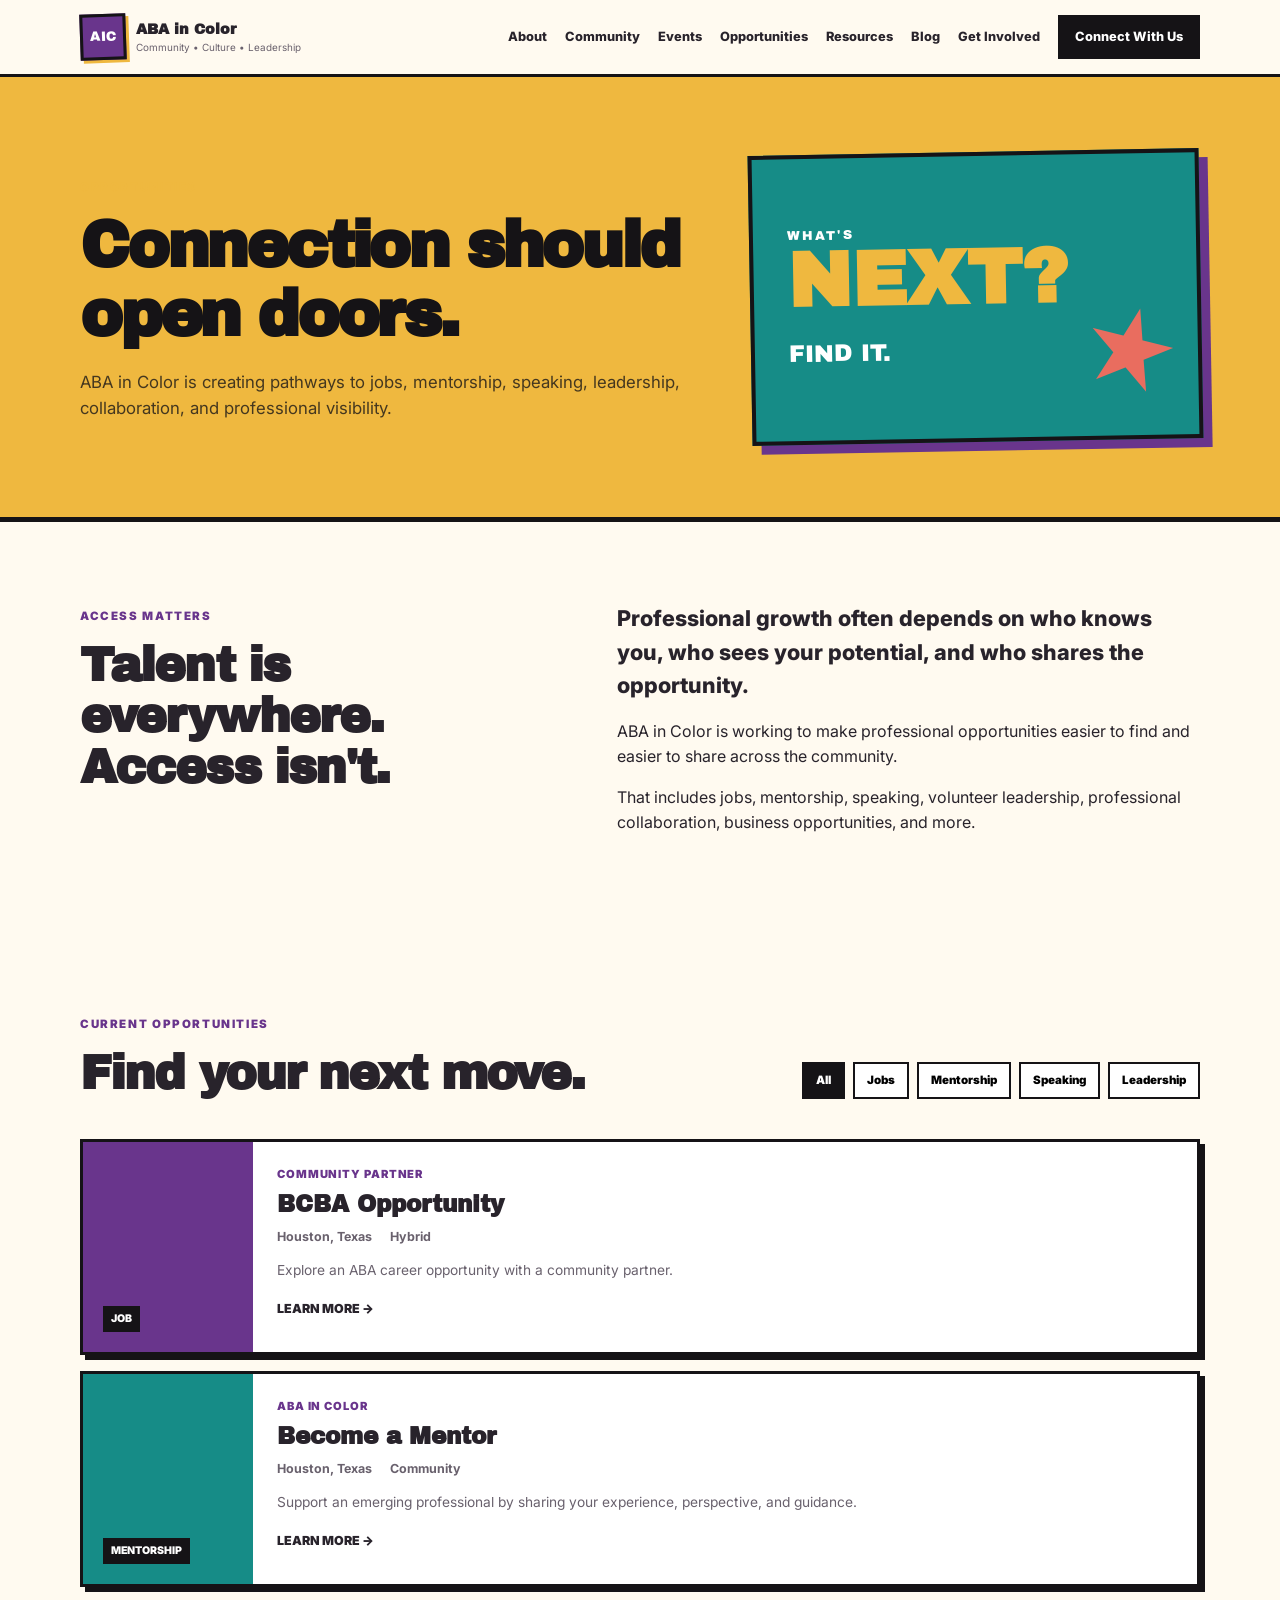
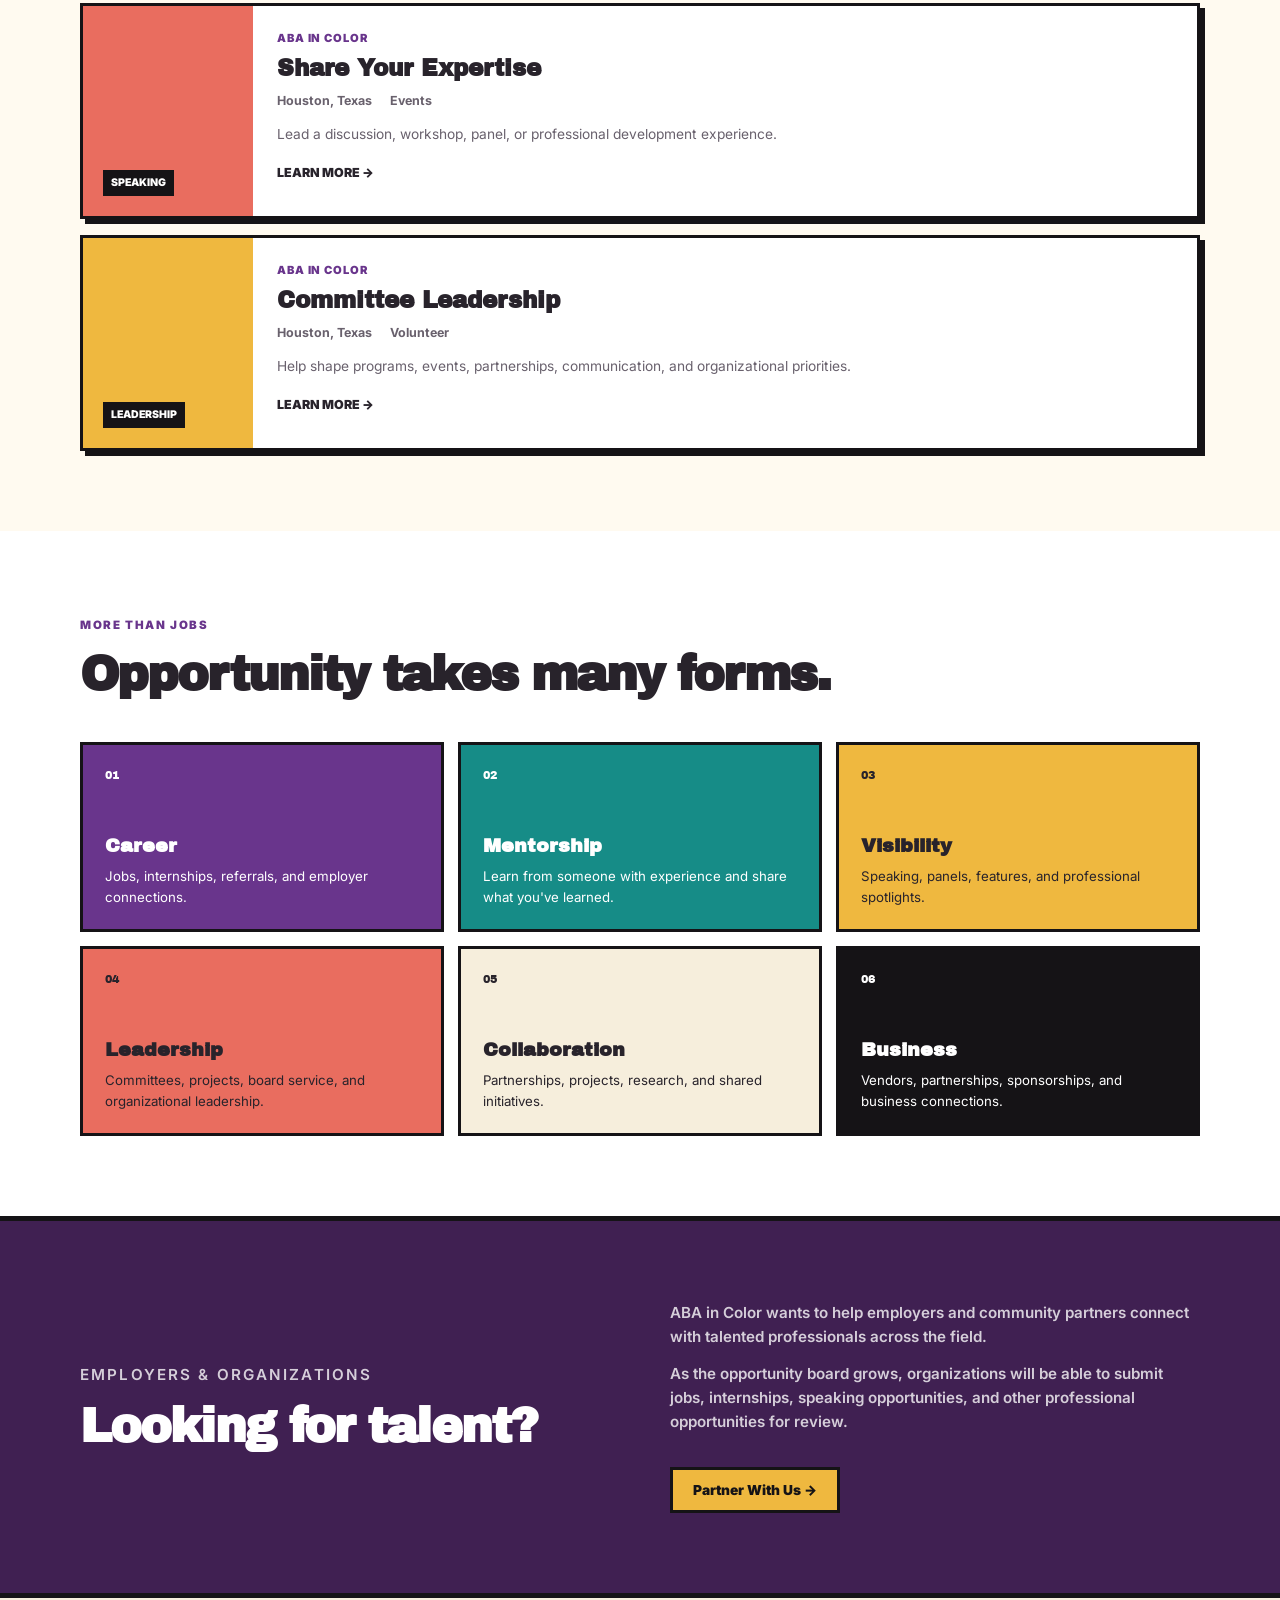
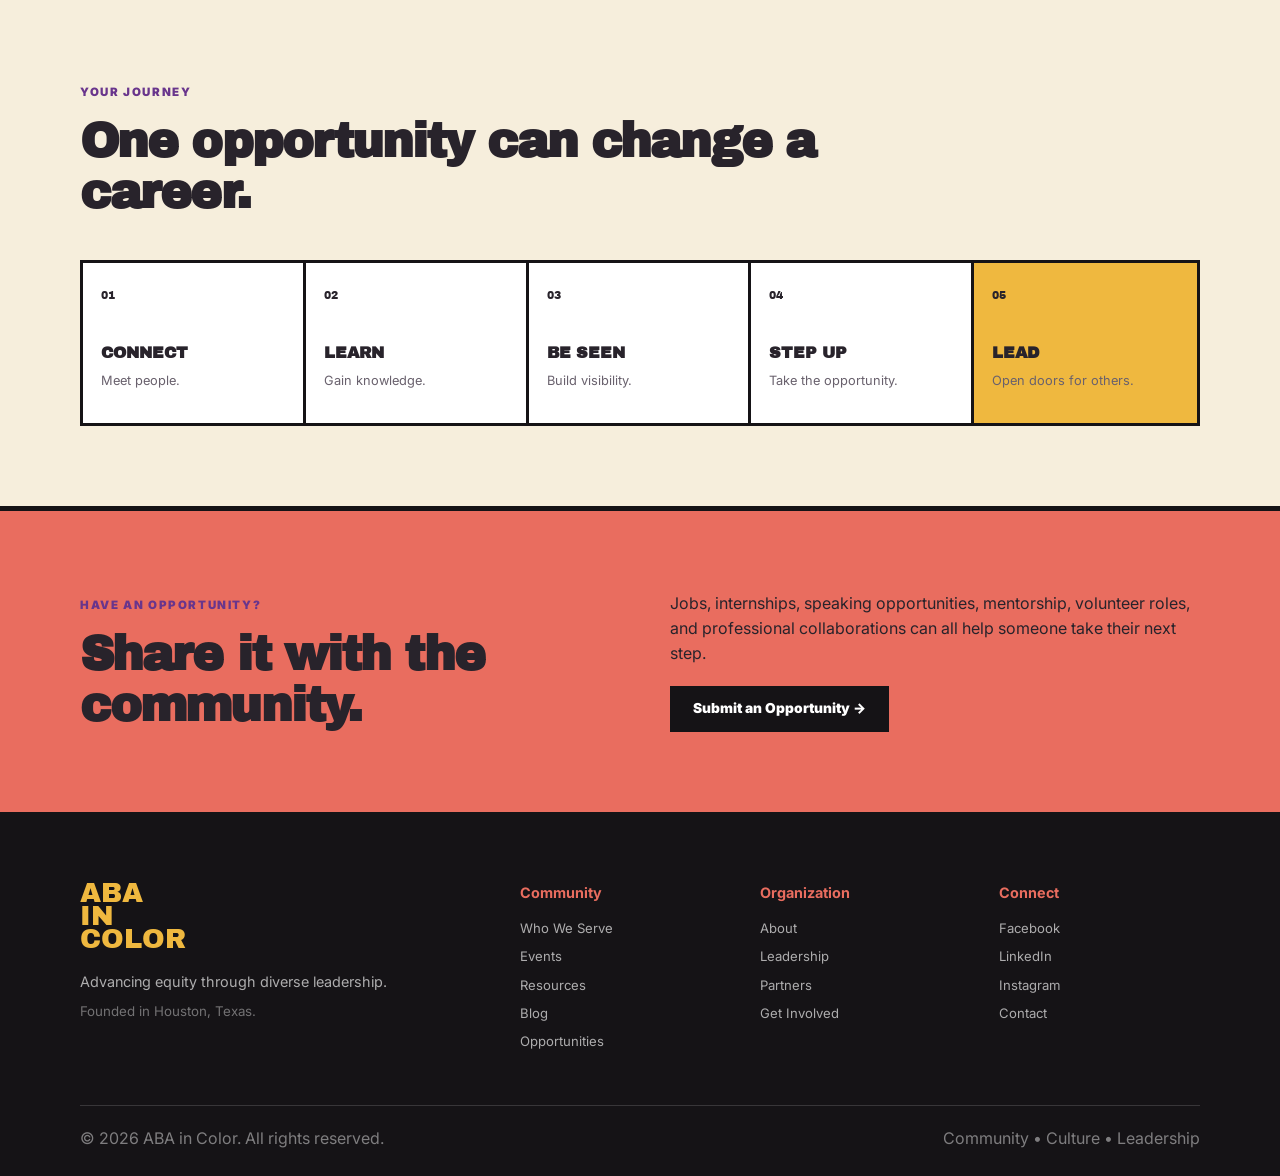
<file: opportunities.html>
<!DOCTYPE html>
<html lang="en">

<head>
    <meta charset="UTF-8">

    <meta
        name="viewport"
        content="width=device-width, initial-scale=1.0">

    <meta
        name="description"
        content="Explore jobs, mentorship, speaking, leadership, and professional opportunities through ABA in Color.">

    <title>Opportunities | ABA in Color</title>

    <link rel="preconnect" href="https://fonts.googleapis.com">

    <link
        rel="preconnect"
        href="https://fonts.gstatic.com"
        crossorigin>

    <link
        href="https://fonts.googleapis.com/css2?family=Archivo+Black&family=Inter:wght@400;500;600;700;800;900&display=swap"
        rel="stylesheet">

    <link
        rel="stylesheet"
        href="css/style.css">
</head>


<body>


    <!-- HEADER -->

    <header class="site-header">

        <div class="container nav-container">

            <a href="index.html" class="brand">

                <div class="brand-mark">
                    AIC
                </div>

                <div class="brand-copy">

                    <strong>
                        ABA in Color
                    </strong>

                    <span>
                        Community • Culture • Leadership
                    </span>

                </div>

            </a>


            <button
                class="menu-toggle"
                id="menuToggle"
                aria-label="Open navigation"
                aria-expanded="false">

                ☰

            </button>


            <nav
                class="main-nav"
                id="mainNav">

                <a href="about.html">About</a>
                <a href="community.html">Community</a>
                <a href="events.html">Events</a>
                <a href="opportunities.html">Opportunities</a>
                <a href="resources.html">Resources</a>
                <a href="blog.html">Blog</a>
                <a href="get-involved.html">Get Involved</a>

                <a
                    href="contact.html"
                    class="nav-cta">

                    Connect With Us

                </a>

            </nav>

        </div>

    </header>



    <main>


        <!-- HERO -->

        <section class="page-hero opportunities-page-hero">

            <div class="container opportunities-hero-grid">

                <div>

                    <p class="section-label light-label">
                        OPPORTUNITIES
                    </p>

                    <h1>
                        Connection should
                        open doors.
                    </h1>

                    <p class="page-hero-copy">
                        ABA in Color is creating pathways to jobs,
                        mentorship, speaking, leadership, collaboration,
                        and professional visibility.
                    </p>

                </div>


                <div class="opportunities-poster">

                    <span>
                        WHAT'S
                    </span>

                    <strong>
                        NEXT?
                    </strong>

                    <div class="opportunities-poster-line">
                        FIND IT.
                    </div>

                    <div class="opportunities-poster-star">
                        ★
                    </div>

                </div>

            </div>

        </section>



        <!-- INTRO -->

        <section class="section">

            <div class="container intro-grid">

                <div>

                    <p class="section-label">
                        ACCESS MATTERS
                    </p>

                    <h2>
                        Talent is everywhere.
                        Access isn't.
                    </h2>

                </div>


                <div class="intro-copy">

                    <p class="large-copy">
                        Professional growth often depends on
                        who knows you, who sees your potential,
                        and who shares the opportunity.
                    </p>

                    <p>
                        ABA in Color is working to make professional
                        opportunities easier to find and easier to share
                        across the community.
                    </p>

                    <p>
                        That includes jobs, mentorship, speaking,
                        volunteer leadership, professional collaboration,
                        business opportunities, and more.
                    </p>

                </div>

            </div>

        </section>



        <!-- FILTERS + DYNAMIC OPPORTUNITIES -->

        <section class="opportunity-list-section">

            <div class="container">

                <div class="opportunity-list-header">

                    <div>

                        <p class="section-label">
                            CURRENT OPPORTUNITIES
                        </p>

                        <h2>
                            Find your next move.
                        </h2>

                    </div>


                    <div
                        class="opportunity-filters"
                        id="opportunityFilters">

                        <button
                            class="opportunity-filter active"
                            data-filter="all">

                            All

                        </button>

                        <button
                            class="opportunity-filter"
                            data-filter="Job">

                            Jobs

                        </button>

                        <button
                            class="opportunity-filter"
                            data-filter="Mentorship">

                            Mentorship

                        </button>

                        <button
                            class="opportunity-filter"
                            data-filter="Speaking">

                            Speaking

                        </button>

                        <button
                            class="opportunity-filter"
                            data-filter="Leadership">

                            Leadership

                        </button>

                    </div>

                </div>


                <div
                    class="opportunities-page-grid"
                    id="opportunitiesPageGrid">

                    <p>
                        Loading opportunities...
                    </p>

                </div>

            </div>

        </section>



        <!-- PATHWAYS -->

        <section class="section opportunity-pathways-section">

            <div class="container">

                <div class="section-heading">

                    <p class="section-label">
                        MORE THAN JOBS
                    </p>

                    <h2>
                        Opportunity takes
                        many forms.
                    </h2>

                </div>


                <div class="opportunity-pathway-grid">

                    <article class="pathway-purple">
                        <span>01</span>
                        <h3>Career</h3>
                        <p>
                            Jobs, internships, referrals,
                            and employer connections.
                        </p>
                    </article>

                    <article class="pathway-teal">
                        <span>02</span>
                        <h3>Mentorship</h3>
                        <p>
                            Learn from someone with experience
                            and share what you've learned.
                        </p>
                    </article>

                    <article class="pathway-gold">
                        <span>03</span>
                        <h3>Visibility</h3>
                        <p>
                            Speaking, panels, features,
                            and professional spotlights.
                        </p>
                    </article>

                    <article class="pathway-coral">
                        <span>04</span>
                        <h3>Leadership</h3>
                        <p>
                            Committees, projects, board service,
                            and organizational leadership.
                        </p>
                    </article>

                    <article class="pathway-cream">
                        <span>05</span>
                        <h3>Collaboration</h3>
                        <p>
                            Partnerships, projects,
                            research, and shared initiatives.
                        </p>
                    </article>

                    <article class="pathway-black">
                        <span>06</span>
                        <h3>Business</h3>
                        <p>
                            Vendors, partnerships,
                            sponsorships, and business connections.
                        </p>
                    </article>

                </div>

            </div>

        </section>



        <!-- EMPLOYERS -->

        <section class="opportunity-employer-section">

            <div class="container partners-grid">

                <div>

                    <p class="section-label light-label">
                        EMPLOYERS & ORGANIZATIONS
                    </p>

                    <h2>
                        Looking for talent?
                    </h2>

                </div>


                <div>

                    <p>
                        ABA in Color wants to help employers
                        and community partners connect with talented
                        professionals across the field.
                    </p>

                    <p>
                        As the opportunity board grows, organizations
                        will be able to submit jobs, internships,
                        speaking opportunities, and other professional
                        opportunities for review.
                    </p>

                    <a
                        href="partners.html"
                        class="button button-black">

                        Partner With Us →

                    </a>

                </div>

            </div>

        </section>



        <!-- CAREER PATH -->

        <section class="section opportunity-journey-section">

            <div class="container">

                <div class="section-heading">

                    <p class="section-label">
                        YOUR JOURNEY
                    </p>

                    <h2>
                        One opportunity can
                        change a career.
                    </h2>

                </div>


                <div class="journey-line">

                    <div>
                        <span>01</span>
                        <strong>CONNECT</strong>
                        <p>Meet people.</p>
                    </div>

                    <div>
                        <span>02</span>
                        <strong>LEARN</strong>
                        <p>Gain knowledge.</p>
                    </div>

                    <div>
                        <span>03</span>
                        <strong>BE SEEN</strong>
                        <p>Build visibility.</p>
                    </div>

                    <div>
                        <span>04</span>
                        <strong>STEP UP</strong>
                        <p>Take the opportunity.</p>
                    </div>

                    <div>
                        <span>05</span>
                        <strong>LEAD</strong>
                        <p>Open doors for others.</p>
                    </div>

                </div>

            </div>

        </section>



        <!-- CTA -->

        <section class="opportunity-final-cta">

            <div class="container opportunities-final-grid">

                <div>

                    <p class="section-label">
                        HAVE AN OPPORTUNITY?
                    </p>

                    <h2>
                        Share it with
                        the community.
                    </h2>

                </div>


                <div>

                    <p>
                        Jobs, internships, speaking opportunities,
                        mentorship, volunteer roles, and professional
                        collaborations can all help someone take
                        their next step.
                    </p>

                    <a
                        href="contact.html"
                        class="button button-black">

                        Submit an Opportunity →

                    </a>

                </div>

            </div>

        </section>


    </main>



    <!-- FOOTER -->

    <footer class="site-footer">

        <div class="container footer-grid">

            <div class="footer-brand">

                <div class="footer-logo">
                    ABA<br>
                    IN<br>
                    COLOR
                </div>

                <p>
                    Advancing equity through diverse leadership.
                </p>

                <small>
                    Founded in Houston, Texas.
                </small>

            </div>


            <div>

                <h4>
                    Community
                </h4>

                <a href="community.html">Who We Serve</a>
                <a href="events.html">Events</a>
                <a href="resources.html">Resources</a>
                <a href="blog.html">Blog</a>
                <a href="opportunities.html">Opportunities</a>

            </div>


            <div>

                <h4>
                    Organization
                </h4>

                <a href="about.html">About</a>
                <a href="leadership.html">Leadership</a>
                <a href="partners.html">Partners</a>
                <a href="get-involved.html">Get Involved</a>

            </div>


            <div>

                <h4>
                    Connect
                </h4>

                <a href="#">Facebook</a>
                <a href="#">LinkedIn</a>
                <a href="#">Instagram</a>
                <a href="contact.html">Contact</a>

            </div>

        </div>


        <div class="container footer-bottom">

            <p>
                © <span id="currentYear"></span>
                ABA in Color. All rights reserved.
            </p>

            <p>
                Community • Culture • Leadership
            </p>

        </div>

    </footer>


    <script src="js/main.js"></script>

</body>

</html>
</file>
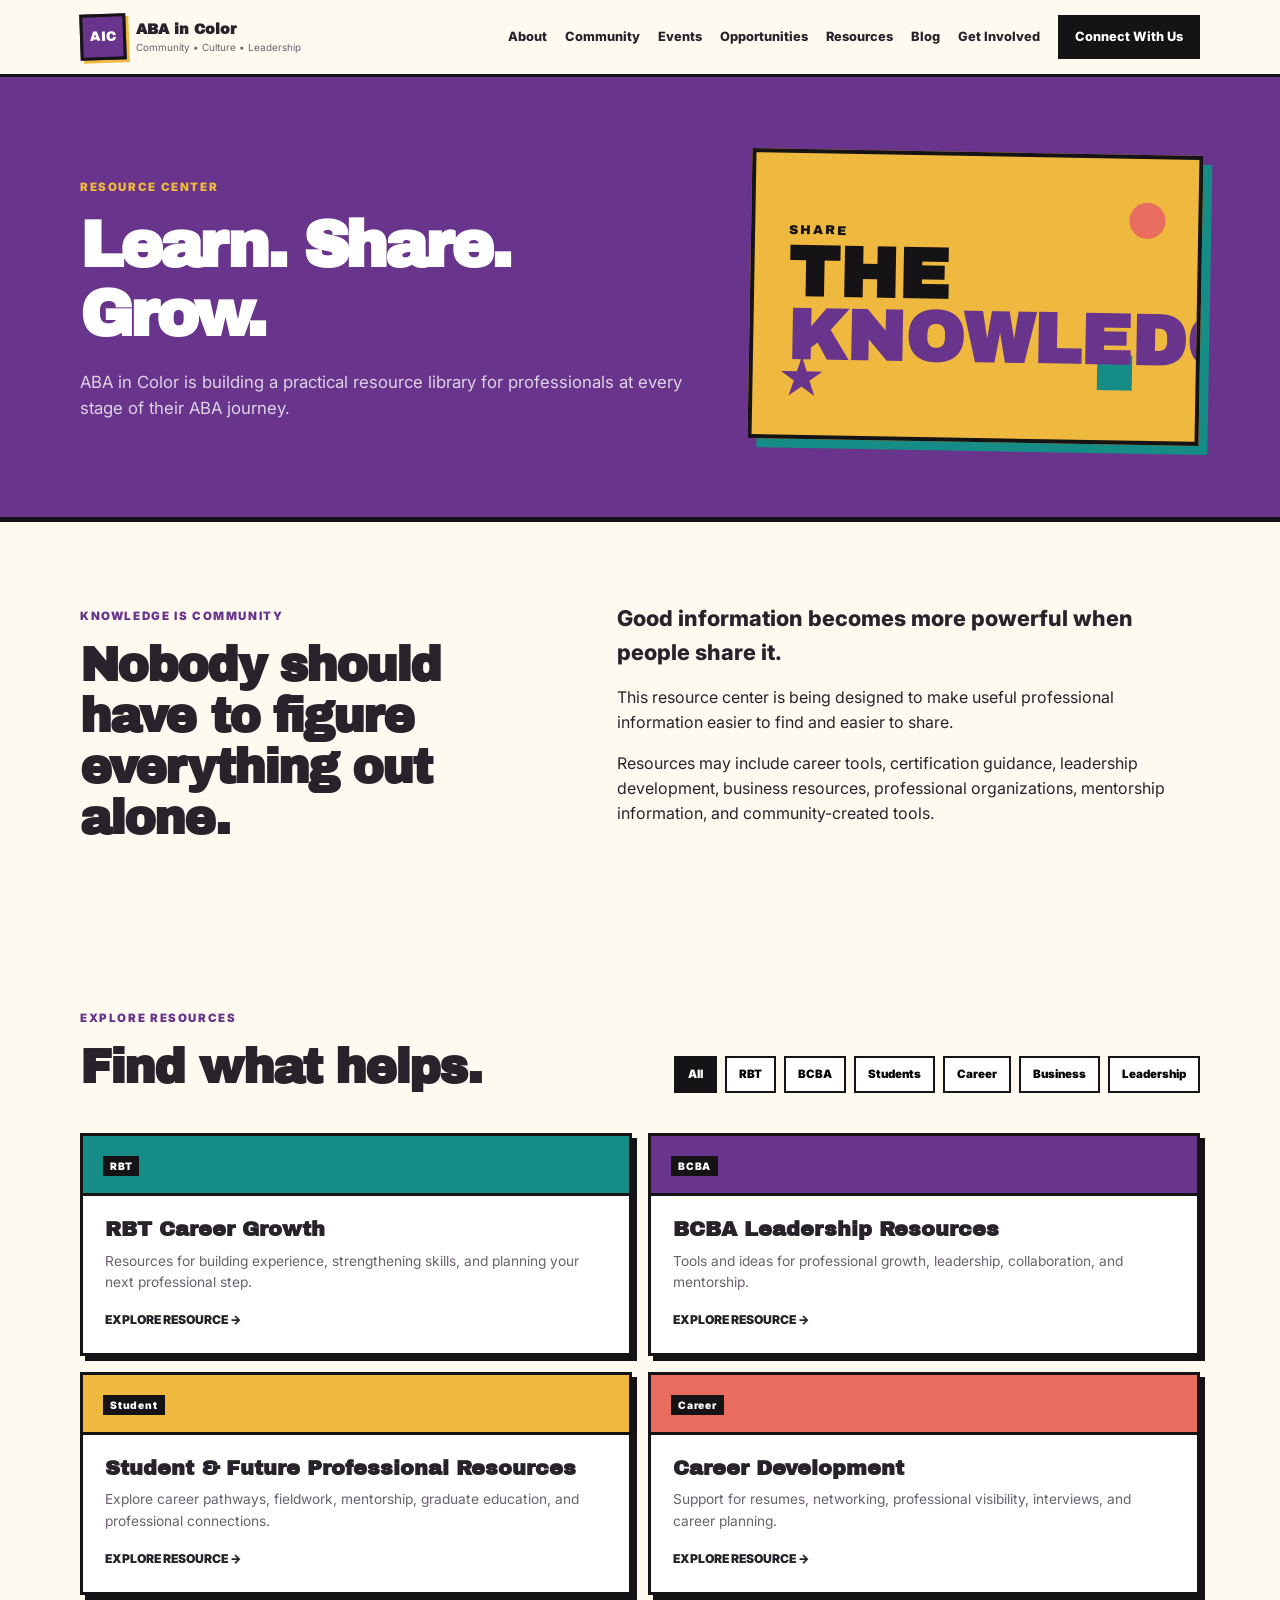
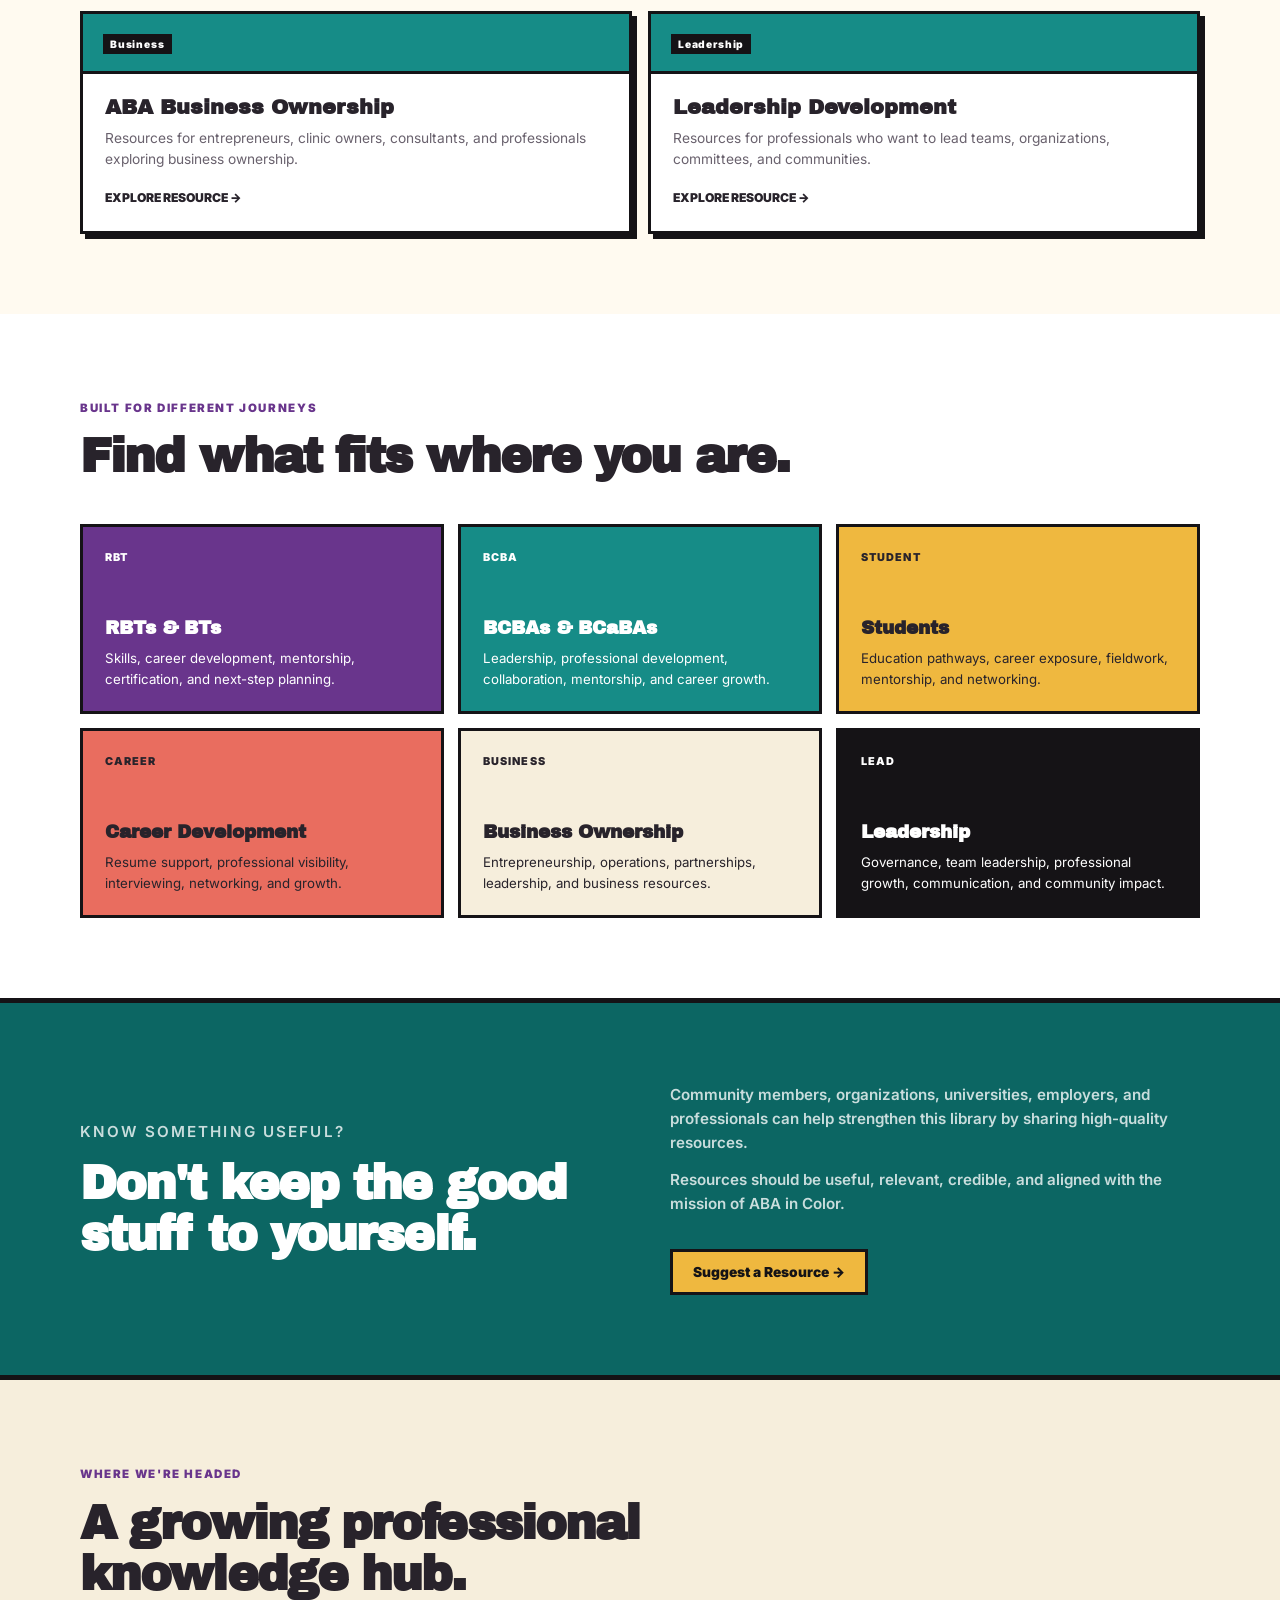
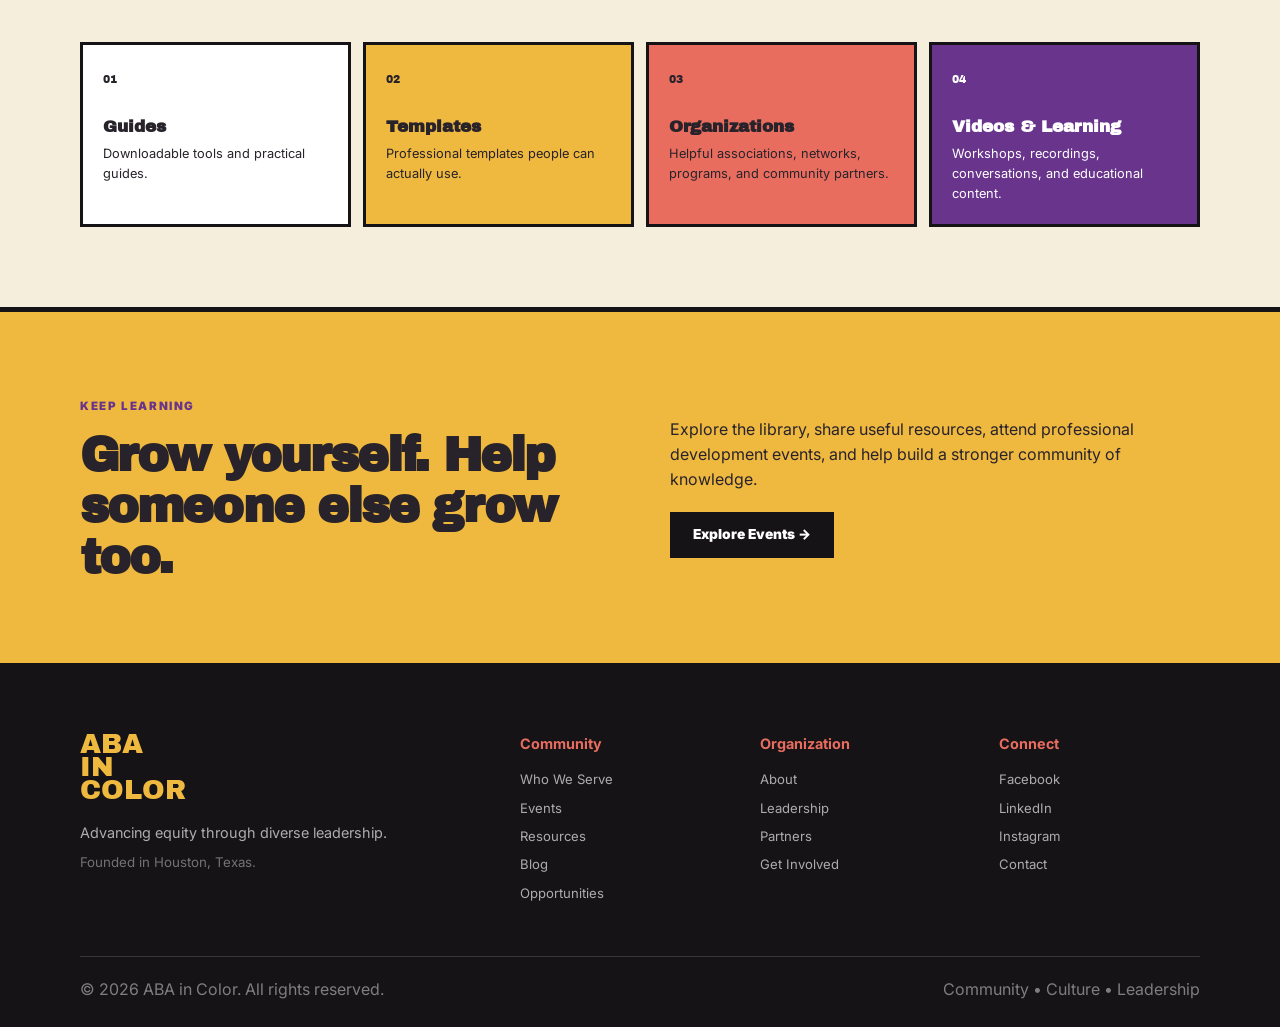
<file: resources.html>
<!DOCTYPE html>
<html lang="en">

<head>
    <meta charset="UTF-8">

    <meta
        name="viewport"
        content="width=device-width, initial-scale=1.0">

    <meta
        name="description"
        content="Explore ABA in Color resources for RBTs, BCBAs, students, business owners, leaders, and professionals across Applied Behavior Analysis.">

    <title>Resources | ABA in Color</title>

    <link rel="preconnect" href="https://fonts.googleapis.com">

    <link
        rel="preconnect"
        href="https://fonts.gstatic.com"
        crossorigin>

    <link
        href="https://fonts.googleapis.com/css2?family=Archivo+Black&family=Inter:wght@400;500;600;700;800;900&display=swap"
        rel="stylesheet">

    <link
        rel="stylesheet"
        href="css/style.css">
</head>


<body>


    <!-- HEADER -->

    <header class="site-header">

        <div class="container nav-container">

            <a href="index.html" class="brand">

                <div class="brand-mark">
                    AIC
                </div>

                <div class="brand-copy">

                    <strong>
                        ABA in Color
                    </strong>

                    <span>
                        Community • Culture • Leadership
                    </span>

                </div>

            </a>


            <button
                class="menu-toggle"
                id="menuToggle"
                aria-label="Open navigation"
                aria-expanded="false">

                ☰

            </button>


            <nav
                class="main-nav"
                id="mainNav">

                <a href="about.html">About</a>
                <a href="community.html">Community</a>
                <a href="events.html">Events</a>
                <a href="opportunities.html">Opportunities</a>
                <a href="resources.html">Resources</a>
                <a href="blog.html">Blog</a>
                <a href="get-involved.html">Get Involved</a>

                <a
                    href="contact.html"
                    class="nav-cta">

                    Connect With Us

                </a>

            </nav>

        </div>

    </header>



    <main>


        <!-- HERO -->

        <section class="page-hero resources-page-hero">

            <div class="container resources-hero-grid">

                <div>

                    <p class="section-label light-label">
                        RESOURCE CENTER
                    </p>

                    <h1>
                        Learn.
                        Share.
                        Grow.
                    </h1>

                    <p class="page-hero-copy">
                        ABA in Color is building a practical resource
                        library for professionals at every stage of
                        their ABA journey.
                    </p>

                </div>


                <div class="resources-poster">

                    <span>
                        SHARE
                    </span>

                    <strong>
                        THE
                    </strong>

                    <strong>
                        KNOWLEDGE.
                    </strong>

                    <div class="resources-poster-shapes">
                        <span>●</span>
                        <span>■</span>
                        <span>★</span>
                    </div>

                </div>

            </div>

        </section>



        <!-- INTRO -->

        <section class="section">

            <div class="container intro-grid">

                <div>

                    <p class="section-label">
                        KNOWLEDGE IS COMMUNITY
                    </p>

                    <h2>
                        Nobody should have
                        to figure everything out alone.
                    </h2>

                </div>


                <div class="intro-copy">

                    <p class="large-copy">
                        Good information becomes more powerful
                        when people share it.
                    </p>

                    <p>
                        This resource center is being designed to
                        make useful professional information easier
                        to find and easier to share.
                    </p>

                    <p>
                        Resources may include career tools, certification
                        guidance, leadership development, business resources,
                        professional organizations, mentorship information,
                        and community-created tools.
                    </p>

                </div>

            </div>

        </section>



        <!-- FILTERS + RESOURCES -->

        <section class="resource-list-section">

            <div class="container">

                <div class="resource-list-header">

                    <div>

                        <p class="section-label">
                            EXPLORE RESOURCES
                        </p>

                        <h2>
                            Find what helps.
                        </h2>

                    </div>


                    <div
                        class="resource-filters"
                        id="resourceFilters">

                        <button
                            class="resource-filter active"
                            data-filter="all">

                            All

                        </button>

                        <button
                            class="resource-filter"
                            data-filter="RBT">

                            RBT

                        </button>

                        <button
                            class="resource-filter"
                            data-filter="BCBA">

                            BCBA

                        </button>

                        <button
                            class="resource-filter"
                            data-filter="Student">

                            Students

                        </button>

                        <button
                            class="resource-filter"
                            data-filter="Career">

                            Career

                        </button>

                        <button
                            class="resource-filter"
                            data-filter="Business">

                            Business

                        </button>

                        <button
                            class="resource-filter"
                            data-filter="Leadership">

                            Leadership

                        </button>

                    </div>

                </div>


                <div
                    class="resources-page-grid"
                    id="resourcesPageGrid">

                    <p>
                        Loading resources...
                    </p>

                </div>

            </div>

        </section>



        <!-- RESOURCE AREAS -->

        <section class="section resource-areas-section">

            <div class="container">

                <div class="section-heading">

                    <p class="section-label">
                        BUILT FOR DIFFERENT JOURNEYS
                    </p>

                    <h2>
                        Find what fits
                        where you are.
                    </h2>

                </div>


                <div class="resource-area-grid">

                    <article class="resource-area-purple">
                        <span>RBT</span>
                        <h3>RBTs & BTs</h3>
                        <p>
                            Skills, career development, mentorship,
                            certification, and next-step planning.
                        </p>
                    </article>

                    <article class="resource-area-teal">
                        <span>BCBA</span>
                        <h3>BCBAs & BCaBAs</h3>
                        <p>
                            Leadership, professional development,
                            collaboration, mentorship, and career growth.
                        </p>
                    </article>

                    <article class="resource-area-gold">
                        <span>STUDENT</span>
                        <h3>Students</h3>
                        <p>
                            Education pathways, career exposure,
                            fieldwork, mentorship, and networking.
                        </p>
                    </article>

                    <article class="resource-area-coral">
                        <span>CAREER</span>
                        <h3>Career Development</h3>
                        <p>
                            Resume support, professional visibility,
                            interviewing, networking, and growth.
                        </p>
                    </article>

                    <article class="resource-area-cream">
                        <span>BUSINESS</span>
                        <h3>Business Ownership</h3>
                        <p>
                            Entrepreneurship, operations, partnerships,
                            leadership, and business resources.
                        </p>
                    </article>

                    <article class="resource-area-black">
                        <span>LEAD</span>
                        <h3>Leadership</h3>
                        <p>
                            Governance, team leadership, professional
                            growth, communication, and community impact.
                        </p>
                    </article>

                </div>

            </div>

        </section>



        <!-- SHARE A RESOURCE -->

        <section class="resource-share-section">

            <div class="container partners-grid">

                <div>

                    <p class="section-label light-label">
                        KNOW SOMETHING USEFUL?
                    </p>

                    <h2>
                        Don't keep
                        the good stuff to yourself.
                    </h2>

                </div>


                <div>

                    <p>
                        Community members, organizations, universities,
                        employers, and professionals can help strengthen
                        this library by sharing high-quality resources.
                    </p>

                    <p>
                        Resources should be useful, relevant, credible,
                        and aligned with the mission of ABA in Color.
                    </p>

                    <a
                        href="contact.html"
                        class="button button-black">

                        Suggest a Resource →

                    </a>

                </div>

            </div>

        </section>



        <!-- FUTURE RESOURCE LIBRARY -->

        <section class="section resource-future-section">

            <div class="container">

                <div class="section-heading">

                    <p class="section-label">
                        WHERE WE'RE HEADED
                    </p>

                    <h2>
                        A growing professional
                        knowledge hub.
                    </h2>

                </div>


                <div class="resource-future-grid">

                    <article>
                        <span>01</span>
                        <h3>Guides</h3>
                        <p>
                            Downloadable tools and practical guides.
                        </p>
                    </article>

                    <article>
                        <span>02</span>
                        <h3>Templates</h3>
                        <p>
                            Professional templates people can actually use.
                        </p>
                    </article>

                    <article>
                        <span>03</span>
                        <h3>Organizations</h3>
                        <p>
                            Helpful associations, networks,
                            programs, and community partners.
                        </p>
                    </article>

                    <article>
                        <span>04</span>
                        <h3>Videos & Learning</h3>
                        <p>
                            Workshops, recordings,
                            conversations, and educational content.
                        </p>
                    </article>

                </div>

            </div>

        </section>



        <!-- CTA -->

        <section class="resources-final-cta">

            <div class="container resources-final-grid">

                <div>

                    <p class="section-label">
                        KEEP LEARNING
                    </p>

                    <h2>
                        Grow yourself.
                        Help someone else grow too.
                    </h2>

                </div>


                <div>

                    <p>
                        Explore the library, share useful resources,
                        attend professional development events,
                        and help build a stronger community of knowledge.
                    </p>

                    <a
                        href="events.html"
                        class="button button-black">

                        Explore Events →

                    </a>

                </div>

            </div>

        </section>


    </main>



    <!-- FOOTER -->

    <footer class="site-footer">

        <div class="container footer-grid">

            <div class="footer-brand">

                <div class="footer-logo">
                    ABA<br>
                    IN<br>
                    COLOR
                </div>

                <p>
                    Advancing equity through diverse leadership.
                </p>

                <small>
                    Founded in Houston, Texas.
                </small>

            </div>


            <div>

                <h4>Community</h4>

                <a href="community.html">Who We Serve</a>
                <a href="events.html">Events</a>
                <a href="resources.html">Resources</a>
                <a href="blog.html">Blog</a>
                <a href="opportunities.html">Opportunities</a>

            </div>


            <div>

                <h4>Organization</h4>

                <a href="about.html">About</a>
                <a href="leadership.html">Leadership</a>
                <a href="partners.html">Partners</a>
                <a href="get-involved.html">Get Involved</a>

            </div>


            <div>

                <h4>Connect</h4>

                <a href="#">Facebook</a>
                <a href="#">LinkedIn</a>
                <a href="#">Instagram</a>
                <a href="contact.html">Contact</a>

            </div>

        </div>


        <div class="container footer-bottom">

            <p>
                © <span id="currentYear"></span>
                ABA in Color. All rights reserved.
            </p>

            <p>
                Community • Culture • Leadership
            </p>

        </div>

    </footer>


    <script src="js/main.js"></script>

</body>

</html>
</file>
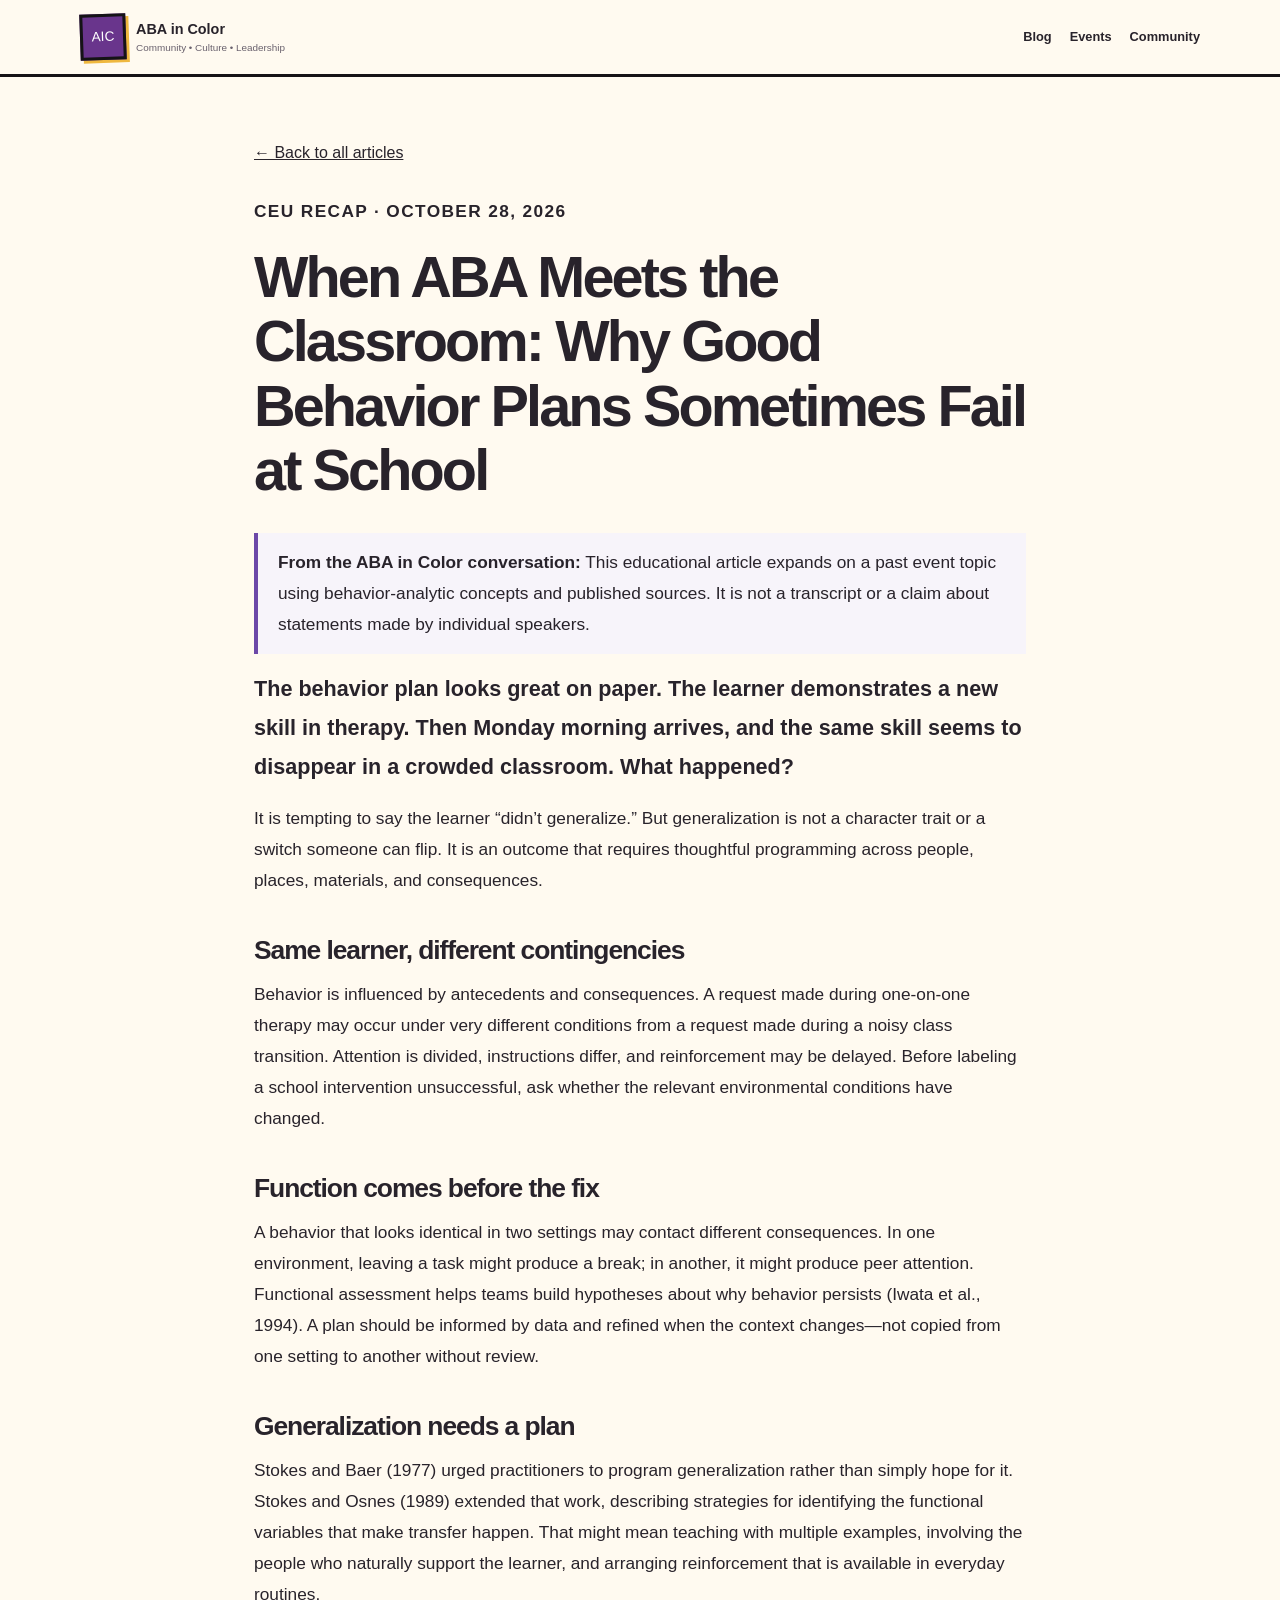
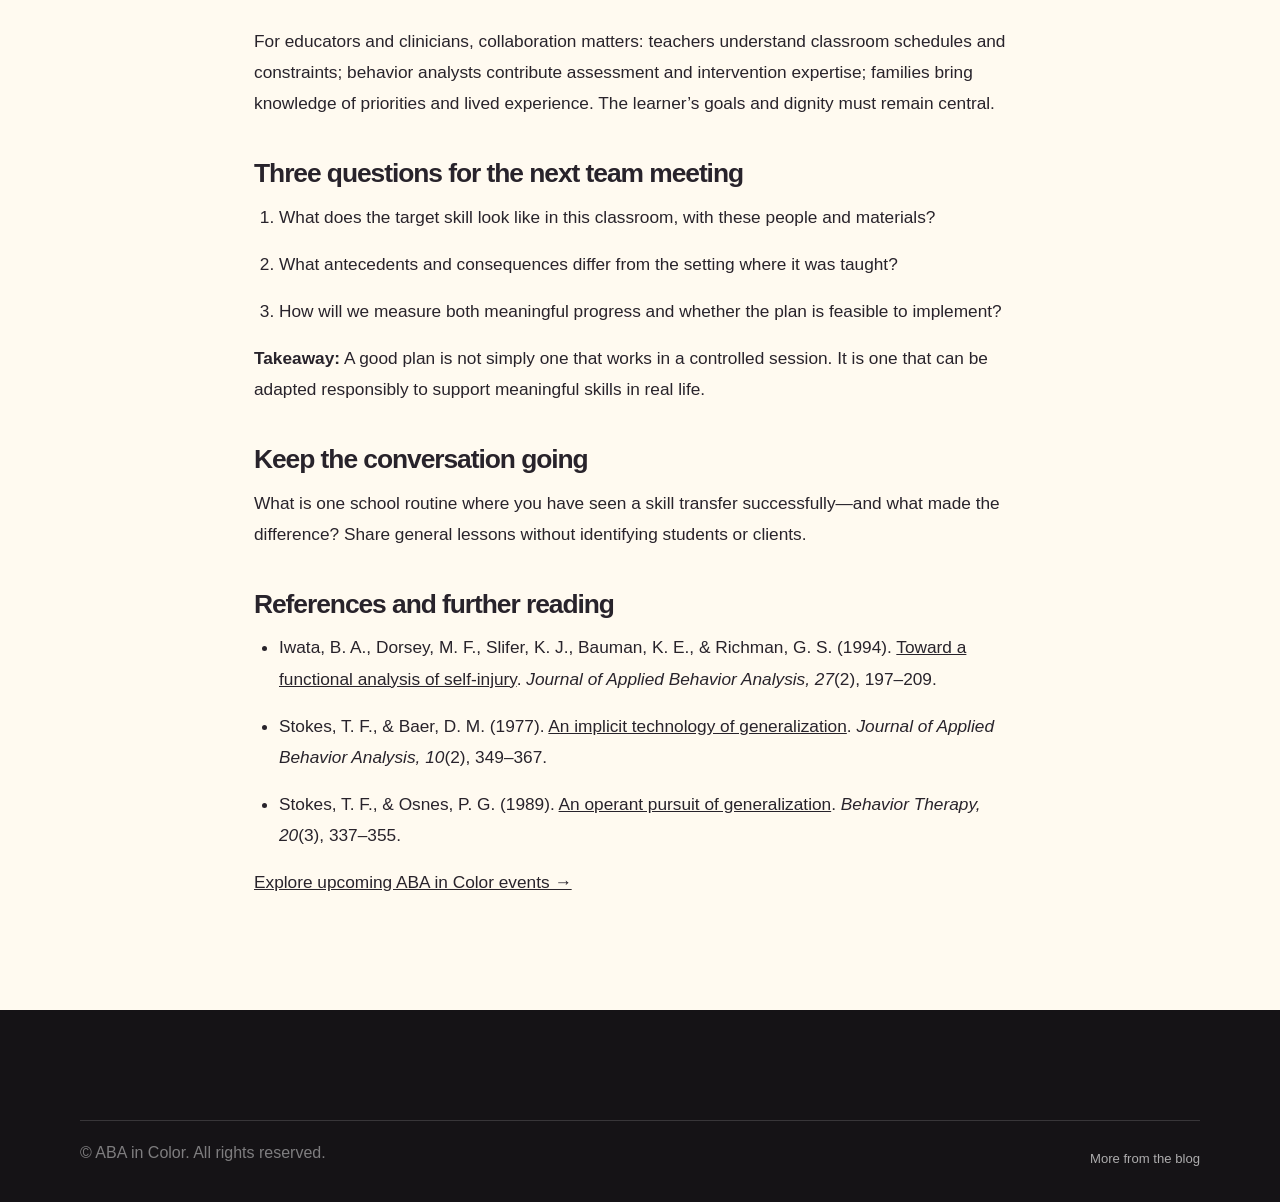
<file: articles/aba-in-schools.html>
<!doctype html><html lang="en"><head><meta charset="utf-8"><meta name="viewport" content="width=device-width,initial-scale=1"><meta name="description" content="An intervention can work in therapy and still struggle at school. The science of generalization, function, and context helps explain why."><title>When ABA Meets the Classroom: Why Good Behavior Plans Sometimes Fail at School | ABA in Color</title><link rel="stylesheet" href="../css/style.css"><style>.article-wrap{max-width:820px;margin:0 auto;padding:64px 24px 96px}.article-wrap h1{font-size:clamp(2rem,5vw,3.6rem);line-height:1.12;margin:18px 0 22px}.article-wrap h2{font-size:1.65rem;margin:40px 0 14px}.article-wrap p,.article-wrap li{font-size:1.08rem;line-height:1.8;margin-bottom:16px}.article-wrap .lead{font-size:1.35rem;font-weight:600}.article-wrap a{overflow-wrap:anywhere;text-decoration:underline}.article-kicker{font-weight:800;letter-spacing:.08em;text-transform:uppercase}.article-note{border-left:4px solid #6c48a8;padding:14px 20px;background:#f7f4fa;margin:30px 0;line-height:1.6}.article-back{display:inline-block;margin:0 0 30px;text-decoration:underline}.article-wrap ol,.article-wrap ul{padding-left:25px}@media(max-width:600px){.article-wrap{padding:38px 20px 65px}}</style></head><body><header class="site-header"><div class="container nav-container"><a class="brand" href="../index.html"><div class="brand-mark">AIC</div><div class="brand-copy"><strong>ABA in Color</strong><span>Community • Culture • Leadership</span></div></a><nav class="main-nav" aria-label="Article navigation"><a href="../blog.html">Blog</a><a href="../events.html">Events</a><a href="../community.html">Community</a></nav></div></header><main><article class="article-wrap"><a class="article-back" href="../blog.html">← Back to all articles</a><p class="article-kicker">CEU Recap · October 28, 2026</p><h1>When ABA Meets the Classroom: Why Good Behavior Plans Sometimes Fail at School</h1><p class="article-note"><strong>From the ABA in Color conversation:</strong> This educational article expands on a past event topic using behavior-analytic concepts and published sources. It is not a transcript or a claim about statements made by individual speakers.</p><p class="lead">The behavior plan looks great on paper. The learner demonstrates a new skill in therapy. Then Monday morning arrives, and the same skill seems to disappear in a crowded classroom. What happened?</p><p>It is tempting to say the learner “didn’t generalize.” But generalization is not a character trait or a switch someone can flip. It is an outcome that requires thoughtful programming across people, places, materials, and consequences.</p><h2>Same learner, different contingencies</h2><p>Behavior is influenced by antecedents and consequences. A request made during one-on-one therapy may occur under very different conditions from a request made during a noisy class transition. Attention is divided, instructions differ, and reinforcement may be delayed. Before labeling a school intervention unsuccessful, ask whether the relevant environmental conditions have changed.</p><h2>Function comes before the fix</h2><p>A behavior that looks identical in two settings may contact different consequences. In one environment, leaving a task might produce a break; in another, it might produce peer attention. Functional assessment helps teams build hypotheses about why behavior persists (Iwata et al., 1994). A plan should be informed by data and refined when the context changes—not copied from one setting to another without review.</p><h2>Generalization needs a plan</h2><p>Stokes and Baer (1977) urged practitioners to program generalization rather than simply hope for it. Stokes and Osnes (1989) extended that work, describing strategies for identifying the functional variables that make transfer happen. That might mean teaching with multiple examples, involving the people who naturally support the learner, and arranging reinforcement that is available in everyday routines.</p><p>For educators and clinicians, collaboration matters: teachers understand classroom schedules and constraints; behavior analysts contribute assessment and intervention expertise; families bring knowledge of priorities and lived experience. The learner’s goals and dignity must remain central.</p><h2>Three questions for the next team meeting</h2><ol><li>What does the target skill look like in this classroom, with these people and materials?</li><li>What antecedents and consequences differ from the setting where it was taught?</li><li>How will we measure both meaningful progress and whether the plan is feasible to implement?</li></ol><p><strong>Takeaway:</strong> A good plan is not simply one that works in a controlled session. It is one that can be adapted responsibly to support meaningful skills in real life.</p><h2>Keep the conversation going</h2><p>What is one school routine where you have seen a skill transfer successfully—and what made the difference? Share general lessons without identifying students or clients.</p><h2>References and further reading</h2><ul><li>Iwata, B. A., Dorsey, M. F., Slifer, K. J., Bauman, K. E., &amp; Richman, G. S. (1994). <a href="https://doi.org/10.1901/jaba.1994.27-197">Toward a functional analysis of self-injury</a>. <em>Journal of Applied Behavior Analysis, 27</em>(2), 197–209.</li><li>Stokes, T. F., &amp; Baer, D. M. (1977). <a href="https://doi.org/10.1901/jaba.1977.10-349">An implicit technology of generalization</a>. <em>Journal of Applied Behavior Analysis, 10</em>(2), 349–367.</li><li>Stokes, T. F., &amp; Osnes, P. G. (1989). <a href="https://doi.org/10.1016/S0005-7894(89)80054-1">An operant pursuit of generalization</a>. <em>Behavior Therapy, 20</em>(3), 337–355.</li></ul><p><a href="../events.html">Explore upcoming ABA in Color events →</a></p></article></main><footer class="site-footer"><div class="container footer-bottom"><p>© ABA in Color. All rights reserved.</p><p><a href="../blog.html">More from the blog</a></p></div></footer></body></html>
</file>
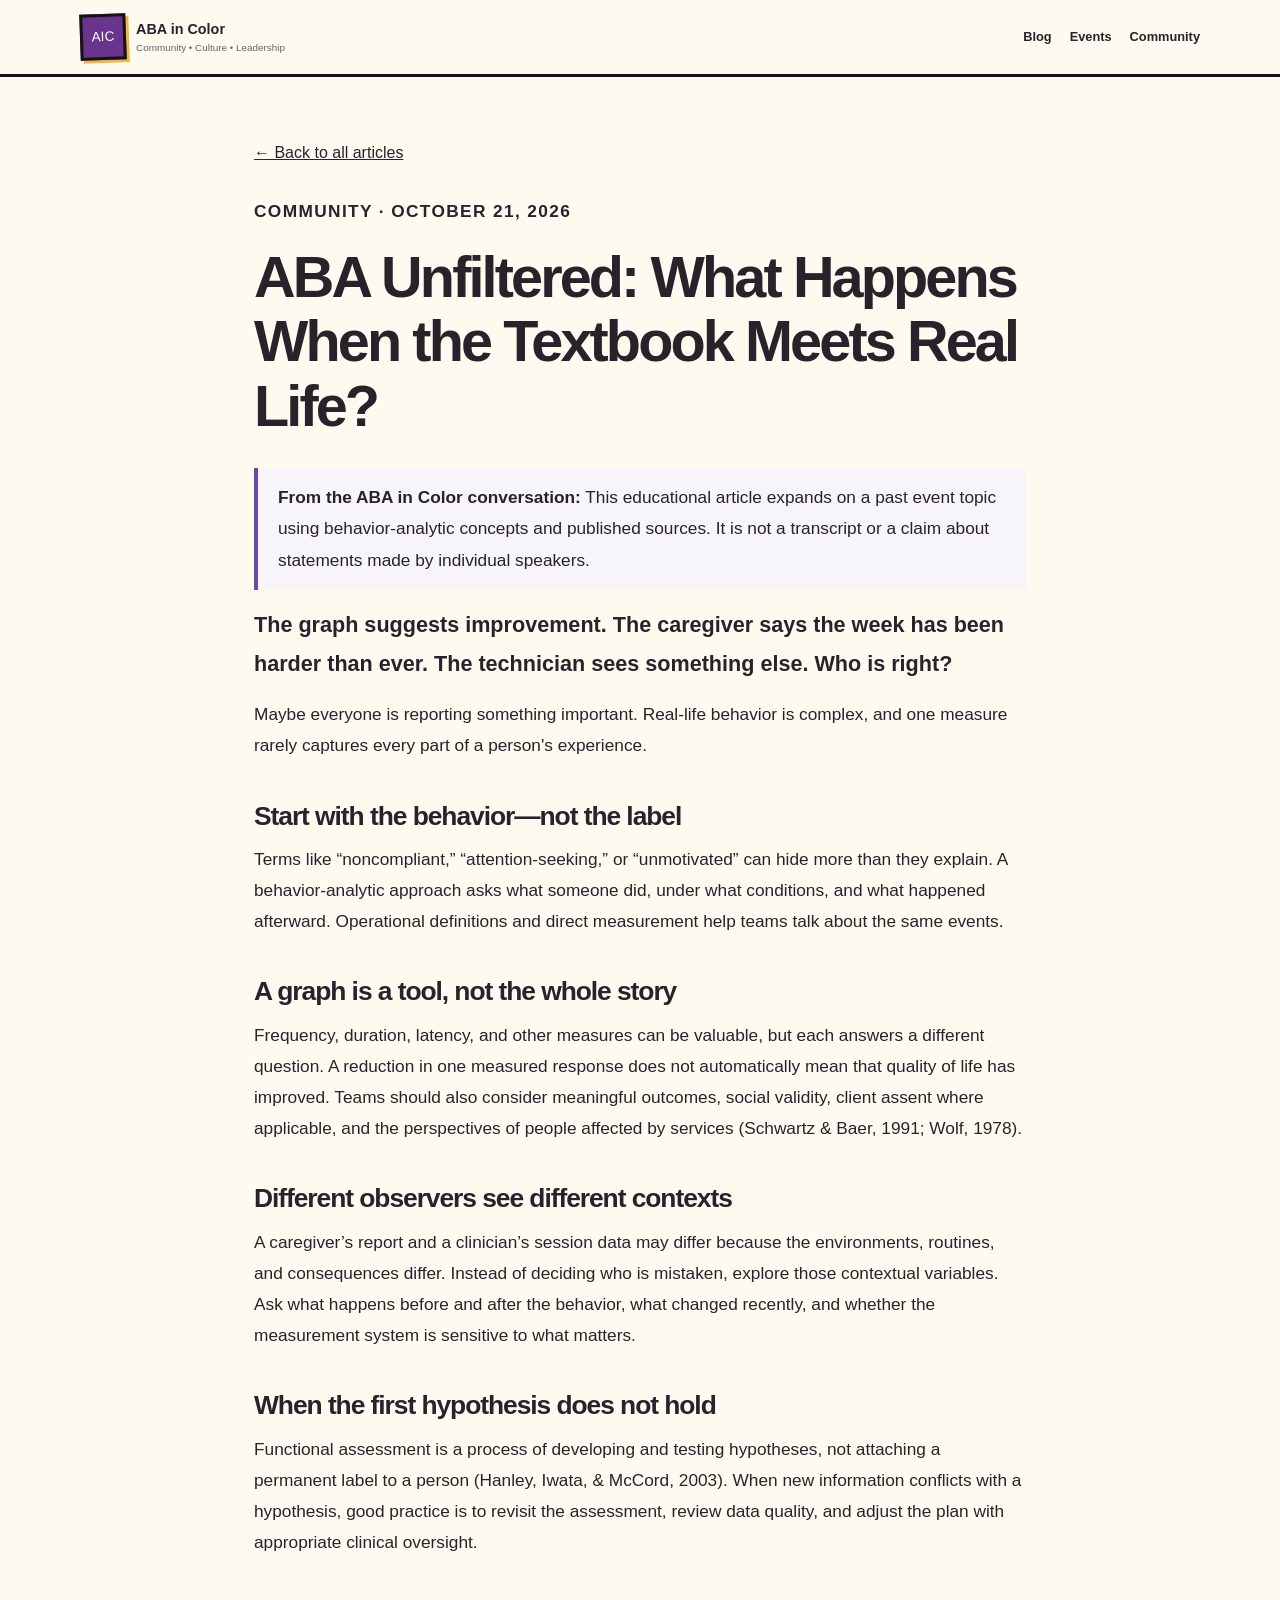
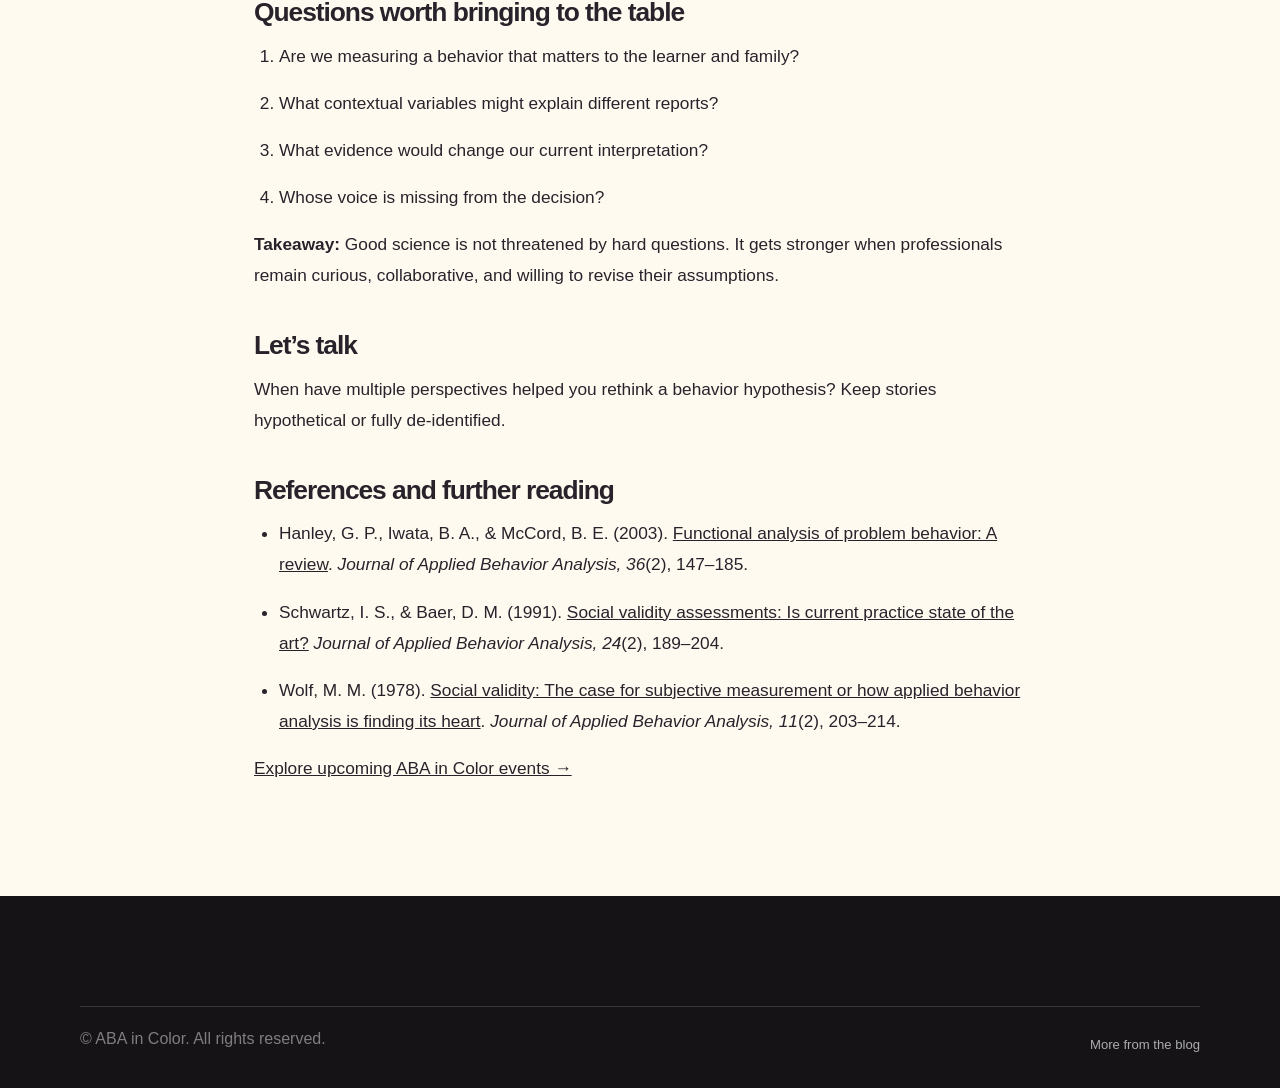
<file: articles/aba-unfiltered-case-files.html>
<!doctype html><html lang="en"><head><meta charset="utf-8"><meta name="viewport" content="width=device-width,initial-scale=1"><meta name="description" content="The data say one thing. The caregiver sees another. What should a behavior analyst do when real life complicates the textbook example?"><title>ABA Unfiltered: What Happens When the Textbook Meets Real Life? | ABA in Color</title><link rel="stylesheet" href="../css/style.css"><style>.article-wrap{max-width:820px;margin:0 auto;padding:64px 24px 96px}.article-wrap h1{font-size:clamp(2rem,5vw,3.6rem);line-height:1.12;margin:18px 0 22px}.article-wrap h2{font-size:1.65rem;margin:40px 0 14px}.article-wrap p,.article-wrap li{font-size:1.08rem;line-height:1.8;margin-bottom:16px}.article-wrap .lead{font-size:1.35rem;font-weight:600}.article-wrap a{overflow-wrap:anywhere;text-decoration:underline}.article-kicker{font-weight:800;letter-spacing:.08em;text-transform:uppercase}.article-note{border-left:4px solid #6c48a8;padding:14px 20px;background:#f7f4fa;margin:30px 0;line-height:1.6}.article-back{display:inline-block;margin:0 0 30px;text-decoration:underline}.article-wrap ol,.article-wrap ul{padding-left:25px}@media(max-width:600px){.article-wrap{padding:38px 20px 65px}}</style></head><body><header class="site-header"><div class="container nav-container"><a class="brand" href="../index.html"><div class="brand-mark">AIC</div><div class="brand-copy"><strong>ABA in Color</strong><span>Community • Culture • Leadership</span></div></a><nav class="main-nav" aria-label="Article navigation"><a href="../blog.html">Blog</a><a href="../events.html">Events</a><a href="../community.html">Community</a></nav></div></header><main><article class="article-wrap"><a class="article-back" href="../blog.html">← Back to all articles</a><p class="article-kicker">Community · October 21, 2026</p><h1>ABA Unfiltered: What Happens When the Textbook Meets Real Life?</h1><p class="article-note"><strong>From the ABA in Color conversation:</strong> This educational article expands on a past event topic using behavior-analytic concepts and published sources. It is not a transcript or a claim about statements made by individual speakers.</p><p class="lead">The graph suggests improvement. The caregiver says the week has been harder than ever. The technician sees something else. Who is right?</p><p>Maybe everyone is reporting something important. Real-life behavior is complex, and one measure rarely captures every part of a person's experience.</p><h2>Start with the behavior—not the label</h2><p>Terms like “noncompliant,” “attention-seeking,” or “unmotivated” can hide more than they explain. A behavior-analytic approach asks what someone did, under what conditions, and what happened afterward. Operational definitions and direct measurement help teams talk about the same events.</p><h2>A graph is a tool, not the whole story</h2><p>Frequency, duration, latency, and other measures can be valuable, but each answers a different question. A reduction in one measured response does not automatically mean that quality of life has improved. Teams should also consider meaningful outcomes, social validity, client assent where applicable, and the perspectives of people affected by services (Schwartz &amp; Baer, 1991; Wolf, 1978).</p><h2>Different observers see different contexts</h2><p>A caregiver’s report and a clinician’s session data may differ because the environments, routines, and consequences differ. Instead of deciding who is mistaken, explore those contextual variables. Ask what happens before and after the behavior, what changed recently, and whether the measurement system is sensitive to what matters.</p><h2>When the first hypothesis does not hold</h2><p>Functional assessment is a process of developing and testing hypotheses, not attaching a permanent label to a person (Hanley, Iwata, &amp; McCord, 2003). When new information conflicts with a hypothesis, good practice is to revisit the assessment, review data quality, and adjust the plan with appropriate clinical oversight.</p><h2>Questions worth bringing to the table</h2><ol><li>Are we measuring a behavior that matters to the learner and family?</li><li>What contextual variables might explain different reports?</li><li>What evidence would change our current interpretation?</li><li>Whose voice is missing from the decision?</li></ol><p><strong>Takeaway:</strong> Good science is not threatened by hard questions. It gets stronger when professionals remain curious, collaborative, and willing to revise their assumptions.</p><h2>Let’s talk</h2><p>When have multiple perspectives helped you rethink a behavior hypothesis? Keep stories hypothetical or fully de-identified.</p><h2>References and further reading</h2><ul><li>Hanley, G. P., Iwata, B. A., &amp; McCord, B. E. (2003). <a href="https://doi.org/10.1901/jaba.2003.36-147">Functional analysis of problem behavior: A review</a>. <em>Journal of Applied Behavior Analysis, 36</em>(2), 147–185.</li><li>Schwartz, I. S., &amp; Baer, D. M. (1991). <a href="https://doi.org/10.1901/jaba.1991.24-189">Social validity assessments: Is current practice state of the art?</a> <em>Journal of Applied Behavior Analysis, 24</em>(2), 189–204.</li><li>Wolf, M. M. (1978). <a href="https://doi.org/10.1901/jaba.1978.11-203">Social validity: The case for subjective measurement or how applied behavior analysis is finding its heart</a>. <em>Journal of Applied Behavior Analysis, 11</em>(2), 203–214.</li></ul><p><a href="../events.html">Explore upcoming ABA in Color events →</a></p></article></main><footer class="site-footer"><div class="container footer-bottom"><p>© ABA in Color. All rights reserved.</p><p><a href="../blog.html">More from the blog</a></p></div></footer></body></html>
</file>
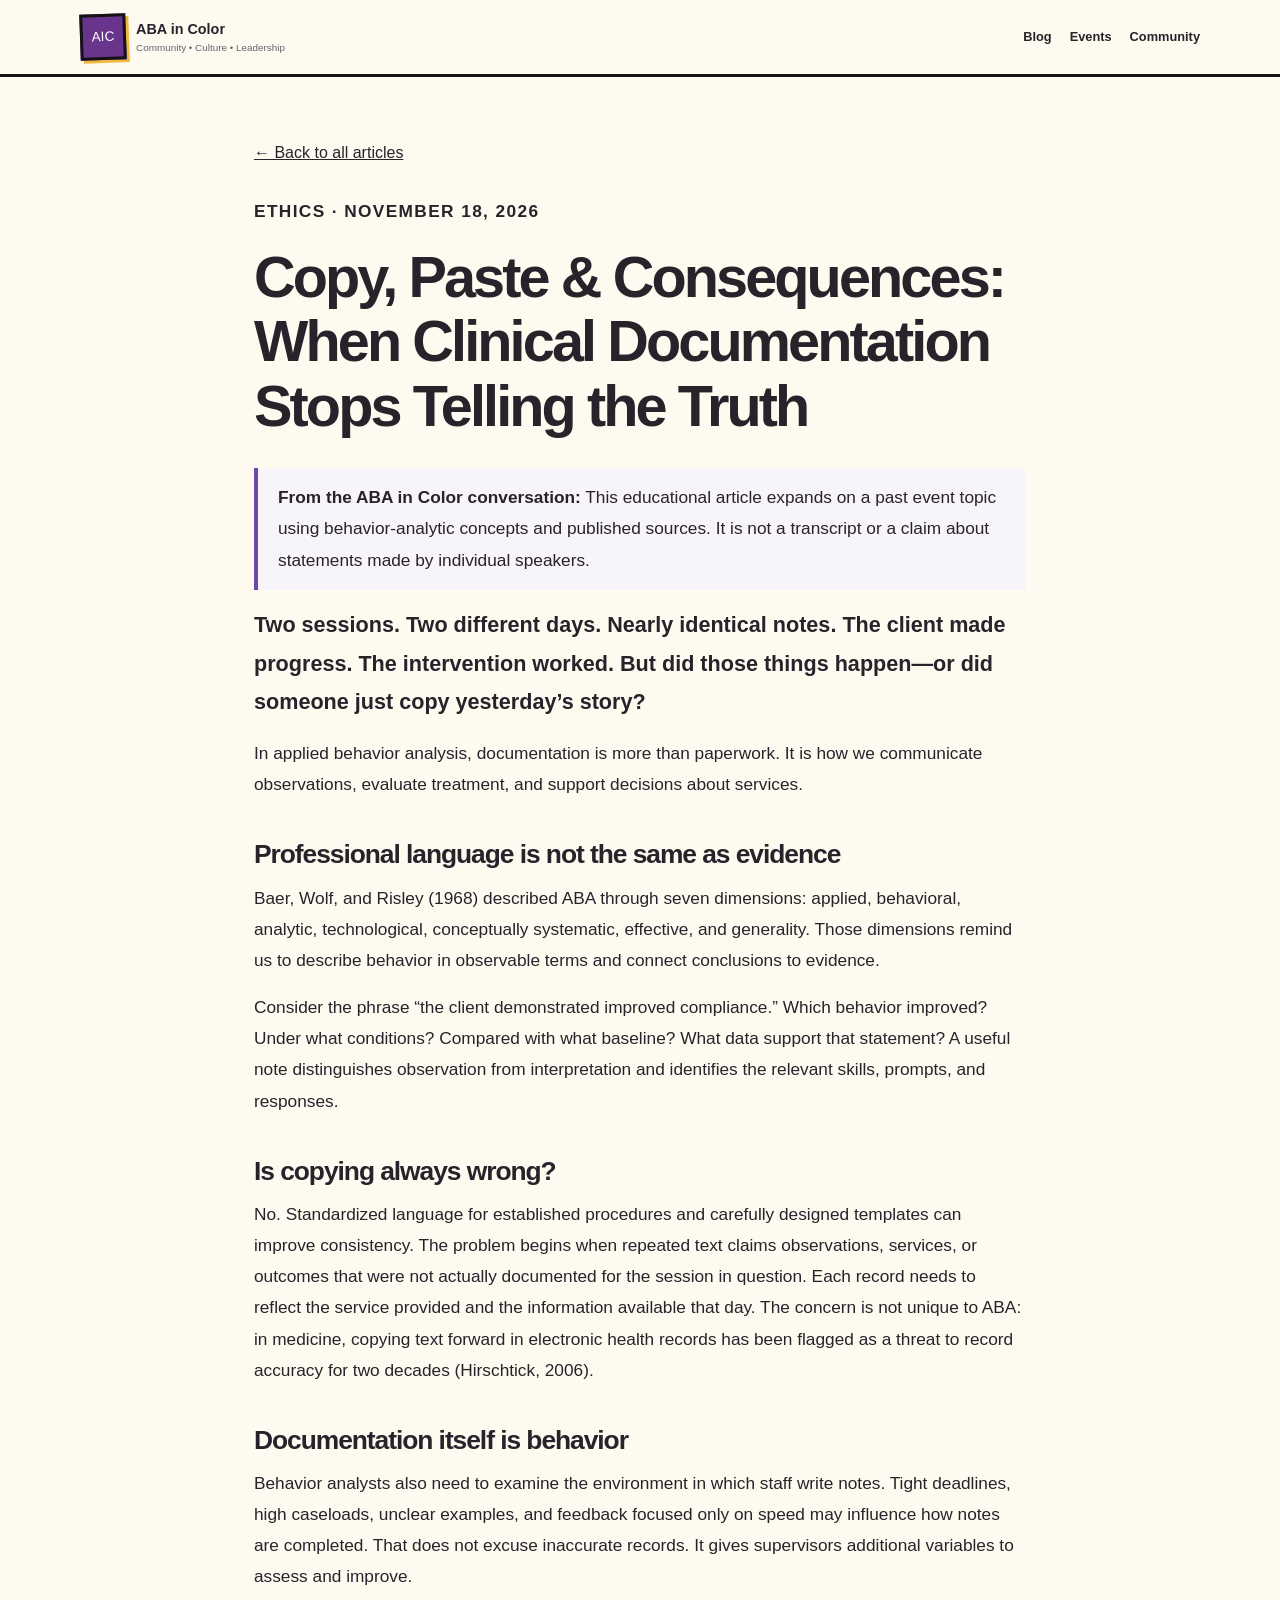
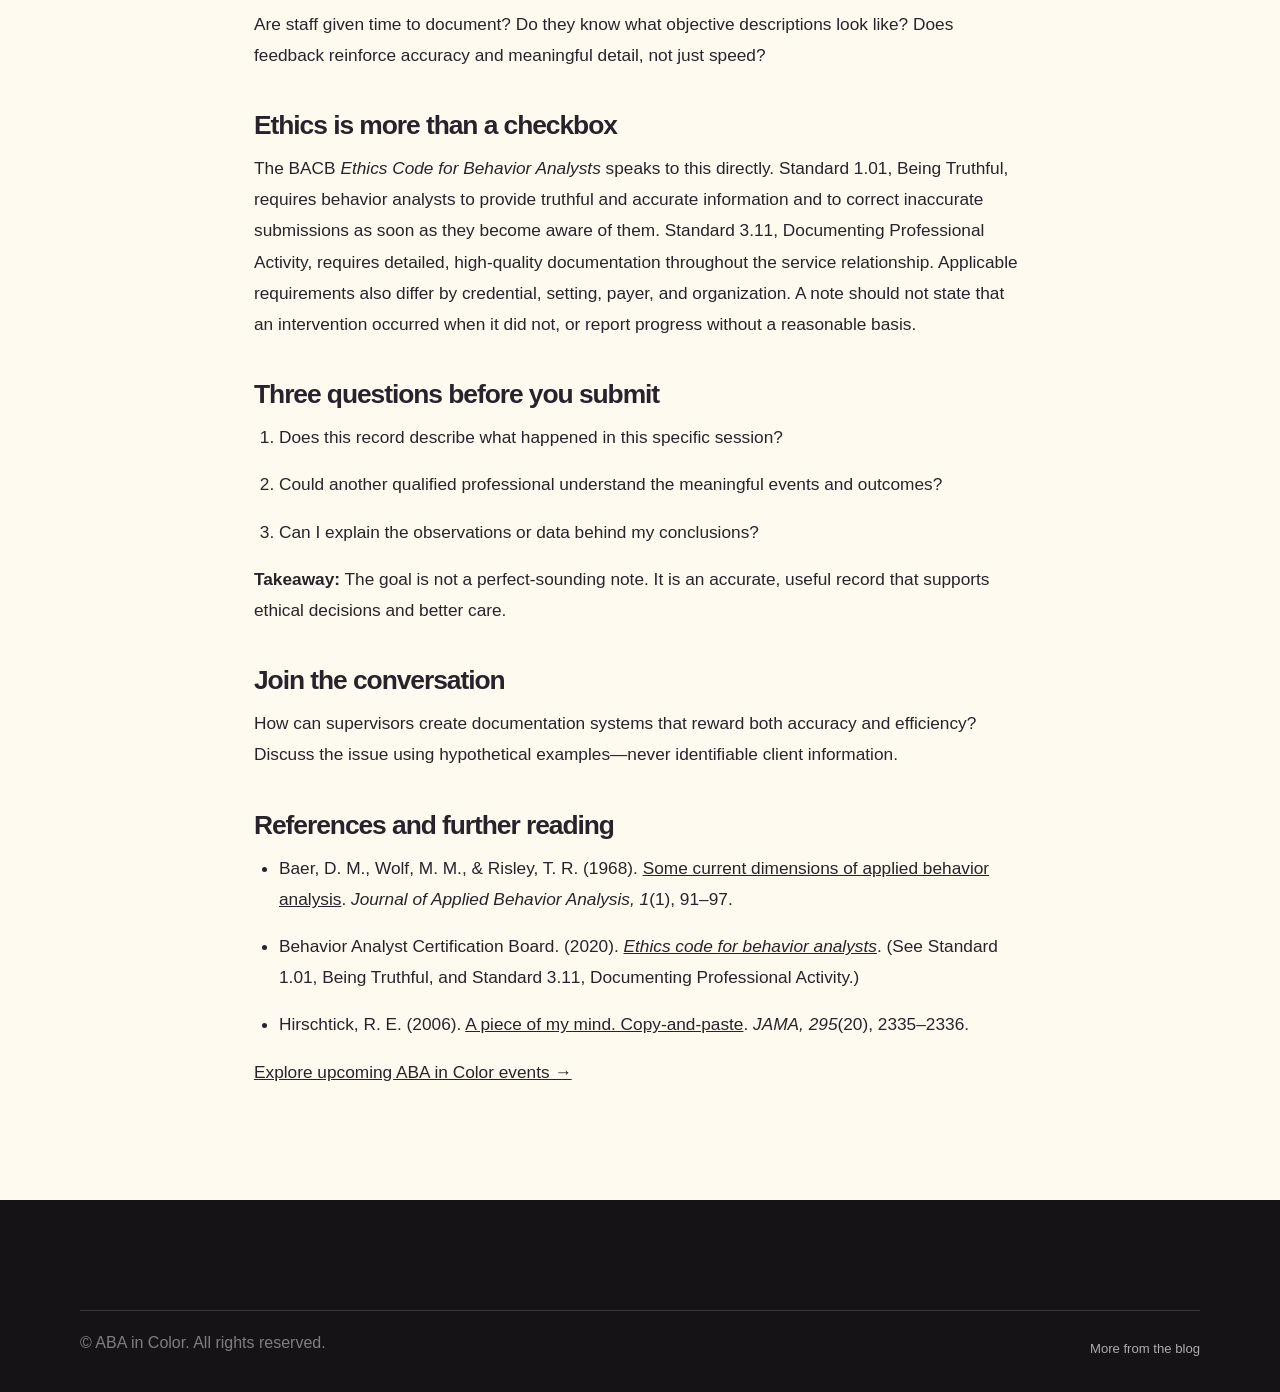
<file: articles/copy-paste-consequences.html>
<!doctype html><html lang="en"><head><meta charset="utf-8"><meta name="viewport" content="width=device-width,initial-scale=1"><meta name="description" content="Two sessions. Two different days. Nearly identical notes. What does behavior science tell us about documentation, incentives, and ethical practice?"><title>Copy, Paste &amp; Consequences: When Clinical Documentation Stops Telling the Truth | ABA in Color</title><link rel="stylesheet" href="../css/style.css"><style>.article-wrap{max-width:820px;margin:0 auto;padding:64px 24px 96px}.article-wrap h1{font-size:clamp(2rem,5vw,3.6rem);line-height:1.12;margin:18px 0 22px}.article-wrap h2{font-size:1.65rem;margin:40px 0 14px}.article-wrap p,.article-wrap li{font-size:1.08rem;line-height:1.8;margin-bottom:16px}.article-wrap .lead{font-size:1.35rem;font-weight:600}.article-wrap a{overflow-wrap:anywhere;text-decoration:underline}.article-kicker{font-weight:800;letter-spacing:.08em;text-transform:uppercase}.article-note{border-left:4px solid #6c48a8;padding:14px 20px;background:#f7f4fa;margin:30px 0;line-height:1.6}.article-back{display:inline-block;margin:0 0 30px;text-decoration:underline}.article-wrap ol,.article-wrap ul{padding-left:25px}@media(max-width:600px){.article-wrap{padding:38px 20px 65px}}</style></head><body><header class="site-header"><div class="container nav-container"><a class="brand" href="../index.html"><div class="brand-mark">AIC</div><div class="brand-copy"><strong>ABA in Color</strong><span>Community • Culture • Leadership</span></div></a><nav class="main-nav" aria-label="Article navigation"><a href="../blog.html">Blog</a><a href="../events.html">Events</a><a href="../community.html">Community</a></nav></div></header><main><article class="article-wrap"><a class="article-back" href="../blog.html">← Back to all articles</a><p class="article-kicker">Ethics · November 18, 2026</p><h1>Copy, Paste &amp; Consequences: When Clinical Documentation Stops Telling the Truth</h1><p class="article-note"><strong>From the ABA in Color conversation:</strong> This educational article expands on a past event topic using behavior-analytic concepts and published sources. It is not a transcript or a claim about statements made by individual speakers.</p><p class="lead">Two sessions. Two different days. Nearly identical notes. The client made progress. The intervention worked. But did those things happen—or did someone just copy yesterday’s story?</p><p>In applied behavior analysis, documentation is more than paperwork. It is how we communicate observations, evaluate treatment, and support decisions about services.</p><h2>Professional language is not the same as evidence</h2><p>Baer, Wolf, and Risley (1968) described ABA through seven dimensions: applied, behavioral, analytic, technological, conceptually systematic, effective, and generality. Those dimensions remind us to describe behavior in observable terms and connect conclusions to evidence.</p><p>Consider the phrase “the client demonstrated improved compliance.” Which behavior improved? Under what conditions? Compared with what baseline? What data support that statement? A useful note distinguishes observation from interpretation and identifies the relevant skills, prompts, and responses.</p><h2>Is copying always wrong?</h2><p>No. Standardized language for established procedures and carefully designed templates can improve consistency. The problem begins when repeated text claims observations, services, or outcomes that were not actually documented for the session in question. Each record needs to reflect the service provided and the information available that day. The concern is not unique to ABA: in medicine, copying text forward in electronic health records has been flagged as a threat to record accuracy for two decades (Hirschtick, 2006).</p><h2>Documentation itself is behavior</h2><p>Behavior analysts also need to examine the environment in which staff write notes. Tight deadlines, high caseloads, unclear examples, and feedback focused only on speed may influence how notes are completed. That does not excuse inaccurate records. It gives supervisors additional variables to assess and improve.</p><p>Are staff given time to document? Do they know what objective descriptions look like? Does feedback reinforce accuracy and meaningful detail, not just speed?</p><h2>Ethics is more than a checkbox</h2><p>The BACB <em>Ethics Code for Behavior Analysts</em> speaks to this directly. Standard 1.01, Being Truthful, requires behavior analysts to provide truthful and accurate information and to correct inaccurate submissions as soon as they become aware of them. Standard 3.11, Documenting Professional Activity, requires detailed, high-quality documentation throughout the service relationship. Applicable requirements also differ by credential, setting, payer, and organization. A note should not state that an intervention occurred when it did not, or report progress without a reasonable basis.</p><h2>Three questions before you submit</h2><ol><li>Does this record describe what happened in this specific session?</li><li>Could another qualified professional understand the meaningful events and outcomes?</li><li>Can I explain the observations or data behind my conclusions?</li></ol><p><strong>Takeaway:</strong> The goal is not a perfect-sounding note. It is an accurate, useful record that supports ethical decisions and better care.</p><h2>Join the conversation</h2><p>How can supervisors create documentation systems that reward both accuracy and efficiency? Discuss the issue using hypothetical examples—never identifiable client information.</p><h2>References and further reading</h2><ul><li>Baer, D. M., Wolf, M. M., &amp; Risley, T. R. (1968). <a href="https://doi.org/10.1901/jaba.1968.1-91">Some current dimensions of applied behavior analysis</a>. <em>Journal of Applied Behavior Analysis, 1</em>(1), 91–97.</li><li>Behavior Analyst Certification Board. (2020). <a href="https://www.bacb.com/ethics-information/"><em>Ethics code for behavior analysts</em></a>. (See Standard 1.01, Being Truthful, and Standard 3.11, Documenting Professional Activity.)</li><li>Hirschtick, R. E. (2006). <a href="https://doi.org/10.1001/jama.295.20.2335">A piece of my mind. Copy-and-paste</a>. <em>JAMA, 295</em>(20), 2335–2336.</li></ul><p><a href="../events.html">Explore upcoming ABA in Color events →</a></p></article></main><footer class="site-footer"><div class="container footer-bottom"><p>© ABA in Color. All rights reserved.</p><p><a href="../blog.html">More from the blog</a></p></div></footer></body></html>
</file>
<file: css/style.css>
/* =====================================================
   ABA IN COLOR
   CULTURE • COMMUNITY • LEADERSHIP

   Visual direction:
   Early-90s cultural energy
   + modern professional organization
===================================================== */

:root {
    --purple: #69358c;
    --purple-dark: #402052;

    --teal: #168c87;
    --teal-dark: #0c6663;

    --gold: #efb83f;
    --coral: #e96d5f;
    --red: #c94343;

    --cream: #f6eedc;
    --cream-light: #fffaf0;

    --black: #151316;
    --charcoal: #28232b;

    --white: #ffffff;

    --text: #28232b;
    --muted: #69616d;

    --border: #ded4c5;

    --radius: 16px;

    --shadow:
        7px 7px 0 rgba(21, 19, 22, .10);
}


/* =====================================================
   RESET
===================================================== */

* {
    box-sizing: border-box;
    margin: 0;
    padding: 0;
}

html {
    scroll-behavior: smooth;
}

body {
    font-family:
        "Inter",
        Arial,
        sans-serif;

    background: var(--cream-light);
    color: var(--text);

    line-height: 1.55;

    overflow-x: hidden;
}

a {
    color: inherit;
    text-decoration: none;
}

button,
input,
select {
    font: inherit;
}

img {
    max-width: 100%;
    display: block;
}

.container {
    width: min(1120px, 90%);
    margin-inline: auto;
}


/* =====================================================
   TYPOGRAPHY
===================================================== */

h1,
h2,
h3 {
    line-height: 1.08;
}

h1,
h2 {
    font-family:
        "Archivo Black",
        "Inter",
        sans-serif;
}

h1 {
    font-size:
        clamp(2.8rem, 5.6vw, 5.2rem);

    letter-spacing: -.05em;
}

h2 {
    font-size:
        clamp(2rem, 3.7vw, 3.5rem);

    letter-spacing: -.04em;
}

h3 {
    font-size: 1.2rem;
}

p {
    font-size: 1rem;
}

.section-label {
    display: inline-block;

    margin-bottom: 14px;

    font-size: .72rem;
    font-weight: 900;
    letter-spacing: .14em;

    color: var(--purple);
}

.light-label {
    color: var(--gold);
}


/* =====================================================
   NAVIGATION
===================================================== */

.site-header {
    position: sticky;
    top: 0;

    z-index: 1000;

    background:
        rgba(255, 250, 240, .96);

    backdrop-filter: blur(14px);

    border-bottom:
        3px solid var(--black);
}

.nav-container {
    min-height: 74px;

    display: flex;
    align-items: center;
    justify-content: space-between;
}

.brand {
    display: flex;
    align-items: center;

    gap: 10px;
}

.brand-mark {
    width: 46px;
    height: 46px;

    display: grid;
    place-items: center;

    background: var(--purple);
    color: white;

    border:
        3px solid
        var(--black);

    box-shadow:
        3px 3px 0
        var(--gold);

    font-family:
        "Archivo Black",
        sans-serif;

    font-size: .85rem;

    transform:
        rotate(-2deg);
}

.brand-copy {
    display: flex;
    flex-direction: column;
}

.brand-copy strong {
    font-family:
        "Archivo Black",
        sans-serif;

    font-size: .9rem;
}

.brand-copy span {
    font-size: .62rem;
    color: var(--muted);
}

.main-nav {
    display: flex;
    align-items: center;

    gap: 18px;
}

.main-nav a {
    font-size: .8rem;
    font-weight: 800;
}

.main-nav a:hover {
    color: var(--purple);
}

.nav-cta {
    padding: 10px 15px;

    background: var(--black);
    color: white !important;

    border:
        2px solid
        var(--black);
}

.nav-cta:hover {
    background: var(--gold);
    color: var(--black) !important;
}

.menu-toggle {
    display: none;

    border: 0;
    background: transparent;

    font-size: 1.8rem;

    cursor: pointer;
}


/* =====================================================
   HERO
===================================================== */

.hero {
    position: relative;

    min-height: 650px;

    display: flex;
    align-items: center;

    overflow-x: clip;
    overflow-y: visible;

    background:

        radial-gradient(
            circle at 10% 15%,
            rgba(239, 184, 63, .18) 0 6%,
            transparent 6.5%
        ),

        radial-gradient(
            circle at 92% 70%,
            rgba(22, 140, 135, .13) 0 9%,
            transparent 9.5%
        ),

        var(--cream);
}

.hero-grid {
    position: relative;
    z-index: 5;

    display: grid;

    grid-template-columns:
        minmax(0, 1.15fr)
        minmax(280px, .85fr);

    gap: 50px;

    align-items: center;

    padding:
        65px 0;
}

.hero-kicker {
    display: flex;
    flex-wrap: wrap;

    gap: 7px;

    margin-bottom: 20px;
}

.hero-kicker span {
    padding: 5px 9px;

    background: var(--black);
    color: white;

    font-size: .64rem;
    font-weight: 900;
    letter-spacing: .09em;
}

.hero-kicker span:last-child {
    background: var(--teal);
}

.word-community {
    display: inline-block;

    padding:
        0 .08em;

    background: var(--gold);
    color: var(--black);

    transform:
        rotate(-1deg);
}

.word-culture {
    color: var(--coral);
}

.word-leadership {
    color: var(--purple);
}

.hero-description {
    max-width: 650px;

    margin-top: 22px;

    font-size: 1.05rem;
}

.hero-welcome {
    max-width: 620px;

    margin-top: 13px;

    color: var(--muted);

    font-size: .95rem;
    font-weight: 700;
}

.hero-buttons {
    display: flex;
    flex-wrap: wrap;

    gap: 10px;

    margin-top: 26px;
}

.button {
    min-height: 46px;

    display: inline-flex;
    align-items: center;
    justify-content: center;

    padding:
        0 20px;

    font-size: .86rem;
    font-weight: 900;

    transition: .2s;
}

.button:hover {
    transform:
        translate(-2px, -2px);
}

.button-primary {
    background: var(--purple);
    color: white;

    border:
        3px solid
        var(--black);

    box-shadow:
        4px 4px 0
        var(--black);
}

.button-outline {
    background: transparent;

    border:
        3px solid
        var(--black);
}

.button-black {
    margin-top: 20px;

    background: var(--black);
    color: white;

    border:
        3px solid
        var(--black);
}


/* =====================================================
   HERO POSTER
===================================================== */

.hero-poster {
    position: relative;

    width: min(100%, 390px);

    max-width: 100%;

    min-height: 470px;

    padding:
        34px 30px;

    margin-inline: auto;

    background: var(--teal);

    border:
        5px solid
        var(--black);

    box-shadow:
        10px 10px 0
        var(--purple);

    overflow: hidden;

    transform:
        rotate(.5deg);
}

.poster-top,
.poster-middle,
.poster-bottom {
    position: relative;
    z-index: 3;

    display: block;

    width: 100%;

    font-family:
        "Archivo Black",
        sans-serif;

    line-height: .88;

    white-space: nowrap;
}

.poster-top {
    font-size:
        clamp(3.2rem, 5vw, 4.5rem);

    color: var(--gold);

    letter-spacing: -.07em;
}

.poster-middle {
    font-size:
        clamp(2.4rem, 4vw, 3.4rem);

    color: white;

    margin-top: 10px;

    padding-left: 42%;
}

.poster-bottom {
    font-size:
        clamp(3rem, 4.7vw, 4.1rem);

    color: var(--coral);

    letter-spacing: -.06em;

    margin-top: 10px;
}

.poster-message {
    position: relative;
    z-index: 3;

    margin-top: 48px;

    max-width: 72%;

    font-family:
        "Archivo Black",
        sans-serif;

    font-size:
        clamp(1.15rem, 2vw, 1.55rem);

    line-height: 1.35;

    color: white;

    letter-spacing: .02em;
}

.poster-star {
    position: absolute;

    z-index: 2;

    right: 18px;
    bottom: 90px;

    color: var(--gold);

    font-size:
        clamp(4rem, 7vw, 5.5rem);

    line-height: 1;

    transform:
        rotate(15deg);

    pointer-events: none;
}

.poster-footer {
    position: absolute;

    z-index: 3;

    left: 30px;
    right: 30px;
    bottom: 22px;

    font-size: .64rem;

    font-weight: 900;

    letter-spacing: .11em;

    line-height: 1.4;
}


/* =====================================================
   DECORATIONS
===================================================== */

.shape {
    position: absolute;

    z-index: 1;
}

.shape-circle {
    width: 85px;
    height: 85px;

    border-radius: 50%;

    background: var(--coral);

    left: -30px;
    top: 105px;
}

.shape-square {
    width: 65px;
    height: 65px;

    background: var(--gold);

    right: 5%;
    top: 90px;

    transform:
        rotate(22deg);
}

.shape-triangle {
    right: 44%;
    bottom: 30px;

    width: 0;
    height: 0;

    border-left:
        36px solid transparent;

    border-right:
        36px solid transparent;

    border-bottom:
        65px solid var(--purple);

    transform:
        rotate(-20deg);
}

.scribble {
    position: absolute;

    font-family:
        "Archivo Black",
        sans-serif;

    letter-spacing: -4px;

    color: var(--black);
}

.scribble-one {
    bottom: 34px;
    left: 5%;

    font-size: 1.5rem;

    transform:
        rotate(-12deg);
}


/* =====================================================
   CULTURE STRIP
===================================================== */

.culture-strip {
    overflow: hidden;

    padding:
        12px 0;

    background: var(--black);
    color: var(--gold);

    border-top:
        4px solid
        var(--black);

    border-bottom:
        4px solid
        var(--black);
}

.culture-track {
    width: max-content;

    font-family:
        "Archivo Black",
        sans-serif;

    font-size: .88rem;

    letter-spacing: .08em;

    white-space: nowrap;

    animation:
        cultureMove
        25s linear infinite;
}

@keyframes cultureMove {
    from {
        transform:
            translateX(0);
    }

    to {
        transform:
            translateX(-35%);
    }
}


/* =====================================================
   GENERAL SECTIONS
===================================================== */

.section {
    padding:
        80px 0;
}

.section-heading {
    max-width: 760px;

    margin-bottom: 42px;
}

.section-heading > p:last-child {
    max-width: 680px;

    margin-top: 16px;

    color: var(--muted);
}


/* =====================================================
   INTRO
===================================================== */

.intro-section {
    background:
        var(--cream-light);
}

.intro-grid {
    display: grid;

    grid-template-columns:
        .9fr 1.1fr;

    gap: 60px;
}

.intro-copy p {
    margin-bottom: 16px;
}

.large-copy {
    font-size:
        clamp(1.15rem, 1.7vw, 1.5rem);

    font-weight: 800;
}


/* =====================================================
   PILLARS
===================================================== */

.pillars-section {
    background: white;
}

.pillars-grid {
    display: grid;

    grid-template-columns:
        repeat(5, 1fr);

    gap: 10px;
}

.pillar {
    min-height: 240px;

    padding: 20px;

    border:
        3px solid
        var(--black);

    display: flex;
    flex-direction: column;
}

.pillar > span {
    font-family:
        "Archivo Black",
        sans-serif;

    font-size: .72rem;
}

.pillar h3 {
    margin-top: auto;

    font-family:
        "Archivo Black",
        sans-serif;

    font-size: 1.25rem;
}

.pillar p {
    margin-top: 10px;

    font-size: .8rem;
}

.pillar-purple {
    background: var(--purple);
    color: white;
}

.pillar-teal {
    background: var(--teal);
    color: white;
}

.pillar-gold {
    background: var(--gold);
}

.pillar-coral {
    background: var(--coral);
}

.pillar-black {
    background: var(--black);
    color: white;
}


/* =====================================================
   COMMUNITY
===================================================== */

.community-section {
    background: var(--purple-dark);

    color: white;
}

.community-section
.section-heading > p:last-child {
    color:
        rgba(255,255,255,.7);
}

.people-grid {
    display: grid;

    grid-template-columns:
        repeat(3, 1fr);

    gap: 15px;
}

.people-card {
    min-height: 190px;

    padding: 22px;

    border:
        2px solid
        rgba(255,255,255,.25);

    background:
        rgba(255,255,255,.06);

    transition: .2s;
}

.people-card:hover {
    background: var(--gold);
    color: var(--black);

    transform:
        rotate(-1deg)
        translateY(-3px);
}

.people-code {
    display: inline-block;

    padding:
        4px 7px;

    margin-bottom: 30px;

    background: var(--teal);
    color: white;

    font-size: .64rem;
    font-weight: 900;
}

.people-card h3 {
    font-family:
        "Archivo Black",
        sans-serif;
}

.people-card p {
    margin-top: 10px;

    font-size: .84rem;

    opacity: .82;
}


/* =====================================================
   BELONGING
===================================================== */

.belong-section {
    padding:
        80px 0;

    background: var(--gold);

    border-top:
        5px solid
        var(--black);

    border-bottom:
        5px solid
        var(--black);
}

.belong-grid {
    display: grid;

    grid-template-columns:
        1fr 1fr;

    gap: 60px;

    align-items: center;
}

.belong-art {
    display: grid;

    grid-template-columns:
        auto auto;

    gap: 4px;

    font-family:
        "Archivo Black",
        sans-serif;

    font-size:
        clamp(2.4rem, 4vw, 4.4rem);

    line-height: .92;
}

.belong-art span:nth-child(2) {
    color: var(--purple);
}

.belong-art span:nth-child(4) {
    color: var(--teal-dark);
}

.belong-copy p {
    margin-top: 16px;
}


/* =====================================================
   EVENTS
===================================================== */

.events-section {
    background:
        var(--cream-light);
}

.section-heading-row {
    display: flex;

    justify-content: space-between;
    align-items: end;

    gap: 25px;

    margin-bottom: 40px;
}

.text-link {
    color: var(--purple);

    font-size: .88rem;
    font-weight: 900;
}

.events-grid {
    display: grid;

    grid-template-columns:
        repeat(3, 1fr);

    gap: 18px;
}

.event-card {
    background: white;

    border:
        3px solid
        var(--black);

    box-shadow:
        5px 5px 0
        var(--black);
}

.event-color {
    min-height: 125px;

    padding: 18px;

    display: flex;
    align-items: end;

    background: var(--teal);
}

.event-card:nth-child(2)
.event-color {
    background: var(--coral);
}

.event-card:nth-child(3)
.event-color {
    background: var(--purple);
}

.event-date {
    padding:
        5px 8px;

    background: var(--black);
    color: white;

    font-size: .64rem;
    font-weight: 900;
}

.event-body {
    padding: 20px;
}

.event-location {
    color: var(--purple);

    font-size: .66rem;
    font-weight: 900;
    letter-spacing: .08em;
}

.event-body h3 {
    margin-top: 8px;

    font-family:
        "Archivo Black",
        sans-serif;
}

.event-body p {
    margin-top: 10px;

    color: var(--muted);

    font-size: .85rem;
}

.event-link {
    display: inline-block;

    margin-top: 16px;

    font-size: .8rem;
    font-weight: 900;
}


/* =====================================================
   OPPORTUNITIES
===================================================== */

.opportunity-section {
    background: var(--teal);

    border-top:
        5px solid
        var(--black);

    border-bottom:
        5px solid
        var(--black);
}

.opportunity-section
.section-heading {
    color: white;
}

.opportunity-section
.section-heading > p:last-child {
    color:
        rgba(255,255,255,.8);
}

.opportunity-grid {
    display: grid;

    grid-template-columns:
        repeat(4, 1fr);

    gap: 12px;
}

.opportunity-box {
    min-height: 210px;

    padding: 20px;

    background: var(--cream-light);

    border:
        3px solid
        var(--black);

    display: flex;
    flex-direction: column;

    transition: .2s;
}

.opportunity-box:hover {
    transform:
        translateY(-4px)
        rotate(-1deg);

    box-shadow:
        6px 6px 0
        var(--black);
}

.opportunity-box > span {
    font-family:
        "Archivo Black",
        sans-serif;

    color: var(--purple);

    font-size: .75rem;
}

.opportunity-box h3 {
    margin-top: auto;

    font-family:
        "Archivo Black",
        sans-serif;

    font-size: 1.4rem;
}

.opportunity-box p {
    margin:
        8px 0;

    color: var(--muted);

    font-size: .82rem;
}

.opportunity-box strong {
    font-size: .8rem;
}


/* =====================================================
   RESOURCES
===================================================== */

.resources-section {
    background: white;
}

.resource-grid {
    display: grid;

    grid-template-columns:
        repeat(3, 1fr);

    gap: 12px;
}

.resource-item {
    min-height: 155px;

    padding: 20px;

    background: var(--cream);

    border:
        3px solid
        var(--black);

    display: flex;
    flex-direction: column;

    transition: .2s;
}

.resource-item:hover {
    background: var(--gold);
}

.resource-item > span {
    color: var(--purple);

    font-size: .64rem;
    font-weight: 900;

    letter-spacing: .1em;
}

.resource-item h3 {
    margin-top: auto;

    font-family:
        "Archivo Black",
        sans-serif;

    font-size: 1.2rem;
}

.resource-item strong {
    margin-top: 10px;

    font-size: .8rem;
}


/* =====================================================
   GET INVOLVED
===================================================== */

.involved-section {
    background: var(--cream);
}

.involved-grid {
    display: grid;

    grid-template-columns:
        1fr 1fr;

    gap: 60px;
}

.build-it {
    display: inline-block;

    margin-top: 20px;

    padding:
        7px 12px;

    background: var(--coral);

    border:
        3px solid
        var(--black);

    font-family:
        "Archivo Black",
        sans-serif;

    font-size: 1.15rem;

    transform:
        rotate(-2deg);
}

.involved-list {
    display: flex;
    flex-direction: column;
}

.involved-list a {
    display: flex;

    justify-content: space-between;

    padding:
        16px 4px;

    border-bottom:
        3px solid
        var(--black);

    font-size: .95rem;
    font-weight: 900;
}

.involved-list a:hover {
    padding-left: 12px;

    color: var(--purple);
}


/* =====================================================
   PARTNERS
===================================================== */

.partners-section {
    padding:
        80px 0;

    background: var(--coral);

    border-top:
        5px solid
        var(--black);

    border-bottom:
        5px solid
        var(--black);
}

.partners-grid {
    display: grid;

    grid-template-columns:
        1fr 1fr;

    gap: 60px;

    align-items: center;
}

.partners-grid p {
    font-weight: 600;

    font-size: .95rem;
}


/* =====================================================
   JOIN
===================================================== */

.join-section {
    position: relative;

    overflow: hidden;

    padding:
        85px 0;

    background: var(--purple-dark);

    color: white;
}

.join-grid {
    position: relative;
    z-index: 3;

    display: grid;

    grid-template-columns:
        1fr 1fr;

    gap: 60px;

    align-items: start;
}

.join-grid > div > p:last-child {
    max-width: 520px;

    margin-top: 16px;

    color:
        rgba(255,255,255,.75);
}

.signup-form {
    padding: 25px;

    background: var(--cream);

    color: var(--black);

    border:
        4px solid
        var(--black);

    box-shadow:
        7px 7px 0
        var(--gold);
}

.signup-form label {
    display: block;

    margin:
        13px 0 5px;

    font-size: .7rem;
    font-weight: 900;
}

.signup-form label:first-child {
    margin-top: 0;
}

.signup-form input,
.signup-form select {
    width: 100%;

    padding: 11px;

    border:
        2px solid
        var(--black);

    background: white;

    font-size: .9rem;
}

.signup-form button {
    width: 100%;

    margin-top: 17px;

    padding: 12px;

    background: var(--teal);

    color: white;

    border:
        3px solid
        var(--black);

    font-size: .82rem;
    font-weight: 900;

    cursor: pointer;
}

.signup-form button:hover {
    background: var(--gold);
    color: var(--black);
}

.form-message {
    margin-top: 10px;

    font-size: .8rem;
    font-weight: 700;
}


/* =====================================================
   FOOTER
===================================================== */

.site-footer {
    padding:
        65px 0 25px;

    background: var(--black);

    color: white;
}

.footer-grid {
    display: grid;

    grid-template-columns:
        2fr 1fr 1fr 1fr;

    gap: 38px;
}

.footer-logo {
    display: inline-block;

    font-family:
        "Archivo Black",
        sans-serif;

    font-size: 1.7rem;

    line-height: .85;

    color: var(--gold);
}

.footer-brand p {
    margin-top: 16px;

    color:
        rgba(255,255,255,.65);

    font-size: .9rem;
}

.footer-brand small {
    display: block;

    margin-top: 8px;

    color:
        rgba(255,255,255,.4);
}

.site-footer h4 {
    margin-bottom: 14px;

    color: var(--coral);

    font-size: .9rem;
}

.site-footer a {
    display: block;

    margin: 8px 0;

    color:
        rgba(255,255,255,.65);

    font-size: .82rem;
}

.site-footer a:hover {
    color: var(--gold);
}

.footer-bottom {
    display: flex;

    justify-content: space-between;

    gap: 25px;

    margin-top: 45px;

    padding-top: 20px;

    border-top:
        1px solid
        rgba(255,255,255,.15);

    font-size: .72rem;

    color:
        rgba(255,255,255,.45);
}


/* =====================================================
   TABLET
===================================================== */

@media (max-width: 1000px) {

    .hero-grid,
    .intro-grid,
    .belong-grid,
    .involved-grid,
    .partners-grid,
    .join-grid {
        grid-template-columns: 1fr;
    }

    .hero-grid {
        gap: 40px;
    }

    .hero-poster {
        max-width: 380px;
    }

    .pillars-grid {
        grid-template-columns:
            repeat(2, 1fr);
    }

    .people-grid,
    .resource-grid {
        grid-template-columns:
            repeat(2, 1fr);
    }

    .events-grid {
        grid-template-columns:
            repeat(2, 1fr);
    }

    .opportunity-grid {
        grid-template-columns:
            repeat(2, 1fr);
    }

    .footer-grid {
        grid-template-columns:
            repeat(2, 1fr);
    }

}


/* =====================================================
   MOBILE
===================================================== */

@media (max-width: 780px) {

    .section {
        padding:
            60px 0;
    }

    h1 {
        font-size:
            clamp(2.6rem, 11vw, 4rem);
    }

    h2 {
        font-size:
            clamp(1.9rem, 8vw, 2.8rem);
    }

    .menu-toggle {
        display: block;
    }

    .main-nav {
        display: none;

        position: absolute;

        top: 74px;
        left: 0;

        width: 100%;

        padding: 22px 5%;

        background: var(--cream-light);

        border-bottom:
            3px solid
            var(--black);

        flex-direction: column;
        align-items: stretch;
    }

    .main-nav.active {
        display: flex;
    }

    .nav-cta {
        text-align: center;
    }

    .hero {
        min-height: auto;
    }

    .hero-grid {
        grid-template-columns: 1fr;

        padding:
            50px 0;

        gap: 35px;
    }

    .hero-poster {
        width: calc(100% - 16px);

        max-width: 360px;

        min-height: 430px;

        padding:
            30px 26px;

        transform: none;

        box-shadow:
            7px 7px 0
            var(--purple);
    }

    .poster-top {
        font-size: 3.3rem;
    }

    .poster-middle {
        font-size: 2.5rem;

        padding-left: 34%;
    }

    .poster-bottom {
        font-size: 3.1rem;
    }

    .poster-message {
        margin-top: 42px;

        max-width: 68%;

        font-size: 1.1rem;
    }

    .poster-star {
        right: 16px;
        bottom: 88px;

        font-size: 4.3rem;
    }

    .poster-footer {
        left: 25px;
        right: 25px;
        bottom: 20px;

        font-size: .6rem;
    }

    .pillars-grid,
    .people-grid,
    .events-grid,
    .opportunity-grid,
    .resource-grid {
        grid-template-columns: 1fr;
    }

    .section-heading-row {
        flex-direction: column;
        align-items: start;
    }

    .footer-grid {
        grid-template-columns: 1fr;
    }

    .footer-bottom {
        flex-direction: column;
    }

    .belong-art {
        font-size: 2.7rem;
    }

}


/* =====================================================
   ACCESSIBILITY
===================================================== */

@media (prefers-reduced-motion: reduce) {

    html {
        scroll-behavior: auto;
    }

    .culture-track {
        animation: none;
    }

    * {
        transition: none !important;
    }

}
/* =====================================================
   INTERNAL PAGE STYLES
===================================================== */


/* PAGE HERO */

.page-hero {
    padding:
        85px 0;

    border-bottom:
        5px solid
        var(--black);
}


.page-hero-purple {
    background:
        var(--purple-dark);

    color: white;
}


.page-hero h1 {
    max-width: 850px;

    font-size:
        clamp(2.8rem, 5vw, 4.7rem);
}


.page-hero-copy {
    max-width: 720px;

    margin-top: 20px;

    color:
        rgba(255,255,255,.78);

    font-size: 1.05rem;
}


/* MISSION */

.mission-section {
    background: white;
}


.mission-grid {
    display: grid;

    grid-template-columns:
        repeat(2, 1fr);

    gap: 18px;
}


.mission-card {
    min-height: 350px;

    padding: 35px;

    border:
        4px solid
        var(--black);

    display: flex;

    flex-direction: column;

    justify-content: flex-end;
}


.mission-card h2 {
    font-size:
        clamp(2rem, 3.5vw, 3rem);
}


.mission-card p:last-child {
    margin-top: 18px;

    max-width: 500px;
}


.mission-purple {
    background: var(--purple);

    color: white;
}


.mission-purple
.section-label {
    color: var(--gold);
}


.mission-gold {
    background: var(--gold);

    color: var(--black);
}


/* VALUES */

.values-section {
    background:
        var(--cream-light);
}


.values-grid {
    display: grid;

    grid-template-columns:
        repeat(3, 1fr);

    gap: 15px;
}


.values-grid article {
    min-height: 190px;

    padding: 24px;

    background: white;

    border:
        3px solid
        var(--black);
}


.values-grid article:nth-child(2) {
    background:
        var(--gold);
}


.values-grid article:nth-child(3) {
    background:
        var(--teal);

    color: white;
}


.values-grid article:nth-child(4) {
    background:
        var(--coral);
}


.values-grid article:nth-child(6) {
    background:
        var(--purple);

    color: white;
}


.values-grid span {
    display: block;

    margin-bottom: 30px;

    font-family:
        "Archivo Black",
        sans-serif;

    font-size: .72rem;
}


.values-grid h3 {
    font-family:
        "Archivo Black",
        sans-serif;

    font-size: 1.2rem;
}


.values-grid p {
    margin-top: 10px;

    font-size: .85rem;
}


/* TABLET */

@media (max-width: 900px) {

    .mission-grid {
        grid-template-columns: 1fr;
    }


    .values-grid {
        grid-template-columns:
            repeat(2, 1fr);
    }

}


/* MOBILE */

@media (max-width: 700px) {

    .page-hero {
        padding:
            60px 0;
    }


    .values-grid {
        grid-template-columns: 1fr;
    }


    .mission-card {
        min-height: 280px;

        padding: 27px;
    }

}
/* =====================================================
   COMMUNITY PAGE
===================================================== */

.community-page-hero {
    padding:
        75px 0;

    background:
        var(--purple-dark);

    color: white;

    border-bottom:
        5px solid
        var(--black);
}


.community-hero-grid {
    display: grid;

    grid-template-columns:
        1.15fr .85fr;

    gap: 60px;

    align-items: center;
}


.community-page-hero h1 {
    max-width: 700px;

    font-size:
        clamp(2.8rem, 5vw, 4.5rem);
}


.community-poster {
    position: relative;

    min-height: 290px;

    padding: 35px;

    display: flex;
    flex-direction: column;

    justify-content: center;

    background: var(--teal);

    border:
        4px solid
        var(--black);

    box-shadow:
        9px 9px 0
        var(--gold);

    overflow: hidden;

    transform:
        rotate(1deg);
}


.community-poster-small {
    position: relative;

    z-index: 2;

    font-size: .8rem;

    font-weight: 900;

    letter-spacing: .15em;

    color: white;
}


.community-poster strong {
    position: relative;

    z-index: 2;

    margin-top: 10px;

    font-family:
        "Archivo Black",
        sans-serif;

    font-size:
        clamp(4rem, 7vw, 6rem);

    line-height: .9;

    color: var(--gold);
}


.community-poster-shapes span {
    position: absolute;

    font-size: 3rem;
}


.community-poster-shapes span:nth-child(1) {
    right: 30px;
    top: 30px;

    color: var(--coral);
}


.community-poster-shapes span:nth-child(2) {
    right: 70px;
    bottom: 35px;

    color: var(--purple);
}


.community-poster-shapes span:nth-child(3) {
    left: 25px;
    bottom: 20px;

    color: white;

    transform:
        rotate(15deg);
}


.community-poster-shapes span:nth-child(4) {
    right: 20px;
    top: 110px;

    color: var(--gold);
}


/* AUDIENCE */

.community-audience-section {
    background: white;
}


.community-audience-grid {
    display: grid;

    grid-template-columns:
        repeat(3, 1fr);

    gap: 16px;
}


.audience-detail-card {
    min-height: 340px;

    padding: 25px;

    border:
        3px solid
        var(--black);

    display: flex;
    flex-direction: column;
}


.audience-code {
    align-self: flex-start;

    margin-bottom: 34px;

    padding:
        5px 8px;

    background: var(--black);

    color: white;

    font-size: .66rem;

    font-weight: 900;

    letter-spacing: .08em;
}


.audience-detail-card h3 {
    font-family:
        "Archivo Black",
        sans-serif;

    font-size: 1.35rem;
}


.audience-detail-card > p {
    margin-top: 12px;

    font-size: .86rem;
}


.audience-detail-card ul {
    margin-top: auto;

    padding-top: 22px;

    padding-left: 18px;

    font-size: .8rem;
}


.audience-detail-card li {
    margin:
        5px 0;
}


.audience-purple {
    background: var(--purple);

    color: white;
}


.audience-teal {
    background: var(--teal);

    color: white;
}


.audience-gold {
    background: var(--gold);
}


.audience-coral {
    background: var(--coral);
}


.audience-cream {
    background: var(--cream);
}


.audience-black {
    background: var(--black);

    color: white;
}


.audience-black
.audience-code {
    background: var(--gold);

    color: var(--black);
}


/* BELONGING */

.community-belong-section
.belong-art {
    grid-template-columns:
        auto auto;
}


/* EXPERIENCE */

.community-experience-section {
    background:
        var(--cream-light);
}


.experience-grid {
    display: grid;

    grid-template-columns:
        repeat(3, 1fr);

    gap: 14px;
}


.experience-grid article {
    min-height: 190px;

    padding: 22px;

    background: white;

    border:
        3px solid
        var(--black);
}


.experience-grid article:nth-child(2) {
    background: var(--gold);
}


.experience-grid article:nth-child(3) {
    background: var(--teal);

    color: white;
}


.experience-grid article:nth-child(4) {
    background: var(--coral);
}


.experience-grid article:nth-child(6) {
    background: var(--purple);

    color: white;
}


.experience-grid span {
    font-family:
        "Archivo Black",
        sans-serif;

    font-size: .7rem;
}


.experience-grid h3 {
    margin-top: 32px;

    font-family:
        "Archivo Black",
        sans-serif;
}


.experience-grid p {
    margin-top: 9px;

    font-size: .84rem;
}


/* STATEMENT */

.community-statement {
    padding:
        80px 0;

    background: var(--black);

    color: white;

    text-align: center;

    border-top:
        5px solid
        var(--black);

    border-bottom:
        5px solid
        var(--black);
}


.community-statement-inner {
    max-width: 900px;
}


.community-statement p {
    margin-bottom: 16px;

    color: var(--gold);

    font-size: .76rem;

    font-weight: 900;

    letter-spacing: .16em;
}


.community-statement h2 {
    color: var(--coral);

    font-size:
        clamp(2rem, 4vw, 3.5rem);
}


.statement-divider {
    width: 100px;

    height: 6px;

    margin:
        25px auto;

    background: var(--teal);
}


.community-statement h3 {
    font-family:
        "Archivo Black",
        sans-serif;

    font-size:
        clamp(1.3rem, 2.5vw, 2rem);
}


/* CTA */

.community-cta {
    background: var(--gold);
}


.community-secondary-link {
    display: inline-block;

    margin-left: 20px;

    font-size: .85rem;

    font-weight: 900;

    text-decoration: underline;
}


/* TABLET */

@media (max-width: 950px) {

    .community-hero-grid {
        grid-template-columns: 1fr;
    }


    .community-poster {
        max-width: 500px;
    }


    .community-audience-grid,
    .experience-grid {
        grid-template-columns:
            repeat(2, 1fr);
    }

}


/* MOBILE */

@media (max-width: 700px) {

    .community-page-hero {
        padding:
            55px 0;
    }


    .community-poster {
        min-height: 240px;

        padding: 28px;

        transform: none;
    }


    .community-poster strong {
        font-size: 4rem;
    }


    .community-audience-grid,
    .experience-grid {
        grid-template-columns: 1fr;
    }


    .audience-detail-card {
        min-height: 300px;
    }


    .community-secondary-link {
        display: block;

        margin:
            18px 0 0;
    }

}
/* =====================================================
   LEADERSHIP PAGE
===================================================== */

.leadership-page-hero {
    padding:
        75px 0;

    background: var(--teal-dark);

    color: white;

    border-bottom:
        5px solid
        var(--black);
}


.leadership-hero-grid {
    display: grid;

    grid-template-columns:
        1.15fr .85fr;

    gap: 60px;

    align-items: center;
}


.leadership-page-hero h1 {
    max-width: 700px;

    font-size:
        clamp(2.8rem, 5vw, 4.5rem);
}


.leadership-poster {
    position: relative;

    min-height: 300px;

    padding: 35px;

    background: var(--gold);

    color: var(--black);

    border:
        4px solid
        var(--black);

    box-shadow:
        9px 9px 0
        var(--purple);

    display: flex;

    flex-direction: column;

    justify-content: center;

    overflow: hidden;

    transform:
        rotate(-1deg);
}


.leadership-poster span,
.leadership-poster strong {
    position: relative;

    z-index: 2;

    font-family:
        "Archivo Black",
        sans-serif;
}


.leadership-poster span {
    font-size: 1rem;

    letter-spacing: .15em;
}


.leadership-poster strong {
    font-size:
        clamp(3rem, 6vw, 5rem);

    line-height: .9;
}


.leadership-poster strong:last-of-type {
    color: var(--purple);
}


.leadership-poster-star {
    position: absolute;

    right: 25px;
    bottom: 10px;

    color: var(--coral);

    font-size: 7rem;

    line-height: 1;

    transform:
        rotate(18deg);
}


/* BOARD */

.leadership-board-section {
    background: white;
}


.board-grid {
    display: grid;

    grid-template-columns:
        repeat(3, 1fr);

    gap: 15px;
}


.board-card {
    min-height: 315px;

    padding: 24px;

    border:
        3px solid
        var(--black);

    display: flex;

    flex-direction: column;
}


.board-role {
    align-self: flex-start;

    margin-bottom: 40px;

    padding:
        5px 8px;

    background: var(--black);

    color: white;

    font-size: .64rem;

    font-weight: 900;

    letter-spacing: .08em;
}


.board-card h3 {
    font-family:
        "Archivo Black",
        sans-serif;

    font-size: 1.35rem;
}


.board-card p {
    margin-top: 12px;

    font-size: .85rem;
}


.board-card strong {
    margin-top: auto;

    padding-top: 22px;

    font-size: .72rem;

    text-transform: uppercase;
}


.board-purple {
    background: var(--purple);

    color: white;
}


.board-teal {
    background: var(--teal);

    color: white;
}


.board-gold {
    background: var(--gold);
}


.board-coral {
    background: var(--coral);
}


.board-cream {
    background: var(--cream);
}


.board-black {
    background: var(--black);

    color: white;
}


.board-black
.board-role {
    background: var(--gold);

    color: var(--black);
}


/* PRINCIPLES */

.leadership-principles {
    padding:
        80px 0;

    background: var(--purple-dark);

    color: white;
}


.leadership-principles
.section-heading {
    color: white;
}


.principles-grid {
    display: grid;

    grid-template-columns:
        repeat(3, 1fr);

    gap: 14px;
}


.principles-grid article {
    min-height: 190px;

    padding: 22px;

    border:
        2px solid
        rgba(255,255,255,.25);

    background:
        rgba(255,255,255,.06);
}


.principles-grid article:nth-child(2) {
    background: var(--teal);
}


.principles-grid article:nth-child(3) {
    background: var(--coral);

    color: var(--black);
}


.principles-grid article:nth-child(5) {
    background: var(--gold);

    color: var(--black);
}


.principles-grid span {
    font-family:
        "Archivo Black",
        sans-serif;

    font-size: .7rem;
}


.principles-grid h3 {
    margin-top: 28px;

    font-family:
        "Archivo Black",
        sans-serif;
}


.principles-grid p {
    margin-top: 9px;

    font-size: .84rem;

    opacity: .85;
}


/* COMMITTEES */

.leadership-committee-section {
    background: var(--cream-light);
}


.committee-grid {
    display: grid;

    grid-template-columns:
        repeat(3, 1fr);

    gap: 14px;
}


.committee-grid article {
    min-height: 180px;

    padding: 22px;

    background: white;

    border:
        3px solid
        var(--black);
}


.committee-grid article:nth-child(2) {
    background: var(--gold);
}


.committee-grid article:nth-child(3) {
    background: var(--teal);

    color: white;
}


.committee-grid article:nth-child(4) {
    background: var(--coral);
}


.committee-grid article:nth-child(6) {
    background: var(--purple);

    color: white;
}


.committee-grid h3 {
    font-family:
        "Archivo Black",
        sans-serif;

    font-size: 1.15rem;
}


.committee-grid p {
    margin-top: 10px;

    font-size: .84rem;
}


/* GOVERNANCE */

.governance-section {
    padding:
        80px 0;

    background: var(--black);

    color: white;

    border-top:
        5px solid
        var(--black);

    border-bottom:
        5px solid
        var(--black);
}


.governance-grid {
    display: grid;

    grid-template-columns:
        1fr 1fr;

    gap: 60px;

    align-items: center;
}


.governance-grid p {
    margin-bottom: 16px;

    color:
        rgba(255,255,255,.75);
}


/* TABLET */

@media (max-width: 950px) {

    .leadership-hero-grid,
    .governance-grid {
        grid-template-columns: 1fr;
    }


    .leadership-poster {
        max-width: 500px;
    }


    .board-grid,
    .principles-grid,
    .committee-grid {
        grid-template-columns:
            repeat(2, 1fr);
    }

}


/* MOBILE */

@media (max-width: 700px) {

    .leadership-page-hero {
        padding:
            55px 0;
    }


    .leadership-poster {
        min-height: 240px;

        padding: 28px;

        transform: none;
    }


    .board-grid,
    .principles-grid,
    .committee-grid {
        grid-template-columns: 1fr;
    }


    .board-card {
        min-height: 280px;
    }

}
/* =====================================================
   EVENTS PAGE
===================================================== */


/* HERO */

.events-page-hero {

    padding:
        75px 0;

    background:
        var(--coral);

    color:
        var(--black);

    border-bottom:
        5px solid
        var(--black);

}


.events-hero-grid {

    display: grid;

    grid-template-columns:
        1.15fr .85fr;

    gap: 60px;

    align-items: center;

}


.events-page-hero h1 {

    max-width: 720px;

    font-size:
        clamp(2.8rem, 5vw, 4.5rem);

}


.events-page-hero
.page-hero-copy {

    color:
        rgba(21,19,22,.78);

}



/* POSTER */

.events-poster {

    position: relative;

    min-height: 300px;

    padding: 34px;

    display: flex;

    flex-direction: column;

    justify-content: center;

    background:
        var(--purple);

    color:
        white;

    border:
        4px solid
        var(--black);

    box-shadow:
        9px 9px 0
        var(--gold);

    overflow: hidden;

    transform:
        rotate(1deg);

}


.events-poster span,
.events-poster strong {

    position: relative;

    z-index: 2;

    font-family:
        "Archivo Black",
        sans-serif;

}


.events-poster > span {

    font-size:
        .8rem;

    letter-spacing:
        .15em;

}


.events-poster strong {

    font-size:
        clamp(3.4rem, 6vw, 5rem);

    line-height:
        .9;

    color:
        var(--gold);

}


.events-poster-second {

    margin-top:
        20px;

}


.events-poster-third {

    color:
        var(--coral) !important;

}


.events-poster-star {

    position:
        absolute;

    right:
        20px;

    bottom:
        5px;

    font-size:
        7rem;

    color:
        var(--teal);

    transform:
        rotate(15deg);

}



/* EVENT LIST */

.event-list-section {

    padding:
        80px 0;

    background:
        var(--cream-light);

}


.event-list-header {

    display:
        flex;

    justify-content:
        space-between;

    align-items:
        end;

    gap:
        30px;

    margin-bottom:
        40px;

}


.event-filters {

    display:
        flex;

    flex-wrap:
        wrap;

    gap:
        8px;

}


.event-filter {

    padding:
        8px 12px;

    background:
        white;

    border:
        2px solid
        var(--black);

    font-size:
        .72rem;

    font-weight:
        900;

    cursor:
        pointer;

}


.event-filter:hover {

    background:
        var(--gold);

}


.event-filter.active {

    background:
        var(--black);

    color:
        white;

}



/* DYNAMIC EVENT CARDS */

.events-page-grid {

    display:
        grid;

    gap:
        18px;

}


.event-page-card {

    display:
        grid;

    grid-template-columns:
        200px 1fr;

    background:
        white;

    border:
        3px solid
        var(--black);

    box-shadow:
        6px 6px 0
        var(--black);

}


.event-page-date {

    min-height:
        230px;

    padding:
        24px;

    display:
        flex;

    align-items:
        flex-end;

    background:
        var(--teal);

}


.event-page-card:nth-child(2)
.event-page-date {

    background:
        var(--coral);

}


.event-page-card:nth-child(3)
.event-page-date {

    background:
        var(--purple);

}


.event-page-date span {

    padding:
        6px 9px;

    background:
        var(--black);

    color:
        white;

    font-size:
        .68rem;

    font-weight:
        900;

}


.event-page-content {

    padding:
        26px;

}


.event-category {

    color:
        var(--purple);

    font-size:
        .7rem;

    font-weight:
        900;

    letter-spacing:
        .1em;

    text-transform:
        uppercase;

}


.event-page-content h3 {

    margin-top:
        8px;

    font-family:
        "Archivo Black",
        sans-serif;

    font-size:
        1.5rem;

}


.event-meta {

    display:
        flex;

    flex-wrap:
        wrap;

    gap:
        8px 20px;

    margin-top:
        12px;

    color:
        var(--muted);

    font-size:
        .8rem;

    font-weight:
        700;

}


.event-description {

    max-width:
        700px;

    margin-top:
        16px;

    color:
        var(--muted);

    font-size:
        .88rem;

}


.event-register {

    display:
        inline-block;

    margin-top:
        20px;

    font-size:
        .78rem;

    font-weight:
        900;

}


.event-register:hover {

    color:
        var(--purple);

}



/* EVENT TYPES */

.event-types-section {

    background:
        white;

}


.event-type-grid {

    display:
        grid;

    grid-template-columns:
        repeat(3, 1fr);

    gap:
        14px;

}


.event-type-grid article {

    min-height:
        190px;

    padding:
        22px;

    border:
        3px solid
        var(--black);

    display:
        flex;

    flex-direction:
        column;

}


.event-type-grid span {

    font-family:
        "Archivo Black",
        sans-serif;

    font-size:
        .7rem;

}


.event-type-grid h3 {

    margin-top:
        auto;

    font-family:
        "Archivo Black",
        sans-serif;

    font-size:
        1.15rem;

}


.event-type-grid p {

    margin-top:
        9px;

    font-size:
        .83rem;

}


.event-type-purple {

    background:
        var(--purple);

    color:
        white;

}


.event-type-teal {

    background:
        var(--teal);

    color:
        white;

}


.event-type-gold {

    background:
        var(--gold);

}


.event-type-coral {

    background:
        var(--coral);

}


.event-type-cream {

    background:
        var(--cream);

}


.event-type-black {

    background:
        var(--black);

    color:
        white;

}



/* CONTRIBUTE */

.event-contribute-section {

    padding:
        80px 0;

    background:
        var(--purple-dark);

    color:
        white;

}


.event-contribute-grid {

    display:
        grid;

    grid-template-columns:
        1fr 1fr;

    gap:
        60px;

    align-items:
        center;

}


.event-contribute-grid p {

    color:
        rgba(255,255,255,.78);

}


.event-contribute-links {

    display:
        flex;

    flex-wrap:
        wrap;

    gap:
        15px 25px;

    margin-top:
        22px;

}


.event-contribute-links a {

    color:
        var(--gold);

    font-size:
        .84rem;

    font-weight:
        900;

}



/* PAST EVENTS */

.past-events-section {

    background:
        var(--cream);

}


.past-event-placeholder {

    padding:
        40px;

    background:
        white;

    border:
        3px dashed
        var(--black);

    text-align:
        center;

}


.past-event-placeholder span {

    color:
        var(--purple);

    font-size:
        .7rem;

    font-weight:
        900;

    letter-spacing:
        .12em;

}


.past-event-placeholder h3 {

    margin-top:
        12px;

    font-family:
        "Archivo Black",
        sans-serif;

    font-size:
        1.5rem;

}


.past-event-placeholder p {

    max-width:
        550px;

    margin:
        12px auto 0;

    color:
        var(--muted);

}



/* FINAL CTA */

.events-final-cta {

    padding:
        80px 0;

    background:
        var(--gold);

    border-top:
        5px solid
        var(--black);

    border-bottom:
        5px solid
        var(--black);

}


.events-final-grid {

    display:
        grid;

    grid-template-columns:
        1fr 1fr;

    gap:
        60px;

    align-items:
        center;

}



/* NO EVENTS */

.no-events {

    padding:
        35px;

    background:
        white;

    border:
        3px solid
        var(--black);

}



/* TABLET */

@media (max-width: 950px) {

    .events-hero-grid,
    .event-contribute-grid,
    .events-final-grid {

        grid-template-columns:
            1fr;

    }


    .events-poster {

        max-width:
            500px;

    }


    .event-type-grid {

        grid-template-columns:
            repeat(2, 1fr);

    }


    .event-list-header {

        flex-direction:
            column;

        align-items:
            flex-start;

    }

}



/* MOBILE */

@media (max-width: 700px) {

    .events-page-hero {

        padding:
            55px 0;

    }


    .events-poster {

        min-height:
            250px;

        padding:
            28px;

        transform:
            none;

    }


    .event-page-card {

        grid-template-columns:
            1fr;

    }


    .event-page-date {

        min-height:
            110px;

    }


    .event-type-grid {

        grid-template-columns:
            1fr;

    }


    .event-filters {

        width:
            100%;

    }


    .event-filter {

        flex:
            1 1 auto;

    }

}
/* =====================================================
   OPPORTUNITIES PAGE
===================================================== */


/* HERO */

.opportunities-page-hero {
    padding: 75px 0;

    background: var(--gold);

    color: var(--black);

    border-bottom:
        5px solid
        var(--black);
}


.opportunities-hero-grid {
    display: grid;

    grid-template-columns:
        1.15fr .85fr;

    gap: 60px;

    align-items: center;
}


.opportunities-page-hero h1 {
    max-width: 720px;

    font-size:
        clamp(2.8rem, 5vw, 4.5rem);
}


.opportunities-page-hero
.page-hero-copy {
    color:
        rgba(21,19,22,.78);
}


/* POSTER */

.opportunities-poster {
    position: relative;

    min-height: 290px;

    padding: 34px;

    display: flex;
    flex-direction: column;

    justify-content: center;

    background: var(--teal);

    color: white;

    border:
        4px solid
        var(--black);

    box-shadow:
        9px 9px 0
        var(--purple);

    overflow: hidden;

    transform:
        rotate(-1deg);
}


.opportunities-poster > span {
    font-family:
        "Archivo Black",
        sans-serif;

    font-size: .8rem;

    letter-spacing: .15em;
}


.opportunities-poster > strong {
    font-family:
        "Archivo Black",
        sans-serif;

    font-size:
        clamp(3.5rem, 6vw, 5rem);

    line-height: .9;

    color: var(--gold);
}


.opportunities-poster-line {
    margin-top: 20px;

    font-family:
        "Archivo Black",
        sans-serif;

    font-size: 1.5rem;

    color: white;
}


.opportunities-poster-star {
    position: absolute;

    right: 20px;
    bottom: 10px;

    font-size: 6rem;

    color: var(--coral);

    transform:
        rotate(15deg);
}


/* LIST SECTION */

.opportunity-list-section {
    padding: 80px 0;

    background:
        var(--cream-light);
}


.opportunity-list-header {
    display: flex;

    justify-content: space-between;
    align-items: end;

    gap: 30px;

    margin-bottom: 40px;
}


.opportunity-filters {
    display: flex;
    flex-wrap: wrap;

    gap: 8px;
}


.opportunity-filter {
    padding: 8px 12px;

    background: white;

    border:
        2px solid
        var(--black);

    font-size: .72rem;
    font-weight: 900;

    cursor: pointer;
}


.opportunity-filter:hover {
    background: var(--gold);
}


.opportunity-filter.active {
    background: var(--black);
    color: white;
}


/* DYNAMIC CARDS */

.opportunities-page-grid {
    display: grid;

    gap: 16px;
}


.opportunity-page-card {
    display: grid;

    grid-template-columns:
        170px 1fr;

    background: white;

    border:
        3px solid
        var(--black);

    box-shadow:
        5px 5px 0
        var(--black);
}


.opportunity-page-type {
    min-height: 210px;

    padding: 20px;

    display: flex;
    align-items: end;

    background: var(--purple);
}


.opportunity-page-card:nth-child(2)
.opportunity-page-type {
    background: var(--teal);
}


.opportunity-page-card:nth-child(3)
.opportunity-page-type {
    background: var(--coral);
}


.opportunity-page-card:nth-child(4)
.opportunity-page-type {
    background: var(--gold);
}


.opportunity-page-type span {
    padding: 5px 8px;

    background: var(--black);

    color: white;

    font-size: .66rem;
    font-weight: 900;

    text-transform: uppercase;
}


.opportunity-page-content {
    padding: 24px;
}


.opportunity-org {
    color: var(--purple);

    font-size: .7rem;
    font-weight: 900;

    letter-spacing: .08em;

    text-transform: uppercase;
}


.opportunity-page-content h3 {
    margin-top: 8px;

    font-family:
        "Archivo Black",
        sans-serif;

    font-size: 1.45rem;
}


.opportunity-meta {
    display: flex;
    flex-wrap: wrap;

    gap: 8px 18px;

    margin-top: 10px;

    color: var(--muted);

    font-size: .78rem;
    font-weight: 700;
}


.opportunity-description {
    max-width: 720px;

    margin-top: 14px;

    color: var(--muted);

    font-size: .86rem;
}


.opportunity-action {
    display: inline-block;

    margin-top: 18px;

    font-size: .78rem;
    font-weight: 900;
}


/* PATHWAYS */

.opportunity-pathways-section {
    background: white;
}


.opportunity-pathway-grid {
    display: grid;

    grid-template-columns:
        repeat(3, 1fr);

    gap: 14px;
}


.opportunity-pathway-grid article {
    min-height: 190px;

    padding: 22px;

    border:
        3px solid
        var(--black);

    display: flex;
    flex-direction: column;
}


.opportunity-pathway-grid span {
    font-family:
        "Archivo Black",
        sans-serif;

    font-size: .7rem;
}


.opportunity-pathway-grid h3 {
    margin-top: auto;

    font-family:
        "Archivo Black",
        sans-serif;

    font-size: 1.2rem;
}


.opportunity-pathway-grid p {
    margin-top: 9px;

    font-size: .83rem;
}


.pathway-purple {
    background: var(--purple);
    color: white;
}


.pathway-teal {
    background: var(--teal);
    color: white;
}


.pathway-gold {
    background: var(--gold);
}


.pathway-coral {
    background: var(--coral);
}


.pathway-cream {
    background: var(--cream);
}


.pathway-black {
    background: var(--black);
    color: white;
}


/* EMPLOYER SECTION */

.opportunity-employer-section {
    padding: 80px 0;

    background: var(--purple-dark);

    color: white;

    border-top:
        5px solid
        var(--black);

    border-bottom:
        5px solid
        var(--black);
}


.opportunity-employer-section p {
    margin-bottom: 14px;

    color:
        rgba(255,255,255,.78);
}


.opportunity-employer-section
.button-black {
    background: var(--gold);

    color: var(--black);
}


/* JOURNEY */

.opportunity-journey-section {
    background: var(--cream);
}


.journey-line {
    display: grid;

    grid-template-columns:
        repeat(5, 1fr);

    border:
        3px solid
        var(--black);
}


.journey-line div {
    min-height: 160px;

    padding: 18px;

    border-right:
        3px solid
        var(--black);

    background: white;
}


.journey-line div:last-child {
    border-right: 0;

    background: var(--gold);
}


.journey-line span {
    font-family:
        "Archivo Black",
        sans-serif;

    font-size: .68rem;
}


.journey-line strong {
    display: block;

    margin-top: 35px;

    font-family:
        "Archivo Black",
        sans-serif;
}


.journey-line p {
    margin-top: 5px;

    color: var(--muted);

    font-size: .8rem;
}


/* FINAL CTA */

.opportunity-final-cta {
    padding: 80px 0;

    background: var(--coral);

    border-top:
        5px solid
        var(--black);

    border-bottom:
        5px solid
        var(--black);
}


.opportunities-final-grid {
    display: grid;

    grid-template-columns:
        1fr 1fr;

    gap: 60px;

    align-items: center;
}


/* NO OPPORTUNITIES */

.no-opportunities {
    padding: 35px;

    background: white;

    border:
        3px solid
        var(--black);
}


/* TABLET */

@media (max-width: 950px) {

    .opportunities-hero-grid,
    .opportunities-final-grid {
        grid-template-columns: 1fr;
    }


    .opportunities-poster {
        max-width: 500px;
    }


    .opportunity-pathway-grid {
        grid-template-columns:
            repeat(2, 1fr);
    }


    .journey-line {
        grid-template-columns:
            repeat(2, 1fr);
    }


    .journey-line div {
        border-bottom:
            3px solid
            var(--black);
    }


    .opportunity-list-header {
        flex-direction: column;

        align-items: flex-start;
    }

}


/* MOBILE */

@media (max-width: 700px) {

    .opportunities-page-hero {
        padding: 55px 0;
    }


    .opportunities-poster {
        min-height: 240px;

        padding: 28px;

        transform: none;
    }


    .opportunity-page-card {
        grid-template-columns: 1fr;
    }


    .opportunity-page-type {
        min-height: 100px;
    }


    .opportunity-pathway-grid,
    .journey-line {
        grid-template-columns: 1fr;
    }


    .journey-line div {
        border-right: 0;

        border-bottom:
            3px solid
            var(--black);
    }


    .journey-line div:last-child {
        border-bottom: 0;
    }

}
/* =====================================================
   RESOURCES PAGE
===================================================== */


/* HERO */

.resources-page-hero {
    padding: 75px 0;

    background: var(--purple);

    color: white;

    border-bottom:
        5px solid
        var(--black);
}


.resources-hero-grid {
    display: grid;

    grid-template-columns:
        1.15fr .85fr;

    gap: 60px;

    align-items: center;
}


.resources-page-hero h1 {
    max-width: 700px;

    font-size:
        clamp(2.8rem, 5vw, 4.5rem);
}


.resources-poster {
    position: relative;

    min-height: 290px;

    padding: 34px;

    display: flex;
    flex-direction: column;

    justify-content: center;

    background: var(--gold);

    color: var(--black);

    border:
        4px solid
        var(--black);

    box-shadow:
        9px 9px 0
        var(--teal);

    overflow: hidden;

    transform:
        rotate(1deg);
}


.resources-poster > span,
.resources-poster > strong {
    position: relative;
    z-index: 2;

    font-family:
        "Archivo Black",
        sans-serif;
}


.resources-poster > span {
    font-size: .8rem;

    letter-spacing: .15em;
}


.resources-poster > strong {
    font-size:
        clamp(2.8rem, 5.5vw, 4.5rem);

    line-height: .9;
}


.resources-poster > strong:last-of-type {
    color: var(--purple);
}


.resources-poster-shapes span {
    position: absolute;

    font-size: 3rem;
}


.resources-poster-shapes span:nth-child(1) {
    right: 30px;
    top: 25px;

    color: var(--coral);
}


.resources-poster-shapes span:nth-child(2) {
    right: 60px;
    bottom: 30px;

    color: var(--teal);
}


.resources-poster-shapes span:nth-child(3) {
    left: 25px;
    bottom: 20px;

    color: var(--purple);
}


/* RESOURCE LIST */

.resource-list-section {
    padding: 80px 0;

    background:
        var(--cream-light);
}


.resource-list-header {
    display: flex;

    justify-content: space-between;
    align-items: end;

    gap: 30px;

    margin-bottom: 40px;
}


.resource-filters {
    display: flex;
    flex-wrap: wrap;

    gap: 8px;
}


.resource-filter {
    padding: 8px 12px;

    background: white;

    border:
        2px solid
        var(--black);

    font-size: .72rem;
    font-weight: 900;

    cursor: pointer;
}


.resource-filter:hover {
    background: var(--gold);
}


.resource-filter.active {
    background: var(--black);

    color: white;
}


/* DYNAMIC RESOURCE CARDS */

.resources-page-grid {
    display: grid;

    grid-template-columns:
        repeat(2, 1fr);

    gap: 16px;
}


.resource-page-card {
    min-height: 220px;

    background: white;

    border:
        3px solid
        var(--black);

    box-shadow:
        5px 5px 0
        var(--black);
}


.resource-page-label {
    padding: 16px 20px;

    background: var(--teal);

    border-bottom:
        3px solid
        var(--black);
}


.resource-page-card:nth-child(2)
.resource-page-label {
    background: var(--purple);
}


.resource-page-card:nth-child(3)
.resource-page-label {
    background: var(--gold);
}


.resource-page-card:nth-child(4)
.resource-page-label {
    background: var(--coral);
}


.resource-page-label span {
    padding: 4px 7px;

    background: var(--black);

    color: white;

    font-size: .64rem;
    font-weight: 900;

    letter-spacing: .08em;
}


.resource-page-content {
    padding: 22px;
}


.resource-page-content h3 {
    font-family:
        "Archivo Black",
        sans-serif;

    font-size: 1.3rem;
}


.resource-page-content p {
    margin-top: 10px;

    color: var(--muted);

    font-size: .86rem;
}


.resource-action {
    display: inline-block;

    margin-top: 18px;

    font-size: .76rem;
    font-weight: 900;
}


/* RESOURCE AREAS */

.resource-areas-section {
    background: white;
}


.resource-area-grid {
    display: grid;

    grid-template-columns:
        repeat(3, 1fr);

    gap: 14px;
}


.resource-area-grid article {
    min-height: 190px;

    padding: 22px;

    border:
        3px solid
        var(--black);

    display: flex;
    flex-direction: column;
}


.resource-area-grid span {
    font-size: .68rem;
    font-weight: 900;

    letter-spacing: .1em;
}


.resource-area-grid h3 {
    margin-top: auto;

    font-family:
        "Archivo Black",
        sans-serif;

    font-size: 1.15rem;
}


.resource-area-grid p {
    margin-top: 9px;

    font-size: .83rem;
}


.resource-area-purple {
    background: var(--purple);

    color: white;
}


.resource-area-teal {
    background: var(--teal);

    color: white;
}


.resource-area-gold {
    background: var(--gold);
}


.resource-area-coral {
    background: var(--coral);
}


.resource-area-cream {
    background: var(--cream);
}


.resource-area-black {
    background: var(--black);

    color: white;
}


/* SHARE */

.resource-share-section {
    padding: 80px 0;

    background: var(--teal-dark);

    color: white;

    border-top:
        5px solid
        var(--black);

    border-bottom:
        5px solid
        var(--black);
}


.resource-share-section p {
    margin-bottom: 14px;

    color:
        rgba(255,255,255,.78);
}


.resource-share-section
.button-black {
    background: var(--gold);

    color: var(--black);
}


/* FUTURE */

.resource-future-section {
    background: var(--cream);
}


.resource-future-grid {
    display: grid;

    grid-template-columns:
        repeat(4, 1fr);

    gap: 12px;
}


.resource-future-grid article {
    min-height: 170px;

    padding: 20px;

    background: white;

    border:
        3px solid
        var(--black);
}


.resource-future-grid article:nth-child(2) {
    background: var(--gold);
}


.resource-future-grid article:nth-child(3) {
    background: var(--coral);
}


.resource-future-grid article:nth-child(4) {
    background: var(--purple);

    color: white;
}


.resource-future-grid span {
    font-family:
        "Archivo Black",
        sans-serif;

    font-size: .68rem;
}


.resource-future-grid h3 {
    margin-top: 28px;

    font-family:
        "Archivo Black",
        sans-serif;

    font-size: 1.05rem;
}


.resource-future-grid p {
    margin-top: 8px;

    font-size: .8rem;
}


/* FINAL CTA */

.resources-final-cta {
    padding: 80px 0;

    background: var(--gold);

    border-top:
        5px solid
        var(--black);

    border-bottom:
        5px solid
        var(--black);
}


.resources-final-grid {
    display: grid;

    grid-template-columns:
        1fr 1fr;

    gap: 60px;

    align-items: center;
}


/* NO RESOURCES */

.no-resources {
    padding: 35px;

    background: white;

    border:
        3px solid
        var(--black);
}


/* TABLET */

@media (max-width: 950px) {

    .resources-hero-grid,
    .resources-final-grid {
        grid-template-columns: 1fr;
    }


    .resources-poster {
        max-width: 500px;
    }


    .resources-page-grid,
    .resource-area-grid,
    .resource-future-grid {
        grid-template-columns:
            repeat(2, 1fr);
    }


    .resource-list-header {
        flex-direction: column;

        align-items: flex-start;
    }

}


/* MOBILE */

@media (max-width: 700px) {

    .resources-page-hero {
        padding: 55px 0;
    }


    .resources-poster {
        min-height: 240px;

        padding: 28px;

        transform: none;
    }


    .resources-page-grid,
    .resource-area-grid,
    .resource-future-grid {
        grid-template-columns: 1fr;
    }


    .resource-filters {
        width: 100%;
    }


    .resource-filter {
        flex: 1 1 auto;
    }

}
/* =====================================================
   ABA IN COLOR
   SIMPLIFIED HOMEPAGE
===================================================== */

html {
    scroll-behavior: smooth;
}


/* HERO */

.simple-hero {
    padding: 70px 0 80px;
    background: var(--cream);
    border-bottom: 5px solid var(--black);
}


.simple-hero-grid {
    display: grid;
    grid-template-columns: 1.1fr .9fr;
    gap: 60px;
    align-items: center;
}


.simple-hero h1 {
    margin-top: 12px;
    font-family: "Archivo Black", sans-serif;
    font-size: clamp(3rem, 6vw, 5.6rem);
    line-height: .9;
    letter-spacing: -.045em;
}


.simple-hero h1 span {
    color: var(--purple);
}


.simple-hero-intro {
    max-width: 650px;
    margin-top: 25px;
    color: var(--muted);
    font-size: 1.05rem;
    line-height: 1.7;
}


.simple-hero-buttons {
    display: flex;
    flex-wrap: wrap;
    gap: 12px;
    margin-top: 28px;
}


.button-light {
    background: white;
    color: var(--black);
    border: 3px solid var(--black);
}


/* HERO POSTER */

.simple-hero-poster {
    position: relative;
    width: min(100%, 390px);
    min-height: 440px;
    margin-inline: auto;
    padding: 36px 30px;
    background: var(--teal);
    border: 5px solid var(--black);
    box-shadow: 10px 10px 0 var(--purple);
    overflow: hidden;
}


.poster-small,
.poster-main,
.poster-message {
    position: relative;
    z-index: 2;
}


.poster-small {
    font-size: .85rem;
    font-weight: 900;
    letter-spacing: .2em;
}


.poster-main {
    font-family: "Archivo Black", sans-serif;
    font-size: clamp(4rem, 7vw, 6rem);
    line-height: .83;
}


.poster-color {
    color: var(--gold);
}


.poster-message {
    margin-top: 38px;
    font-family: "Archivo Black", sans-serif;
    font-size: 1.35rem;
    line-height: 1.05;
}


.poster-circle {
    position: absolute;
    width: 115px;
    height: 115px;
    right: -30px;
    top: 25px;
    background: var(--coral);
    border-radius: 50%;
}


.poster-square {
    position: absolute;
    width: 85px;
    height: 85px;
    left: -25px;
    bottom: 25px;
    background: var(--purple);
    transform: rotate(25deg);
}


.poster-star {
    position: absolute;
    right: 20px;
    bottom: 10px;
    color: var(--gold);
    font-size: 5rem;
}


/* CULTURE STRIP */

.simple-culture-strip {
    overflow: hidden;
    padding: 15px 0;
    background: var(--black);
    color: white;
}


.culture-track {
    width: max-content;
    display: flex;
    align-items: center;
    gap: 28px;
    padding-inline: 20px;
    font-family: "Archivo Black", sans-serif;
    font-size: .82rem;
    letter-spacing: .08em;
}


.culture-track span:nth-child(even) {
    color: var(--gold);
}


/* COMMON SECTION */

.simple-section-grid {
    display: grid;
    grid-template-columns: .9fr 1.1fr;
    gap: 70px;
    align-items: start;
}


.simple-section-heading {
    max-width: 700px;
    margin-bottom: 38px;
}


.simple-section-heading h2,
.simple-section-grid h2,
.simple-events h2,
.simple-contact h2 {
    margin-top: 8px;
    font-family: "Archivo Black", sans-serif;
    font-size: clamp(2rem, 4vw, 3.4rem);
    line-height: 1;
}


/* ABOUT */

.simple-about {
    padding: 90px 0;
    background: white;
}


.simple-about-copy p {
    margin-bottom: 16px;
    color: var(--muted);
    line-height: 1.7;
}


.simple-about-copy .large-copy {
    color: var(--black);
    font-size: 1.15rem;
    font-weight: 700;
}


.mission-box {
    margin-top: 30px;
    padding: 25px;
    background: var(--gold);
    border: 3px solid var(--black);
    box-shadow: 6px 6px 0 var(--black);
}


.mission-box span {
    display: block;
    font-size: .7rem;
    font-weight: 900;
    letter-spacing: .12em;
}


.mission-box strong {
    display: block;
    margin-top: 8px;
    font-family: "Archivo Black", sans-serif;
    font-size: 1.35rem;
    line-height: 1.15;
}


/* COMMUNITY */

.simple-community {
    padding: 85px 0;
    background: var(--cream);
}


.simple-community-grid {
    display: grid;
    grid-template-columns: repeat(3, 1fr);
    gap: 12px;
}


.simple-community-grid article {
    min-height: 145px;
    padding: 20px;
    display: flex;
    flex-direction: column;
    border: 3px solid var(--black);
    background: white;
}


.simple-community-grid article:nth-child(1) {
    background: var(--purple);
    color: white;
}


.simple-community-grid article:nth-child(2) {
    background: var(--teal);
    color: white;
}


.simple-community-grid article:nth-child(3) {
    background: var(--gold);
}


.simple-community-grid article:nth-child(4) {
    background: var(--coral);
}


.simple-community-grid article:nth-child(6) {
    background: var(--black);
    color: white;
}


.simple-community-grid span {
    font-size: .68rem;
    font-weight: 900;
}


.simple-community-grid h3 {
    margin-top: auto;
    font-family: "Archivo Black", sans-serif;
    font-size: 1.1rem;
}


/* EVENTS */

.simple-events {
    padding: 90px 0;
    background: white;
}


.simple-events-header {
    display: grid;
    grid-template-columns: 1fr 1fr;
    gap: 50px;
    align-items: end;
    margin-bottom: 40px;
}


.simple-events-header > p {
    max-width: 450px;
    color: var(--muted);
}


.simple-events-grid {
    display: grid;
    grid-template-columns: repeat(3, 1fr);
    gap: 16px;
}


.simple-event-card {
    border: 3px solid var(--black);
    background: var(--cream-light);
    box-shadow: 5px 5px 0 var(--black);
}


.simple-event-top {
    min-height: 105px;
    padding: 18px;
    display: flex;
    align-items: flex-end;
    background: var(--teal);
}


.simple-event-card:nth-child(2) .simple-event-top {
    background: var(--coral);
}


.simple-event-card:nth-child(3) .simple-event-top {
    background: var(--purple);
}


.simple-event-date {
    padding: 5px 8px;
    background: var(--black);
    color: white;
    font-size: .65rem;
    font-weight: 900;
}


.simple-event-content {
    padding: 20px;
}


.simple-event-category {
    color: var(--purple);
    font-size: .68rem;
    font-weight: 900;
    text-transform: uppercase;
    letter-spacing: .08em;
}


.simple-event-content h3 {
    margin-top: 7px;
    font-family: "Archivo Black", sans-serif;
    font-size: 1.15rem;
}


.simple-event-content p {
    margin-top: 10px;
    color: var(--muted);
    font-size: .83rem;
    line-height: 1.55;
}


/* CONNECT */

.simple-connect {
    padding: 90px 0;
    background: var(--purple-dark);
    color: white;
    border-top: 5px solid var(--black);
    border-bottom: 5px solid var(--black);
}


.simple-connect .simple-section-heading p:not(.section-label) {
    max-width: 600px;
    margin-top: 15px;
    color: rgba(255,255,255,.75);
}


.social-grid {
    display: grid;
    grid-template-columns: repeat(2, 1fr);
    gap: 14px;
}


.social-card {
    min-height: 150px;
    padding: 22px;
    display: flex;
    flex-direction: column;
    background: white;
    color: var(--black);
    border: 3px solid var(--black);
}


.social-card:nth-child(2) {
    background: var(--gold);
}


.social-card:nth-child(3) {
    background: var(--coral);
}


.social-card:nth-child(4) {
    background: var(--teal);
    color: white;
}


.social-card span {
    font-size: .68rem;
    font-weight: 900;
    letter-spacing: .1em;
}


.social-card strong {
    margin-top: auto;
    font-family: "Archivo Black", sans-serif;
    font-size: 1.2rem;
}


.social-card b {
    margin-top: 5px;
    font-size: 1.4rem;
}


/* CONTACT */

.simple-contact {
    padding: 90px 0;
    background: var(--gold);
}


.simple-contact-grid {
    display: grid;
    grid-template-columns: .8fr 1.2fr;
    gap: 70px;
    align-items: start;
}


.simple-contact-grid > div > p {
    max-width: 450px;
    margin-top: 15px;
}


.simple-contact-form {
    padding: 28px;
    background: white;
    border: 4px solid var(--black);
    box-shadow: 8px 8px 0 var(--black);
}


.form-row {
    display: grid;
    grid-template-columns: 1fr 1fr;
    gap: 15px;
}


.simple-contact-form > div {
    margin-bottom: 16px;
}


.simple-contact-form label {
    display: block;
    margin-bottom: 6px;
    font-size: .75rem;
    font-weight: 900;
}


.simple-contact-form input,
.simple-contact-form textarea {
    width: 100%;
    padding: 12px;
    border: 2px solid var(--black);
    background: var(--cream-light);
    font: inherit;
}


.simple-contact-form textarea {
    resize: vertical;
}


.simple-contact-form input:focus,
.simple-contact-form textarea:focus {
    outline: 3px solid var(--teal);
    outline-offset: 2px;
}


.contact-form-message {
    margin-top: 12px;
    font-size: .8rem;
    font-weight: 800;
}


/* FOOTER */

.simple-footer {
    display: flex;
    justify-content: space-between;
    gap: 50px;
}


.simple-footer-links {
    display: flex;
    flex-wrap: wrap;
    gap: 15px 25px;
    align-content: flex-start;
}


.simple-footer-links a {
    color: white;
    font-size: .8rem;
    font-weight: 800;
}


/* TABLET */

@media (max-width: 950px) {

    .simple-hero-grid,
    .simple-section-grid,
    .simple-contact-grid {
        grid-template-columns: 1fr;
    }


    .simple-events-grid {
        grid-template-columns: repeat(2, 1fr);
    }


    .simple-community-grid {
        grid-template-columns: repeat(2, 1fr);
    }

}


/* MOBILE */

@media (max-width: 700px) {

    .simple-hero {
        padding: 50px 0 60px;
    }


    .simple-hero h1 {
        font-size: clamp(2.8rem, 14vw, 4.3rem);
    }


    .simple-hero-poster {
        width: calc(100% - 16px);
        min-height: 360px;
        padding: 28px 24px;
        box-shadow: 7px 7px 0 var(--purple);
    }


    .simple-about,
    .simple-community,
    .simple-events,
    .simple-connect,
    .simple-contact {
        padding: 65px 0;
    }


    .simple-events-header {
        grid-template-columns: 1fr;
        gap: 15px;
    }


    .simple-events-grid,
    .simple-community-grid,
    .social-grid {
        grid-template-columns: 1fr;
    }


    .form-row {
        grid-template-columns: 1fr;
    }


    .simple-contact-form {
        padding: 20px;
    }


    .simple-footer {
        flex-direction: column;
    }

}/* =====================================================
   FIX FULL-WIDTH SCROLLING CULTURE BAR
===================================================== */

.simple-culture-strip {
    position: relative !important;
    width: 100vw !important;
    max-width: none !important;
    margin-left: calc(50% - 50vw) !important;
    margin-right: calc(50% - 50vw) !important;
    overflow: hidden !important;

    padding: 16px 0;

    background: #151316 !important;
    color: white;
}


.simple-culture-strip .culture-marquee {
    display: flex !important;
    width: max-content !important;
    min-width: 100%;
    overflow: visible;
}


.simple-culture-strip .culture-track {
    display: flex !important;
    flex-shrink: 0;

    align-items: center;

    gap: 35px;

    min-width: 100vw;

    padding-right: 35px;

    white-space: nowrap;

    font-family: "Archivo Black", sans-serif;
    font-size: .82rem;
    letter-spacing: .08em;

    animation: abaCultureScroll 25s linear infinite;
}


.simple-culture-strip .culture-track span,
.simple-culture-strip .culture-track b {
    flex-shrink: 0;
}


.simple-culture-strip .culture-track b {
    color: #efb83f;
}


@keyframes abaCultureScroll {

    from {
        transform: translateX(0);
    }

    to {
        transform: translateX(-100%);
    }

}


.simple-culture-strip:hover .culture-track {
    animation-play-state: paused;
}


@media (prefers-reduced-motion: reduce) {

    .simple-culture-strip .culture-track {
        animation: none;
    }

}
/* =====================================================
   ABA IN COLOR CONTACT FORM
===================================================== */

.contact-honeypot {
    position: absolute !important;
    left: -9999px !important;
    top: -9999px !important;
    width: 1px !important;
    height: 1px !important;
    overflow: hidden !important;
    opacity: 0 !important;
    pointer-events: none !important;
}

#contactSubmitButton:disabled {
    cursor: wait;
    opacity: 0.7;
}
/* =====================================================
   BLOG PAGE
===================================================== */

.blog-page-hero {
    padding: 75px 0;

    background: var(--teal);

    color: white;

    border-bottom:
        5px solid
        var(--black);
}


.blog-hero-grid {
    display: grid;

    grid-template-columns:
        1.15fr .85fr;

    gap: 60px;

    align-items: center;
}


.blog-page-hero h1 {
    max-width: 700px;

    font-size:
        clamp(2.8rem, 5vw, 4.5rem);
}


.blog-poster {
    position: relative;

    min-height: 290px;

    padding: 34px;

    display: flex;
    flex-direction: column;

    justify-content: center;

    background: var(--gold);

    color: var(--black);

    border:
        4px solid
        var(--black);

    box-shadow:
        9px 9px 0
        var(--purple-dark);

    overflow: hidden;

    transform:
        rotate(1deg);
}


.blog-poster > span,
.blog-poster > strong {
    position: relative;
    z-index: 2;

    font-family:
        "Archivo Black",
        sans-serif;
}


.blog-poster > span {
    font-size: .8rem;

    letter-spacing: .15em;
}


.blog-poster > strong {
    font-size:
        clamp(2.8rem, 5.5vw, 4.5rem);

    line-height: .9;
}


.blog-poster > strong:last-of-type {
    color: var(--purple);
}


.blog-poster-shapes span {
    position: absolute;

    font-size: 3rem;
}


.blog-poster-shapes span:nth-child(1) {
    right: 30px;
    top: 25px;

    color: var(--coral);
}


.blog-poster-shapes span:nth-child(2) {
    right: 60px;
    bottom: 30px;

    color: var(--teal);
}


.blog-poster-shapes span:nth-child(3) {
    left: 25px;
    bottom: 20px;

    color: var(--purple);
}


/* BLOG LIST */

.blog-list-section {
    padding: 80px 0;

    background:
        var(--cream-light);
}


.blog-list-header {
    display: flex;

    justify-content: space-between;
    align-items: end;

    gap: 30px;

    margin-bottom: 40px;
}


.blog-filters {
    display: flex;
    flex-wrap: wrap;

    gap: 8px;
}


.blog-filter {
    padding: 8px 12px;

    background: white;

    border:
        2px solid
        var(--black);

    font-size: .72rem;
    font-weight: 900;

    cursor: pointer;
}


.blog-filter:hover {
    background: var(--gold);
}


.blog-filter.active {
    background: var(--black);

    color: white;
}


/* DYNAMIC BLOG CARDS */

.blog-page-grid {
    display: grid;

    grid-template-columns:
        repeat(2, 1fr);

    gap: 16px;
}


.blog-page-card {
    min-height: 220px;

    background: white;

    border:
        3px solid
        var(--black);

    box-shadow:
        5px 5px 0
        var(--black);

    display: flex;
    flex-direction: column;
}


.blog-page-label {
    padding: 16px 20px;

    background: var(--teal);

    border-bottom:
        3px solid
        var(--black);

    display: flex;
    flex-wrap: wrap;

    gap: 8px;

    align-items: center;
}


.blog-page-card:nth-child(2)
.blog-page-label {
    background: var(--purple);
}


.blog-page-card:nth-child(3)
.blog-page-label {
    background: var(--gold);
}


.blog-page-card:nth-child(4)
.blog-page-label {
    background: var(--coral);
}


.blog-page-card:nth-child(5)
.blog-page-label {
    background: var(--purple);
}


.blog-page-card:nth-child(6)
.blog-page-label {
    background: var(--gold);
}


.blog-page-label span {
    padding: 4px 7px;

    background: var(--black);

    color: white;

    font-size: .64rem;
    font-weight: 900;

    letter-spacing: .08em;
}


.blog-page-label time {
    font-size: .68rem;
    font-weight: 900;

    letter-spacing: .08em;
}


.blog-page-content {
    padding: 22px;

    display: flex;
    flex-direction: column;

    flex: 1;
}


.blog-page-content h3 {
    font-family:
        "Archivo Black",
        sans-serif;

    font-size: 1.3rem;
}


.blog-page-meta {
    margin-top: 8px;

    color: var(--purple);

    font-size: .76rem;
    font-weight: 900;

    letter-spacing: .04em;
}


.blog-page-content p {
    margin-top: 10px;

    color: var(--muted);

    font-size: .86rem;
}


.blog-action {
    display: inline-block;

    margin-top: auto;

    padding-top: 18px;

    font-size: .76rem;
    font-weight: 900;
}


.blog-action-soon {
    color: var(--muted);
}


/* BLOG TOPICS */

.blog-topics-section {
    background: white;
}


.blog-topic-grid {
    display: grid;

    grid-template-columns:
        repeat(3, 1fr);

    gap: 14px;
}


.blog-topic-grid article {
    min-height: 190px;

    padding: 22px;

    border:
        3px solid
        var(--black);

    display: flex;
    flex-direction: column;
}


.blog-topic-grid span {
    font-size: .68rem;
    font-weight: 900;

    letter-spacing: .1em;
}


.blog-topic-grid h3 {
    margin-top: auto;

    font-family:
        "Archivo Black",
        sans-serif;

    font-size: 1.15rem;
}


.blog-topic-grid p {
    margin-top: 9px;

    font-size: .83rem;
}


.blog-topic-purple {
    background: var(--purple);

    color: white;
}


.blog-topic-teal {
    background: var(--teal);

    color: white;
}


.blog-topic-gold {
    background: var(--gold);
}


.blog-topic-coral {
    background: var(--coral);
}


.blog-topic-cream {
    background: var(--cream);
}


.blog-topic-black {
    background: var(--black);

    color: white;
}


/* SHARE */

.blog-share-section {
    padding: 80px 0;

    background: var(--purple-dark);

    color: white;

    border-top:
        5px solid
        var(--black);

    border-bottom:
        5px solid
        var(--black);
}


.blog-share-section p {
    margin-bottom: 14px;

    color:
        rgba(255,255,255,.78);
}


.blog-share-section
.button-black {
    background: var(--gold);

    color: var(--black);
}


/* FINAL CTA */

.blog-final-cta {
    padding: 80px 0;

    background: var(--gold);

    border-top:
        5px solid
        var(--black);

    border-bottom:
        5px solid
        var(--black);
}


.blog-final-grid {
    display: grid;

    grid-template-columns:
        1fr 1fr;

    gap: 60px;

    align-items: center;
}


/* NO ARTICLES */

.no-articles {
    padding: 35px;

    background: white;

    border:
        3px solid
        var(--black);
}


/* TABLET */

@media (max-width: 950px) {

    .blog-hero-grid,
    .blog-final-grid {
        grid-template-columns: 1fr;
    }


    .blog-poster {
        max-width: 500px;
    }


    .blog-page-grid,
    .blog-topic-grid {
        grid-template-columns:
            repeat(2, 1fr);
    }


    .blog-list-header {
        flex-direction: column;

        align-items: flex-start;
    }

}


/* MOBILE */

@media (max-width: 700px) {

    .blog-page-hero {
        padding: 55px 0;
    }


    .blog-poster {
        min-height: 240px;

        padding: 28px;

        transform: none;
    }


    .blog-page-grid,
    .blog-topic-grid {
        grid-template-columns: 1fr;
    }


    .blog-filters {
        width: 100%;
    }


    .blog-filter {
        flex: 1 1 auto;
    }

}
</file>
